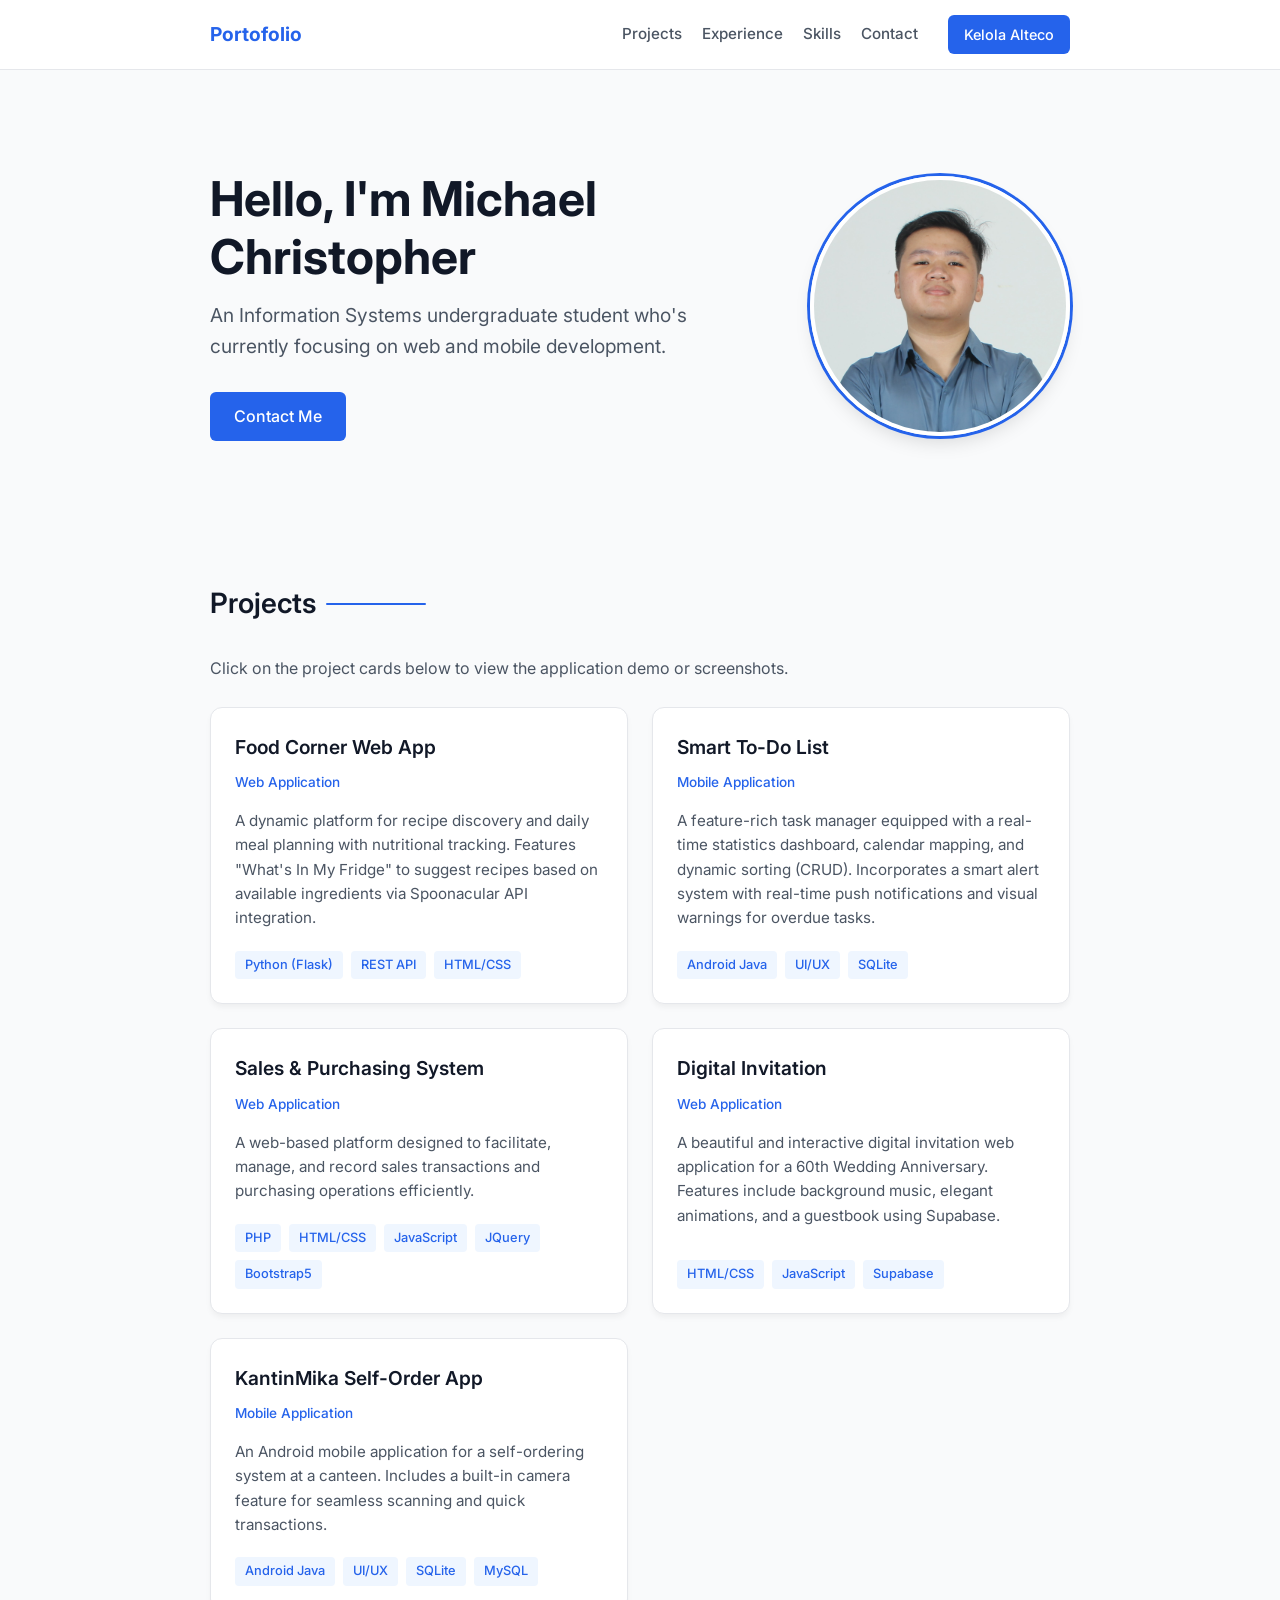
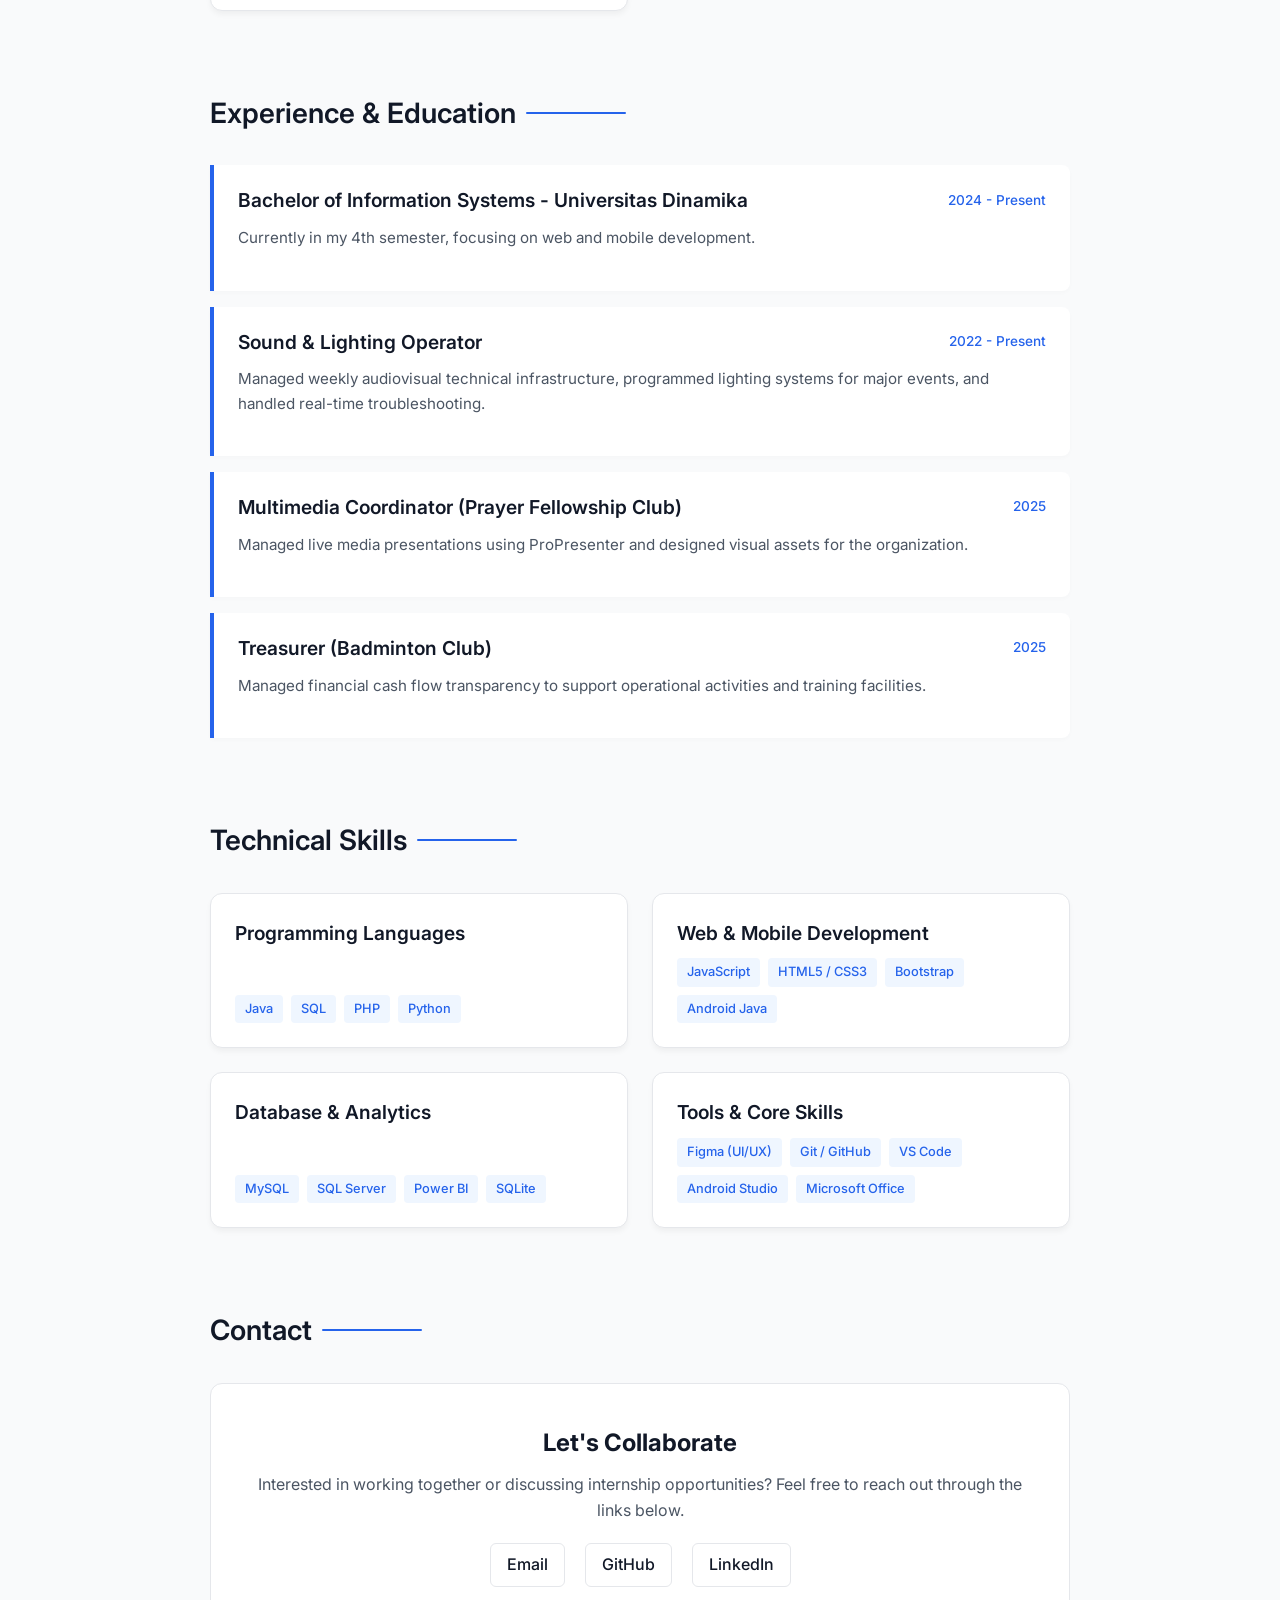
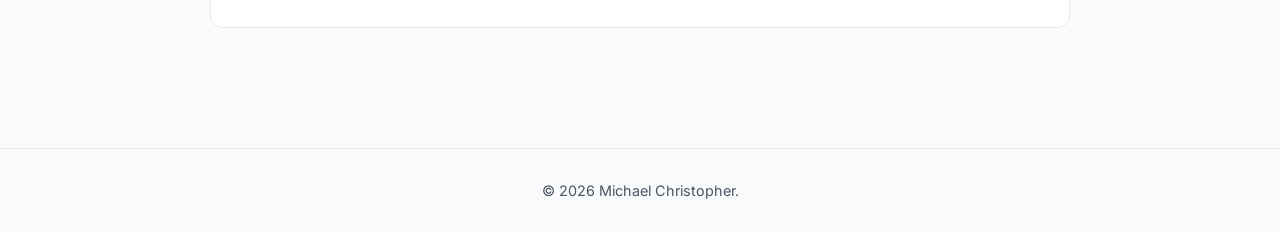
<file: index.html>
<!DOCTYPE html>
<html lang="en">

<head>
    <meta charset="UTF-8">
    <meta name="viewport" content="width=device-width, initial-scale=1.0">
    <title>Portfolio | Michael Christopher</title>
    <link rel="preconnect" href="https://fonts.googleapis.com">
    <link rel="preconnect" href="https://fonts.gstatic.com" crossorigin>
    <link href="https://fonts.googleapis.com/css2?family=Inter:wght@300;400;500;600;700&display=swap" rel="stylesheet">
    <link rel="stylesheet" href="style.css">
</head>

<body>

    <!-- Navigation -->
    <nav>
        <div class="nav-container">
            <a href="#" class="nav-logo">Portofolio</a>
            <div class="nav-links" style="align-items: center;">
                <a href="#projects">Projects</a>
                <a href="#experience">Experience</a>
                <a href="#skills">Skills</a>
                <a href="#contact">Contact</a>
                <a href="kelola-alteco/index.html" class="btn" style="padding: 8px 16px; margin-left: 10px; font-size: 0.9rem; color: white;">Kelola Alteco</a>
            </div>
        </div>
    </nav>

    <div class="container">

        <!-- Hero Section with Photo -->
        <section class="hero">
            <div class="hero-text">
                <h1>Hello, I'm Michael Christopher</h1>
                <p>An Information Systems undergraduate student who's currently focusing on web and mobile development.
                </p>
                <a href="#contact" class="btn">Contact Me</a>
            </div>
            <div class="hero-image-container">
                <img src="IMG_4250.JPG" alt="Profile Picture">
            </div>
        </section>

        <!-- Projects Section -->
        <section id="projects">
            <h2 class="section-title">Projects</h2>
            <p style="margin-bottom: 25px; color: var(--text-secondary);">Click on the project cards below to view the
                application demo or screenshots.</p>

            <div class="grid">

                <!-- Food Corner Project (VIDEO) -->
                <div class="card project-card" onclick="openLightbox('food-corner')">
                    <h3 class="card-title">Food Corner Web App</h3>
                    <span class="card-date">Web Application</span>
                    <p class="card-desc">A dynamic platform for recipe discovery and daily meal planning with
                        nutritional tracking. Features "What's In My Fridge" to suggest recipes based on available
                        ingredients via Spoonacular API integration.</p>
                    <div class="tags">
                        <span class="tag">Python (Flask)</span>
                        <span class="tag">REST API</span>
                        <span class="tag">HTML/CSS</span>
                    </div>
                </div>

                <!-- Smart To-Do List Project (IMAGES) -->
                <div class="card project-card" onclick="openLightbox('todo-list')">
                    <h3 class="card-title">Smart To-Do List</h3>
                    <span class="card-date">Mobile Application</span>
                    <p class="card-desc">A feature-rich task manager equipped with a real-time statistics dashboard,
                        calendar mapping, and dynamic sorting (CRUD). Incorporates a smart alert system with real-time
                        push notifications and visual warnings for overdue tasks.</p>
                    <div class="tags">
                        <span class="tag">Android Java</span>
                        <span class="tag">UI/UX</span>
                        <span class="tag">SQLite</span>
                    </div>
                </div>

                <!-- Sales & Purchasing Project (IMAGES) -->
                <div class="card project-card" onclick="openLightbox('sales-system')">
                    <h3 class="card-title">Sales & Purchasing System</h3>
                    <span class="card-date">Web Application</span>
                    <p class="card-desc">A web-based platform designed to facilitate, manage, and record sales
                        transactions and purchasing operations efficiently.</p>
                    <div class="tags">
                        <span class="tag">PHP</span>
                        <span class="tag">HTML/CSS</span>
                        <span class="tag">JavaScript</span>
                        <span class="tag">JQuery</span>
                        <span class="tag">Bootstrap5</span>
                    </div>
                </div>

                <!-- Digital Invitation Project (IMAGES) -->
                <div class="card project-card" onclick="openLightbox('digital-invitation')">
                    <h3 class="card-title">Digital Invitation</h3>
                    <span class="card-date">Web Application</span>
                    <p class="card-desc">A beautiful and interactive digital invitation web application for a 60th
                        Wedding Anniversary. Features include background music, elegant animations, and a guestbook
                        using Supabase.</p>
                    <div class="tags">
                        <span class="tag">HTML/CSS</span>
                        <span class="tag">JavaScript</span>
                        <span class="tag">Supabase</span>
                    </div>
                </div>

                <!-- Kantin Self-Order App (IMAGES) -->
                <div class="card project-card" onclick="openLightbox('canteen-app')">
                    <h3 class="card-title">KantinMika Self-Order App</h3>
                    <span class="card-date">Mobile Application</span>
                    <p class="card-desc">An Android mobile application for a self-ordering system at a canteen. Includes
                        a built-in camera feature for seamless scanning and quick transactions.</p>
                    <div class="tags">
                        <span class="tag">Android Java</span>
                        <span class="tag">UI/UX</span>
                        <span class="tag">SQLite</span>
                        <span class="tag">MySQL</span>
                    </div>
                </div>

            </div>
        </section>

        <!-- Experience & Education Section -->
        <section id="experience">
            <h2 class="section-title">Experience & Education</h2>

            <div class="list-item">
                <div class="list-header">
                    <h3 class="card-title" style="margin:0;">Bachelor of Information Systems - Universitas Dinamika</h3>
                    <span class="card-date" style="margin:0;">2024 - Present</span>
                </div>
                <p class="card-desc" style="margin-top:10px;">Currently in my 4th semester, focusing on web and mobile
                    development.</p>
            </div>

            <div class="list-item">
                <div class="list-header">
                    <h3 class="card-title" style="margin:0;">Sound & Lighting Operator</h3>
                    <span class="card-date" style="margin:0;">2022 - Present</span>
                </div>
                <p class="card-desc" style="margin-top:10px;">Managed weekly audiovisual technical infrastructure,
                    programmed lighting systems for major events, and handled real-time troubleshooting.</p>
            </div>

            <div class="list-item">
                <div class="list-header">
                    <h3 class="card-title" style="margin:0;">Multimedia Coordinator (Prayer Fellowship Club)</h3>
                    <span class="card-date" style="margin:0;">2025</span>
                </div>
                <p class="card-desc" style="margin-top:10px;">Managed live media presentations using ProPresenter and
                    designed visual assets for the organization.</p>
            </div>

            <div class="list-item">
                <div class="list-header">
                    <h3 class="card-title" style="margin:0;">Treasurer (Badminton Club)</h3>
                    <span class="card-date" style="margin:0;">2025</span>
                </div>
                <p class="card-desc" style="margin-top:10px;">Managed financial cash flow transparency to support
                    operational activities and training facilities.</p>
            </div>
        </section>

        <!-- Skills Section -->
        <section id="skills">
            <h2 class="section-title">Technical Skills</h2>
            <div class="grid">

                <div class="card">
                    <h3 class="card-title">Programming Languages</h3>
                    <div class="tags">
                        <span class="tag">Java</span>
                        <span class="tag">SQL</span>
                        <span class="tag">PHP</span>
                        <span class="tag">Python</span>
                    </div>
                </div>

                <div class="card">
                    <h3 class="card-title">Web & Mobile Development</h3>
                    <div class="tags">
                        <span class="tag">JavaScript</span>
                        <span class="tag">HTML5 / CSS3</span>
                        <span class="tag">Bootstrap</span>
                        <span class="tag">Android Java</span>
                    </div>
                </div>

                <div class="card">
                    <h3 class="card-title">Database & Analytics</h3>
                    <div class="tags">
                        <span class="tag">MySQL</span>
                        <span class="tag">SQL Server</span>
                        <span class="tag">Power BI</span>
                        <span class="tag">SQLite</span>
                    </div>
                </div>

                <div class="card">
                    <h3 class="card-title">Tools & Core Skills</h3>
                    <div class="tags">
                        <span class="tag">Figma (UI/UX)</span>
                        <span class="tag">Git / GitHub</span>
                        <span class="tag">VS Code</span>
                        <span class="tag">Android Studio</span>
                        <span class="tag">Microsoft Office</span>
                    </div>
                </div>

            </div>
        </section>

        <!-- Contact Section -->
        <section id="contact">
            <h2 class="section-title">Contact</h2>
            <div class="contact-box">
                <h3 style="margin-bottom: 10px; font-size: 1.5rem;">Let's Collaborate</h3>
                <p style="color: var(--text-secondary);">Interested in working together or discussing internship
                    opportunities? Feel free to reach out through the links below.</p>
                <div class="social-links">
                    <a href="mailto:mike170404@gmail.com">Email</a>
                    <a href="https://github.com/DroXoY" target="_blank">GitHub</a>
                    <a href="https://www.linkedin.com/in/michael-christopher-154060132/" target="_blank">LinkedIn</a>
                </div>
            </div>
        </section>

    </div>

    <!-- Footer -->
    <footer>
        <p>&copy; 2026 Michael Christopher.</p>
    </footer>

    <!-- The Lightbox Modal (Hidden by default) -->
    <div id="lightboxModal" class="modal">
        <div class="modal-content-wrapper">
            <span class="close-modal" onclick="closeLightbox()">&times;</span>

            <!-- Tempat untuk Gambar -->
            <img class="modal-content" id="lightboxImg">

            <!-- Tempat untuk Video YouTube atau Lokal -->
            <div id="videoWrapper" style="display:none;">
                <iframe id="lightboxVideo" width="100%" height="100%" src="" frameborder="0"
                    allow="accelerometer; autoplay; clipboard-write; encrypted-media; gyroscope; picture-in-picture"
                    allowfullscreen></iframe>
                <video id="lightboxLocalVideo" width="100%" height="100%" controls style="display:none;"></video>
            </div>

            <div class="image-counter" id="imageCounter"></div>

            <!-- Navigation Buttons -->
            <a class="prev" id="prevBtn" onclick="changeLightboxImage(-1)">&#10094;</a>
            <a class="next" id="nextBtn" onclick="changeLightboxImage(1)">&#10095;</a>
        </div>
    </div>

    <!-- JavaScript for Dynamic Media Lightbox -->
    <script>
        // Data Media Proyek: Bisa berisi link Video YouTube ATAU array file Gambar
        const projectMedia = {
            'food-corner': {
                type: 'video',
                // UBAH TAUTAN INI DENGAN TAUTAN EMBED YOUTUBE MILIKMU
                // Pastikan formatnya "https://www.youtube.com/embed/ID_VIDEO_KAMU"
                url: 'https://www.youtube.com/embed/8Z9wS2TDDh8'
            },
            'todo-list': {
                type: 'image',
                // Sesuaikan dengan nama screenshot aslimu di folder
                items: ['todo-1.jpg', 'todo-2.jpg', 'todo-3.jpg', 'todo-4.jpg']
            },
            'sales-system': {
                type: 'image',
                // Sesuaikan dengan nama screenshot aslimu di folder
                items: ['pweb-1.png', 'pweb-3.png', 'pweb-2.png']
            },
            'digital-invitation': {
                type: 'local_video',
                url: 'digital-invitation.mp4'
            },
            'canteen-app': {
                type: 'image',
                // Tambahkan screenshot kantin app di sini
                items: [
                    'kantin-1.jpg', 'kantin-2.jpg', 'kantin-3.jpg', 'kantin-4.jpg',
                    'kantin-5.jpg', 'kantin-6.jpg', 'kantin-7.jpg', 'kantin-8.jpg',
                    'kantin-9.jpg', 'kantin-10.jpg', 'kantin-11.jpg', 'kantin-12.jpg',
                    'kantin-13.jpg', 'kantin-14.jpg'
                ]
            }
        };

        let currentProjectKey = '';
        let currentImageIndex = 0;

        function openLightbox(projectKey) {
            currentProjectKey = projectKey;
            currentImageIndex = 0;
            const media = projectMedia[projectKey];

            if (media) {
                document.getElementById('lightboxModal').style.display = "block";
                document.body.style.overflow = "hidden"; // Mencegah scrolling latar belakang

                const imgElement = document.getElementById('lightboxImg');
                const videoWrapper = document.getElementById('videoWrapper');
                const videoElement = document.getElementById('lightboxVideo');
                const localVideoElement = document.getElementById('lightboxLocalVideo');
                const counterElement = document.getElementById('imageCounter');
                const prevBtn = document.getElementById('prevBtn');
                const nextBtn = document.getElementById('nextBtn');

                // Sembunyikan semua media terlebih dahulu
                imgElement.style.display = 'none';
                videoWrapper.style.display = 'none';
                videoElement.style.display = 'none';
                localVideoElement.style.display = 'none';
                videoElement.src = '';
                localVideoElement.src = '';

                // Logika jika media berupa Video YouTube
                if (media.type === 'video') {
                    videoWrapper.style.display = 'block';
                    videoElement.style.display = 'block';
                    videoElement.src = media.url; // Memasukkan URL video
                    counterElement.style.display = 'none';
                    prevBtn.style.display = 'none';
                    nextBtn.style.display = 'none';
                }
                // Logika jika media berupa Video Lokal (MP4)
                else if (media.type === 'local_video') {
                    videoWrapper.style.display = 'block';
                    localVideoElement.style.display = 'block';
                    localVideoElement.src = media.url;
                    counterElement.style.display = 'none';
                    prevBtn.style.display = 'none';
                    nextBtn.style.display = 'none';
                }
                // Logika jika media berupa Kumpulan Gambar
                else if (media.type === 'image') {
                    imgElement.style.display = 'block';
                    counterElement.style.display = 'block';

                    if (media.items.length > 1) {
                        prevBtn.style.display = 'flex';
                        nextBtn.style.display = 'flex';
                    } else {
                        prevBtn.style.display = 'none';
                        nextBtn.style.display = 'none';
                    }
                    updateLightboxView();
                }
            } else {
                alert("Media coming soon!");
            }
        }

        function closeLightbox() {
            document.getElementById('lightboxModal').style.display = "none";
            document.body.style.overflow = "auto";

            // SANGAT PENTING: Menghapus SRC iframe dan video agar berhenti memutar saat ditutup
            document.getElementById('lightboxVideo').src = '';
            document.getElementById('lightboxLocalVideo').src = '';
        }

        function changeLightboxImage(step) {
            const media = projectMedia[currentProjectKey];
            if (media.type !== 'image') return;

            currentImageIndex += step;
            if (currentImageIndex >= media.items.length) {
                currentImageIndex = 0;
            }
            if (currentImageIndex < 0) {
                currentImageIndex = media.items.length - 1;
            }
            updateLightboxView();
        }

        function updateLightboxView() {
            const media = projectMedia[currentProjectKey];
            if (media.type !== 'image') return;

            const imgElement = document.getElementById('lightboxImg');
            const counterElement = document.getElementById('imageCounter');

            imgElement.src = media.items[currentImageIndex];
            counterElement.innerHTML = (currentImageIndex + 1) + ' / ' + media.items.length;
        }

        // Menutup modal jika area gelap di luar gambar/video diklik
        window.onclick = function (event) {
            const modal = document.getElementById('lightboxModal');
            // Cek jika yang diklik adalah background hitam atau wrappernya
            if (event.target == modal || event.target.className == 'modal-content-wrapper') {
                closeLightbox();
            }
        }
    </script>

</body>

</html>
</file>
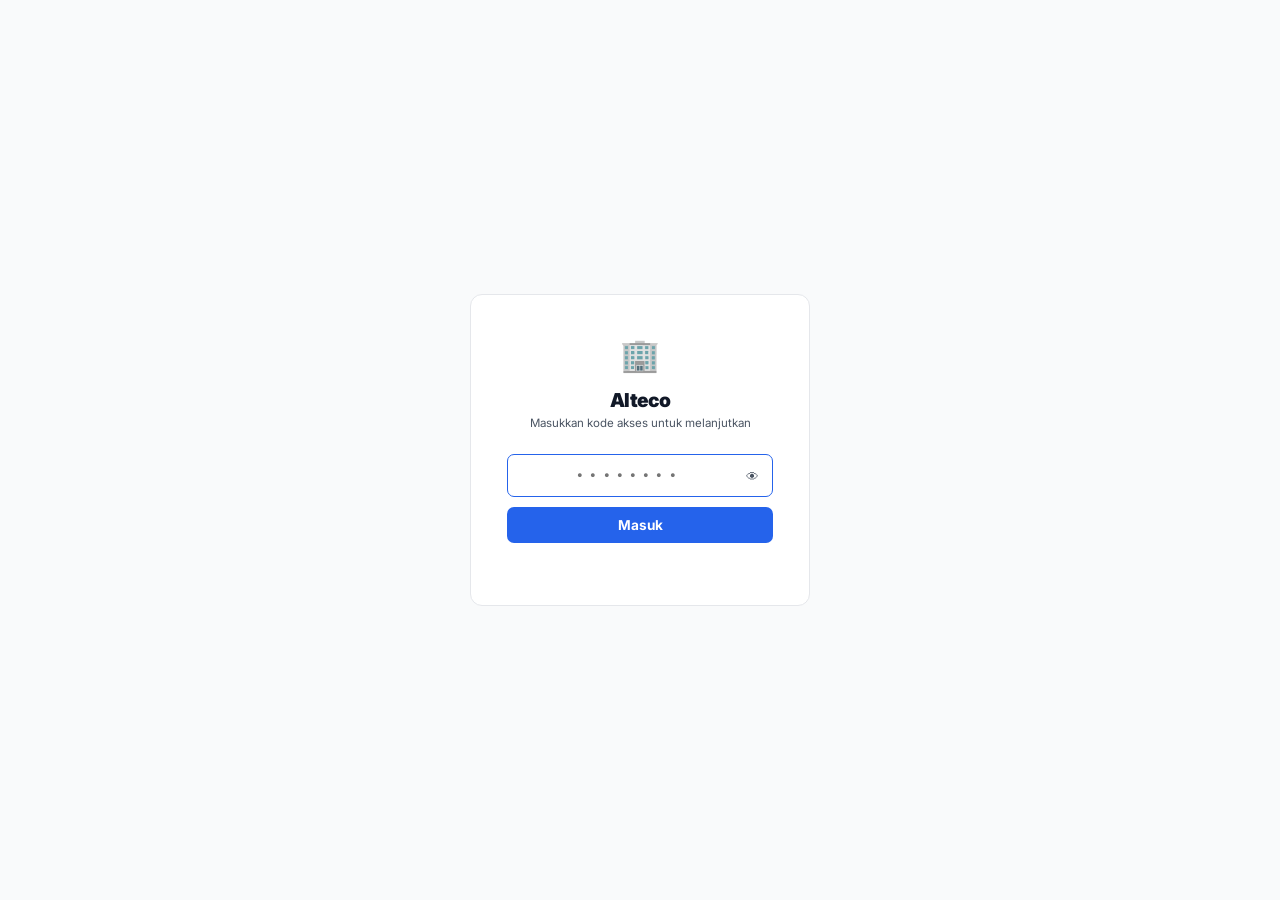
<file: kelola-alteco/index.html>
<!DOCTYPE html>
<html lang="id">

<head>
  <meta charset="UTF-8" />
  <meta name="viewport" content="width=device-width,initial-scale=1.0" />
  <title>Kelola Alteco</title>
  <link rel="preconnect" href="https://fonts.googleapis.com" />
  <link
    href="https://fonts.googleapis.com/css2?family=Inter:wght@400;500;600;700;800&family=JetBrains+Mono:wght@400;500&display=swap"
    rel="stylesheet" />
  <style>
    *,
    *::before,
    *::after {
      box-sizing: border-box;
      margin: 0;
      padding: 0
    }

    :root {
      --bg: #0b0b12;
      --surface: #12121c;
      --card: #181825;
      --bd: #23233a;
      --text: #e2e2f0;
      --muted: #9494b8;
      --dim: #5c5c7a;
      --accent: #2563eb;
      --accent2: #1d4ed8;
      --green: #34d399;
      --red: #f87171;
      --gold: #fbbf24;
      --blue: #60a5fa;
      --teal: #2dd4bf;
      --font: 'Inter', system-ui, sans-serif;
      --mono: 'JetBrains Mono', monospace;
    }

    [data-theme="light"] {
      --bg: #f9fafb;
      --surface: #ffffff;
      --card: #ffffff;
      --bd: #e5e7eb;
      --text: #111827;
      --muted: #4b5563;
      --dim: #9ca3af;
      --accent: #2563eb;
      --accent2: #1d4ed8;
      --green: #059669;
      --red: #dc2626;
      --gold: #ca8a04;
      --blue: #2563eb;
      --teal: #0d9488;
    }

    html,
    body {
      height: 100%;
      overflow: hidden
    }

    body {
      font-family: var(--font);
      background: var(--bg);
      color: var(--text);
      display: flex;
      flex-direction: column;
      transition: background .25s, color .25s
    }

    input,
    button,
    select,
    textarea {
      font-family: var(--font)
    }

    button {
      cursor: pointer
    }

    a {
      text-decoration: none;
      color: inherit
    }

    /* ── Gate ── */
    #gate {
      position: fixed;
      inset: 0;
      z-index: 200;
      background: var(--bg);
      display: flex;
      align-items: center;
      justify-content: center;
      padding: 24px;
      transition: background .25s
    }

    #gate.hidden {
      display: none
    }

    .gate-box {
      background: var(--surface);
      border: 1px solid var(--bd);
      border-radius: 12px;
      padding: 40px 36px;
      max-width: 340px;
      width: 100%;
      text-align: center
    }

    .gate-ico {
      font-size: 2rem;
      margin-bottom: 14px
    }

    .gate-org {
      font-size: 1.2rem;
      font-weight: 900;
      letter-spacing: -.03em;
      margin-bottom: 4px
    }

    .gate-sub {
      font-size: .72rem;
      color: var(--muted);
      margin-bottom: 24px;
      transition: color .25s
    }

    .gate-input {
      width: 100%;
      padding: 10px 14px;
      border-radius: 7px;
      border: 1px solid var(--bd);
      background: var(--card);
      color: var(--text);
      font-family: var(--mono);
      font-size: 1rem;
      letter-spacing: .2em;
      text-align: center;
      outline: none;
      transition: border-color .15s, background .25s;
      margin-bottom: 10px
    }

    .gate-input:focus {
      border-color: var(--accent)
    }

    .gate-input.error {
      border-color: var(--red);
      animation: shake .3s ease
    }

    @keyframes shake {

      0%,
      100% {
        transform: translateX(0)
      }

      25% {
        transform: translateX(-5px)
      }

      75% {
        transform: translateX(5px)
      }
    }

    .gate-btn {
      width: 100%;
      padding: 10px;
      border-radius: 7px;
      border: none;
      background: var(--accent);
      color: #fff;
      font-weight: 700;
      font-size: .85rem;
      transition: background .15s
    }

    .gate-btn:hover {
      background: var(--accent2)
    }

    .gate-err {
      font-size: .7rem;
      color: var(--red);
      margin-top: 8px;
      min-height: 14px
    }

    /* ── Modal ── */
    .modal {
      position: fixed;
      inset: 0;
      z-index: 100;
      display: flex;
      align-items: center;
      justify-content: center;
      padding: 20px
    }

    .modal.hidden {
      display: none
    }

    .modal-overlay {
      position: absolute;
      inset: 0;
      background: rgba(0, 0, 0, .65)
    }

    .modal-box {
      position: relative;
      background: var(--surface);
      border: 1px solid var(--bd);
      border-radius: 12px;
      width: 100%;
      max-width: 420px;
      max-height: 90vh;
      display: flex;
      flex-direction: column;
      z-index: 1;
      transition: background .25s
    }

    .modal-head {
      display: flex;
      align-items: center;
      padding: 16px 20px 12px;
      border-bottom: 1px solid var(--bd);
      transition: border-color .25s
    }

    .modal-title {
      font-size: .9rem;
      font-weight: 800;
      flex: 1
    }

    .modal-close {
      width: 26px;
      height: 26px;
      border-radius: 5px;
      border: 1px solid var(--bd);
      background: var(--card);
      color: var(--muted);
      font-size: .8rem;
      display: flex;
      align-items: center;
      justify-content: center;
      transition: all .15s
    }

    .modal-close:hover {
      background: var(--red);
      border-color: var(--red);
      color: #fff
    }

    .modal-body {
      padding: 18px 20px;
      display: flex;
      flex-direction: column;
      gap: 14px;
      overflow-y: auto;
      flex: 1;
      min-height: 0
    }

    .form-group {
      display: flex;
      flex-direction: column;
      gap: 5px
    }

    .form-label {
      font-size: .68rem;
      font-weight: 700;
      color: var(--muted);
      text-transform: uppercase;
      letter-spacing: .07em
    }

    .form-input,
    .form-select,
    .form-textarea {
      padding: 8px 12px;
      border-radius: 7px;
      border: 1px solid var(--bd);
      background: var(--card);
      color: var(--text);
      font-size: .82rem;
      outline: none;
      transition: border-color .15s, background .25s;
      width: 100%
    }

    .form-input:focus,
    .form-select:focus,
    .form-textarea:focus {
      border-color: var(--accent)
    }

    .form-textarea {
      resize: vertical;
      min-height: 60px;
      max-height: 120px
    }

    .repeater {
      display: flex;
      flex-direction: column;
      gap: 8px
    }

    .repeater-row {
      display: flex;
      gap: 6px;
      align-items: flex-start;
      background: var(--surface);
      border: 1px solid var(--bd);
      border-radius: 8px;
      padding: 10px 10px 10px 12px;
      transition: border-color .15s
    }

    .repeater-row:hover {
      border-color: var(--accent)
    }

    .repeater-fields {
      flex: 1;
      display: flex;
      flex-direction: column;
      gap: 6px
    }

    .repeater-del {
      flex-shrink: 0;
      width: 26px;
      height: 26px;
      border-radius: 5px;
      border: 1px solid var(--bd);
      background: transparent;
      color: var(--dim);
      font-size: 14px;
      cursor: pointer;
      display: flex;
      align-items: center;
      justify-content: center;
      transition: all .15s;
      margin-top: 1px
    }

    .repeater-del:hover {
      border-color: var(--red);
      color: var(--red)
    }

    .repeater-add {
      align-self: flex-start;
      margin-top: 2px;
      font-size: .72rem;
      font-weight: 600;
      padding: 4px 12px;
      border-radius: 6px;
      border: 1px dashed var(--bd);
      background: transparent;
      color: var(--muted);
      cursor: pointer;
      transition: all .15s
    }

    .repeater-add:hover {
      border-color: var(--accent);
      color: var(--accent)
    }

    input[type="date"].form-input {
      color-scheme: dark
    }

    [data-theme="light"] input[type="date"].form-input {
      color-scheme: light
    }

    .form-select option {
      background: var(--card)
    }

    .type-toggle {
      display: flex;
      gap: 6px
    }

    .type-btn {
      flex: 1;
      padding: 8px;
      border-radius: 7px;
      border: 1px solid var(--bd);
      background: var(--card);
      color: var(--muted);
      font-size: .78rem;
      font-weight: 600;
      transition: all .15s;
      text-align: center
    }

    .type-btn.active-recurring {
      background: rgba(108, 111, 245, .15);
      border-color: rgba(108, 111, 245, .4);
      color: var(--accent)
    }

    .type-btn.active-once {
      background: rgba(251, 191, 36, .12);
      border-color: rgba(251, 191, 36, .35);
      color: var(--gold)
    }

    .recur-row {
      display: flex;
      gap: 6px;
      flex-wrap: wrap
    }

    .recur-opt {
      font-size: .68rem;
      font-weight: 600;
      padding: 3px 10px;
      border-radius: 4px;
      border: 1px solid var(--bd);
      background: var(--card);
      color: var(--muted);
      cursor: pointer;
      transition: all .15s
    }

    .recur-opt.active {
      background: rgba(108, 111, 245, .15);
      border-color: rgba(108, 111, 245, .4);
      color: var(--accent)
    }

    .modal-foot {
      flex-shrink: 0;
      display: flex;
      gap: 8px;
      padding: 12px 20px 18px;
      justify-content: flex-end;
      border-top: 1px solid var(--bd)
    }

    .btn-cancel {
      padding: 8px 16px;
      border-radius: 7px;
      border: 1px solid var(--bd);
      background: transparent;
      color: var(--muted);
      font-size: .78rem;
      font-weight: 600;
      transition: all .15s
    }

    .btn-cancel:hover {
      border-color: var(--text);
      color: var(--text)
    }

    .btn-save {
      padding: 8px 18px;
      border-radius: 7px;
      border: none;
      background: var(--accent);
      color: #fff;
      font-size: .78rem;
      font-weight: 700;
      transition: background .15s
    }

    .btn-save:hover {
      background: var(--accent2)
    }

    /* ── Nav ── */
    .nav {
      flex-shrink: 0;
      display: flex;
      align-items: center;
      gap: 10px;
      padding: 10px 20px;
      background: var(--surface);
      border-bottom: 1px solid var(--bd);
      transition: background .25s, border-color .25s
    }

    .nav-back {
      font-size: .72rem;
      font-weight: 600;
      color: var(--muted);
      padding: 4px 12px;
      border: 1px solid var(--bd);
      border-radius: 5px;
      text-decoration: none;
      transition: color .15s, border-color .15s
    }

    .nav-back:hover {
      color: var(--accent);
      border-color: var(--accent)
    }

    .nav-title {
      font-size: .82rem;
      font-weight: 700
    }

    .nav-spacer {
      flex: 1
    }

    .nav-role-badge {
      font-size: .6rem;
      font-weight: 700;
      padding: 2px 8px;
      border-radius: 10px;
      border: 1px solid;
      letter-spacing: .05em;
      text-transform: uppercase
    }

    .nav-role-badge.admin {
      background: rgba(251, 191, 36, .12);
      border-color: rgba(251, 191, 36, .35);
      color: var(--gold)
    }

    .nav-role-badge.viewer {
      background: rgba(148, 148, 184, .08);
      border-color: var(--bd);
      color: var(--dim)
    }

    .theme-btn {
      width: 30px;
      height: 30px;
      border-radius: 6px;
      border: 1px solid var(--bd);
      background: var(--card);
      color: var(--dim);
      cursor: pointer;
      display: flex;
      align-items: center;
      justify-content: center;
      transition: background .2s, border-color .2s, color .2s;
      font-size: 14px;
      line-height: 1
    }

    .theme-btn:hover {
      background: var(--accent);
      border-color: var(--accent);
      color: #fff
    }

    /* ── App ── */
    .app {
      flex: 1;
      display: flex;
      overflow: hidden
    }

    /* ── Sidebar ── */
    .sidebar {
      width: 210px;
      flex-shrink: 0;
      border-right: 1px solid var(--bd);
      display: flex;
      flex-direction: column;
      overflow: hidden;
      background: var(--surface);
      transition: background .25s, border-color .25s
    }

    .sidebar-head {
      padding: 10px 12px 6px;
      flex-shrink: 0;
      display: flex;
      align-items: center;
      transition: border-color .25s
    }

    .feature-nav {
      display: flex;
      flex-direction: column;
      gap: 2px;
      padding: 4px 6px 6px;
      flex-shrink: 0;
      border-bottom: 1px solid var(--bd);
      transition: border-color .25s
    }

    .feature-nav-item {
      display: flex;
      align-items: center;
      gap: 8px;
      padding: 6px 10px;
      border-radius: 6px;
      border: none;
      background: transparent;
      color: var(--muted);
      cursor: pointer;
      text-align: left;
      width: 100%;
      transition: background .15s, color .15s;
      font-size: .78rem;
      font-weight: 500
    }

    .feature-nav-item:hover {
      background: var(--card);
      color: var(--text)
    }

    .feature-nav-item.active {
      background: rgba(108, 111, 245, .12);
      color: var(--accent);
      font-weight: 600
    }

    .feature-nav-ico {
      font-size: .9rem;
      flex-shrink: 0;
      width: 18px;
      text-align: center
    }

    .feature-nav-label {
      flex: 1
    }

    .sidebar-head-title {
      font-size: .62rem;
      font-weight: 700;
      letter-spacing: .1em;
      text-transform: uppercase;
      color: var(--dim);
      flex: 1
    }

    .add-btn {
      font-size: .68rem;
      font-weight: 700;
      padding: 2px 8px;
      border-radius: 4px;
      border: 1px solid var(--bd);
      background: var(--card);
      color: var(--muted);
      transition: all .15s
    }

    .add-btn:hover {
      border-color: var(--accent);
      color: var(--accent)
    }

    .admin-only {
      display: none !important
    }

    body.is-admin .admin-only {
      display: flex !important
    }

    .viewer-only {
      display: flex
    }

    body.is-admin .viewer-only {
      display: none !important
    }

    .all-item {
      display: flex;
      align-items: center;
      gap: 8px;
      padding: 7px 10px;
      border-radius: 6px;
      cursor: pointer;
      margin: 6px 6px 2px;
      border: 1px solid transparent;
      transition: background .15s
    }

    .all-item:hover {
      background: var(--card)
    }

    .all-item.active {
      background: rgba(108, 111, 245, .12);
      border-color: rgba(108, 111, 245, .25)
    }

    .all-item.active .all-label {
      color: var(--accent)
    }

    .all-avatar {
      width: 26px;
      height: 26px;
      border-radius: 50%;
      background: var(--bd);
      display: flex;
      align-items: center;
      justify-content: center;
      font-size: .68rem;
      flex-shrink: 0
    }

    .all-item.active .all-avatar {
      background: rgba(108, 111, 245, .2);
      border: 1px solid rgba(108, 111, 245, .35)
    }

    .all-label {
      font-size: .78rem;
      font-weight: 700;
      flex: 1
    }

    .all-count {
      font-size: .6rem;
      font-family: var(--mono);
      color: var(--dim)
    }

    .divider {
      height: 1px;
      background: var(--bd);
      margin: 4px 10px;
      transition: background .25s
    }

    .people-scroll {
      flex: 1;
      overflow-y: auto;
      padding: 4px 6px 6px
    }

    .kelompok-block {
      margin-bottom: 4px
    }

    .kelompok-label {
      display: flex;
      align-items: center;
      gap: 5px;
      padding: 6px 10px 3px;
      font-size: .6rem;
      font-weight: 700;
      letter-spacing: .1em;
      text-transform: uppercase;
      color: var(--dim)
    }

    .kelompok-chevron {
      font-size: .5rem;
      flex-shrink: 0;
      transition: transform .2s;
      display: inline-block
    }

    .kelompok-body {
      overflow: hidden
    }

    .kelompok-name-text {
      flex: 1
    }

    .grp-actions {
      display: flex;
      gap: 2px;
      align-items: center;
      opacity: 0;
      transition: opacity .15s
    }

    .kelompok-label:hover .grp-actions {
      opacity: 1
    }

    .grp-act-btn {
      width: 16px;
      height: 16px;
      border-radius: 3px;
      border: none;
      background: transparent;
      color: var(--dim);
      font-size: .6rem;
      display: flex;
      align-items: center;
      justify-content: center;
      transition: color .15s
    }

    .grp-act-btn:hover {
      color: var(--text)
    }

    .grp-act-btn.del:hover {
      color: var(--red)
    }

    .member-item {
      display: flex;
      align-items: center;
      gap: 7px;
      padding: 6px 10px;
      border-radius: 6px;
      cursor: pointer;
      border: 1px solid transparent;
      transition: background .15s
    }

    .member-item:hover {
      background: var(--card)
    }

    .member-item.active {
      background: rgba(108, 111, 245, .12);
      border-color: rgba(108, 111, 245, .25)
    }

    .member-item.active .member-name {
      color: var(--accent)
    }

    .member-avatar {
      width: 24px;
      height: 24px;
      border-radius: 50%;
      display: flex;
      align-items: center;
      justify-content: center;
      font-size: .6rem;
      font-weight: 700;
      flex-shrink: 0;
      background: var(--bd);
      color: var(--text)
    }

    .member-item.active .member-avatar {
      background: rgba(108, 111, 245, .2);
      border: 1px solid rgba(108, 111, 245, .35);
      color: var(--accent)
    }

    .member-info {
      flex: 1;
      min-width: 0
    }

    .member-name {
      font-size: .75rem;
      font-weight: 600;
      white-space: nowrap;
      overflow: hidden;
      text-overflow: ellipsis
    }

    .member-role {
      font-size: .6rem;
      color: var(--dim);
      white-space: nowrap;
      overflow: hidden;
      text-overflow: ellipsis;
      transition: color .25s
    }

    .member-task-count {
      font-size: .58rem;
      font-family: var(--mono);
      color: var(--dim);
      flex-shrink: 0
    }

    .member-actions {
      display: none;
      gap: 2px;
      flex-shrink: 0
    }

    .member-item:hover .member-actions {
      display: flex
    }

    .member-item:hover .member-task-count {
      display: none
    }

    .m-act-btn {
      width: 16px;
      height: 16px;
      border-radius: 3px;
      border: none;
      background: transparent;
      color: var(--dim);
      font-size: .6rem;
      display: flex;
      align-items: center;
      justify-content: center
    }

    .m-act-btn:hover {
      color: var(--text)
    }

    .m-act-btn.del:hover {
      color: var(--red)
    }

    /* ── Main ── */
    .main {
      flex: 1;
      display: flex;
      flex-direction: column;
      overflow: hidden
    }

    .main-empty {
      flex: 1;
      display: flex;
      flex-direction: column;
      align-items: center;
      justify-content: center;
      gap: 6px;
      color: var(--dim);
      text-align: center;
      padding: 24px
    }

    .main-empty .ico {
      font-size: 2rem;
      margin-bottom: 8px
    }

    .main-empty p {
      font-size: .75rem;
      line-height: 1.6;
      max-width: 220px
    }

    /* Member header */
    .member-header {
      padding: 14px 18px 12px;
      border-bottom: 1px solid var(--bd);
      flex-shrink: 0;
      display: flex;
      align-items: center;
      gap: 12px;
      transition: border-color .25s
    }

    .mh-avatar {
      width: 38px;
      height: 38px;
      border-radius: 50%;
      background: rgba(108, 111, 245, .15);
      border: 1px solid rgba(108, 111, 245, .3);
      display: flex;
      align-items: center;
      justify-content: center;
      font-size: .8rem;
      font-weight: 700;
      color: var(--accent);
      flex-shrink: 0
    }

    .mh-name {
      font-size: .95rem;
      font-weight: 800;
      letter-spacing: -.01em
    }

    .mh-sub {
      font-size: .68rem;
      color: var(--muted);
      margin-top: 1px;
      transition: color .25s
    }

    .mh-spacer {
      flex: 1
    }

    .mh-actions {
      display: flex;
      gap: 6px;
      align-items: center
    }

    .icon-btn {
      width: 28px;
      height: 28px;
      border-radius: 5px;
      border: 1px solid var(--bd);
      background: var(--card);
      color: var(--muted);
      display: flex;
      align-items: center;
      justify-content: center;
      font-size: .8rem;
      transition: all .15s
    }

    .icon-btn:hover {
      border-color: var(--accent);
      color: var(--accent)
    }

    .icon-btn.danger:hover {
      border-color: var(--red);
      color: var(--red)
    }

    /* Task area */
    .task-area {
      flex: 1;
      overflow-y: auto;
      padding: 10px 14px 16px
    }

    /* Filter row */
    .filter-row {
      display: flex;
      align-items: center;
      gap: 6px;
      padding: 8px 14px;
      border-bottom: 1px solid var(--bd);
      flex-shrink: 0;
      transition: border-color .25s;
      flex-wrap: wrap
    }

    .filter-label {
      font-size: .62rem;
      font-weight: 700;
      color: var(--dim);
      text-transform: uppercase;
      letter-spacing: .08em
    }

    .search-input {
      flex: 1;
      min-width: 100px;
      padding: 4px 10px;
      border-radius: 5px;
      border: 1px solid var(--bd);
      background: var(--card);
      color: var(--text);
      font-size: .74rem;
      outline: none;
      transition: border-color .15s, background .25s
    }

    .member-search-wrap {
      position: relative;
      min-width: 130px;
      max-width: 190px
    }

    .member-search-input {
      width: 100%;
      padding: 4px 10px;
      border-radius: 5px;
      border: 1px solid var(--bd);
      background: var(--card);
      color: var(--text);
      font-size: .74rem;
      outline: none;
      transition: border-color .15s, background .25s
    }

    .member-search-input:focus {
      border-color: var(--accent)
    }

    .member-search-input::placeholder {
      color: var(--dim)
    }

    .member-search-list {
      position: fixed;
      background: var(--surface);
      border: 1px solid var(--bd);
      border-radius: 7px;
      z-index: 9000;
      max-height: 220px;
      overflow-y: auto;
      box-shadow: 0 6px 20px rgba(0, 0, 0, .35);
      display: none
    }

    .member-search-item {
      padding: 6px 12px;
      font-size: .78rem;
      cursor: pointer;
      white-space: nowrap;
      transition: background .1s
    }

    .member-search-item:hover,
    .member-search-item.selected {
      background: rgba(108, 111, 245, .15);
      color: var(--accent)
    }

    .search-input:focus {
      border-color: var(--accent)
    }

    .search-input::placeholder {
      color: var(--dim)
    }

    .filter-divider {
      width: 1px;
      height: 16px;
      background: var(--bd);
      flex-shrink: 0
    }

    .filter-btn {
      font-size: .64rem;
      font-weight: 600;
      padding: 3px 9px;
      border-radius: 4px;
      border: 1px solid var(--bd);
      background: var(--card);
      color: var(--muted);
      transition: all .15s
    }

    .filter-btn.active {
      background: var(--accent);
      border-color: var(--accent);
      color: #fff
    }

    /* ── Asset view ── */
    .asset-view {
      flex: 1;
      overflow-y: auto;
      padding: 14px 18px
    }

    .asset-toolbar {
      display: flex;
      align-items: center;
      gap: 8px;
      margin-bottom: 8px;
      flex-wrap: wrap
    }

    .asset-toolbar-title {
      font-size: .82rem;
      font-weight: 800;
      flex: 1
    }

    .asset-search {
      flex: 1;
      min-width: 120px;
      padding: 5px 10px;
      border-radius: 6px;
      border: 1px solid var(--bd);
      background: var(--card);
      color: var(--text);
      font-size: .76rem;
      outline: none;
      transition: border-color .15s
    }

    .asset-search:focus {
      border-color: var(--accent)
    }

    .asset-search::placeholder {
      color: var(--dim)
    }

    .asset-cat-select {
      padding: 5px 8px;
      border-radius: 6px;
      border: 1px solid var(--bd);
      background: var(--card);
      color: var(--text);
      font-size: .76rem;
      outline: none;
      transition: border-color .15s
    }

    .asset-cat-select:focus {
      border-color: var(--accent)
    }

    .asset-cat-select option {
      background: var(--card)
    }

    .asset-table {
      width: 100%;
      border-collapse: collapse;
      font-size: .78rem
    }

    .asset-table th {
      text-align: left;
      font-size: .6rem;
      font-weight: 700;
      letter-spacing: .08em;
      text-transform: uppercase;
      color: var(--muted);
      padding: 6px 10px;
      border-bottom: 1px solid var(--bd)
    }

    .asset-table td {
      padding: 8px 10px;
      border-bottom: 1px solid var(--bd);
      vertical-align: middle
    }

    .asset-table tr:last-child td {
      border-bottom: none
    }

    .asset-table tr:hover td {
      background: var(--card)
    }

    .asset-cond {
      font-size: .6rem;
      font-weight: 700;
      padding: 2px 7px;
      border-radius: 4px;
      border: 1px solid transparent
    }

    .asset-cond.baik {
      background: rgba(52, 211, 153, .12);
      border-color: rgba(52, 211, 153, .3);
      color: var(--green)
    }

    .asset-cond.ringan {
      background: rgba(251, 191, 36, .12);
      border-color: rgba(251, 191, 36, .3);
      color: var(--gold)
    }

    .asset-cond.berat {
      background: rgba(239, 68, 68, .12);
      border-color: rgba(239, 68, 68, .3);
      color: var(--red)
    }

    .asset-act-btn {
      width: 22px;
      height: 22px;
      border-radius: 4px;
      border: 1px solid var(--bd);
      background: transparent;
      color: var(--dim);
      font-size: .7rem;
      cursor: pointer;
      display: inline-flex;
      align-items: center;
      justify-content: center;
      transition: all .15s
    }

    .asset-act-btn:hover {
      border-color: var(--accent);
      color: var(--accent)
    }

    .asset-act-btn.del:hover {
      border-color: var(--red);
      color: var(--red)
    }

    .asset-empty {
      text-align: center;
      color: var(--dim);
      font-size: .78rem;
      padding: 40px 0
    }

    /* ── Org chart ── */
    .org-view {
      flex: 1;
      overflow: auto;
      padding: 32px 24px
    }

    .org-level-row {
      display: flex;
      gap: 16px;
      justify-content: center;
      flex-shrink: 0
    }

    .org-root-node {
      background: var(--accent);
      color: #fff;
      border-radius: 10px;
      padding: 10px 24px;
      font-size: .9rem;
      font-weight: 800;
      letter-spacing: -.01em;
      text-align: center;
      flex-shrink: 0
    }

    .org-level-row {
      display: flex;
      gap: 16px;
      justify-content: center;
      flex-shrink: 0
    }

    .org-kelompok-node {
      background: var(--surface);
      border: 2px solid var(--accent);
      border-radius: 8px;
      padding: 8px 14px;
      font-size: .74rem;
      font-weight: 700;
      color: var(--accent);
      text-align: center;
      width: 148px;
      flex-shrink: 0;
      cursor: pointer;
      user-select: none;
      transition: background .15s, border-color .15s
    }

    .org-kelompok-node.depth-1 {
      background: var(--card);
      border: 1.5px solid var(--bd);
      color: var(--muted)
    }

    .org-kelompok-node:hover {
      background: rgba(108, 111, 245, .15);
      border-color: var(--accent);
      color: var(--accent)
    }

    .org-k-name {
      font-size: .78rem;
      font-weight: 700
    }

    .org-k-meta {
      font-size: .6rem;
      color: var(--muted);
      margin-top: 3px;
      font-family: var(--mono)
    }

    /* modal anggota list */
    .modal-member-list {
      display: flex;
      flex-direction: column;
      gap: 6px;
      max-height: 340px;
      overflow-y: auto
    }

    .modal-member-row {
      display: flex;
      align-items: center;
      gap: 10px;
      padding: 8px 12px;
      border-radius: 7px;
      border: 1px solid var(--bd);
      background: var(--card);
      cursor: pointer;
      transition: border-color .15s
    }

    .modal-member-row:hover {
      border-color: var(--accent)
    }

    .modal-member-av {
      width: 28px;
      height: 28px;
      border-radius: 50%;
      background: rgba(108, 111, 245, .15);
      border: 1px solid rgba(108, 111, 245, .3);
      display: flex;
      align-items: center;
      justify-content: center;
      font-size: .66rem;
      font-weight: 700;
      color: var(--accent);
      flex-shrink: 0
    }

    .modal-member-info {
      flex: 1;
      min-width: 0
    }

    .modal-member-name {
      font-size: .8rem;
      font-weight: 600
    }

    .modal-member-role {
      font-size: .62rem;
      color: var(--dim)
    }

    .modal-member-tasks {
      font-size: .6rem;
      font-family: var(--mono);
      color: var(--dim);
      flex-shrink: 0;
      display: flex;
      gap: 6px;
      align-items: center
    }

    /* sidebar indent */
    .kelompok-children {
      padding-left: 14px;
      border-left: 1px solid var(--bd);
      margin-left: 14px;
      margin-bottom: 4px;
      transition: border-color .25s
    }

    /* order btns */
    .grp-order-btn {
      width: 14px;
      height: 14px;
      border-radius: 2px;
      border: none;
      background: transparent;
      color: var(--dim);
      font-size: .55rem;
      display: flex;
      align-items: center;
      justify-content: center;
      line-height: 1;
      padding: 0
    }

    .grp-order-btn:hover {
      color: var(--text)
    }

    .task-add-btn-row {
      flex-shrink: 0;
      padding: 8px 14px;
      border-bottom: 1px solid var(--bd);
      transition: border-color .25s
    }

    .task-add-inline-btn {
      font-size: .72rem;
      font-weight: 600;
      padding: 5px 12px;
      border-radius: 6px;
      border: 1px dashed var(--bd);
      background: transparent;
      color: var(--muted);
      width: 100%;
      text-align: left;
      transition: all .15s;
      display: flex;
      align-items: center;
      gap: 6px
    }

    .task-add-inline-btn:hover {
      border-color: var(--accent);
      color: var(--accent)
    }

    /* Section header inside task area */
    .task-section {
      margin-bottom: 4px
    }

    .task-section-header {
      display: flex;
      align-items: center;
      gap: 8px;
      padding: 10px 2px 5px;
      border-bottom: 1px solid var(--bd);
      margin-bottom: 4px;
      transition: border-color .25s
    }

    .task-section-ico {
      font-size: .85rem
    }

    .task-section-label {
      font-size: .7rem;
      font-weight: 700;
      letter-spacing: .04em;
      color: var(--muted)
    }

    .task-section-count {
      font-size: .6rem;
      font-family: var(--mono);
      color: var(--dim);
      background: var(--card);
      padding: 1px 7px;
      border-radius: 8px;
      border: 1px solid var(--bd)
    }

    /* Task card */
    .task-card {
      display: flex;
      align-items: flex-start;
      gap: 10px;
      padding: 10px 12px;
      border-radius: 8px;
      border: 1px solid var(--bd);
      background: var(--card);
      margin-bottom: 6px;
      transition: border-color .15s, background .25s;
      position: relative;
    }

    .task-card:hover {
      border-color: var(--accent)
    }

    .task-left-bar {
      width: 3px;
      border-radius: 2px;
      flex-shrink: 0;
      align-self: stretch;
      min-height: 24px
    }

    .task-recurring-bar {
      background: var(--accent)
    }

    .task-once-bar {
      background: var(--gold)
    }

    .task-body {
      flex: 1;
      min-width: 0
    }

    .task-title {
      font-size: .82rem;
      font-weight: 600;
      line-height: 1.45;
      word-break: break-word
    }

    .task-badges {
      display: flex;
      flex-wrap: wrap;
      gap: 4px;
      margin-top: 5px;
      align-items: center
    }

    .task-type-badge {
      font-size: .58rem;
      font-weight: 700;
      padding: 2px 7px;
      border-radius: 3px;
      letter-spacing: .04em;
      text-transform: uppercase;
      border: 1px solid
    }

    .badge-recurring {
      background: rgba(108, 111, 245, .12);
      border-color: rgba(108, 111, 245, .3);
      color: var(--accent)
    }

    .badge-once {
      background: rgba(251, 191, 36, .1);
      border-color: rgba(251, 191, 36, .3);
      color: var(--gold)
    }

    .task-recur-detail {
      font-size: .62rem;
      color: var(--muted);
      font-family: var(--mono)
    }

    .task-notes {
      font-size: .72rem;
      color: var(--muted);
      margin-top: 4px;
      line-height: 1.55;
      transition: color .25s;
      white-space: pre-wrap
    }

    .task-person-chip {
      font-size: .6rem;
      font-weight: 600;
      padding: 1px 7px;
      border-radius: 10px;
      background: var(--surface);
      border: 1px solid var(--bd);
      color: var(--muted);
      white-space: nowrap
    }

    .task-card-actions {
      display: flex;
      gap: 3px;
      opacity: 0;
      transition: opacity .15s;
      flex-shrink: 0
    }

    .task-card:hover .task-card-actions {
      opacity: 1
    }

    .tc-act {
      width: 22px;
      height: 22px;
      border-radius: 4px;
      border: none;
      background: transparent;
      color: var(--dim);
      font-size: .7rem;
      display: flex;
      align-items: center;
      justify-content: center;
      transition: all .15s
    }

    .tc-act:hover {
      background: var(--surface);
      color: var(--text)
    }

    .tc-act.del:hover {
      background: rgba(248, 113, 113, .1);
      color: var(--red)
    }

    /* All view group header */
    .group-header {
      display: flex;
      align-items: center;
      gap: 8px;
      padding: 10px 2px 5px;
      border-bottom: 1px solid var(--bd);
      margin: 10px 0 6px;
      transition: border-color .25s
    }

    .group-header:first-child {
      margin-top: 0
    }

    .group-avatar {
      width: 22px;
      height: 22px;
      border-radius: 50%;
      background: rgba(108, 111, 245, .18);
      border: 1px solid rgba(108, 111, 245, .3);
      display: flex;
      align-items: center;
      justify-content: center;
      font-size: .58rem;
      font-weight: 700;
      color: var(--accent)
    }

    .group-name {
      font-size: .74rem;
      font-weight: 700;
      flex: 1
    }

    .group-role {
      font-size: .62rem;
      color: var(--dim)
    }

    .group-count {
      font-size: .6rem;
      font-family: var(--mono);
      color: var(--dim);
      background: var(--card);
      padding: 1px 7px;
      border-radius: 8px;
      border: 1px solid var(--bd)
    }

    .group-empty {
      font-size: .72rem;
      color: var(--dim);
      padding: 6px 2px 10px
    }

    ::-webkit-scrollbar {
      width: 4px
    }

    ::-webkit-scrollbar-track {
      background: transparent
    }

    ::-webkit-scrollbar-thumb {
      background: var(--bd);
      border-radius: 2px
    }

    .bell-btn {
      position: relative;
      background: none;
      border: none;
      font-size: 1.1rem;
      padding: 4px 6px;
      cursor: pointer;
      color: var(--muted);
      transition: color .15s
    }

    .bell-btn:hover {
      color: var(--text)
    }

    .bell-badge {
      position: absolute;
      top: 0;
      right: 0;
      background: var(--red);
      color: #fff;
      font-size: .55rem;
      font-weight: 700;
      border-radius: 50%;
      width: 14px;
      height: 14px;
      align-items: center;
      justify-content: center;
      line-height: 1
    }

    .info-event-card {
      background: var(--card);
      border: 1px solid var(--bd);
      border-radius: 8px;
      padding: 12px 14px;
      margin-bottom: 8px;
      transition: border-color .15s
    }

    .info-event-card:hover {
      border-color: var(--accent)
    }

    .info-event-title {
      font-weight: 700;
      font-size: .88rem;
      margin-bottom: 4px
    }

    .info-event-meta {
      font-size: .72rem;
      color: var(--muted);
      display: flex;
      gap: 8px;
      align-items: center;
      flex-wrap: wrap
    }

    .info-event-badge {
      font-size: .66rem;
      font-weight: 700;
      padding: 2px 7px;
      border-radius: 4px;
      border: 1px solid transparent
    }

    .info-today {
      background: rgba(52, 211, 153, .12);
      border-color: rgba(52, 211, 153, .3);
      color: var(--green)
    }

    .info-soon {
      background: rgba(251, 191, 36, .12);
      border-color: rgba(251, 191, 36, .3);
      color: var(--gold)
    }

    .info-recur {
      background: rgba(108, 111, 245, .12);
      border-color: rgba(108, 111, 245, .3);
      color: var(--accent)
    }

    .info-past {
      background: rgba(92, 92, 122, .12);
      border-color: rgba(92, 92, 122, .3);
      color: var(--dim)
    }

    .settings-card {
      background: var(--card);
      border: 1px solid var(--bd);
      border-radius: 12px;
      padding: 6px 18px 18px;
      margin-bottom: 14px;
      max-width: 640px
    }

    .settings-section {
      margin-bottom: 0
    }

    .settings-section-title {
      font-size: .68rem;
      font-weight: 700;
      letter-spacing: .08em;
      text-transform: uppercase;
      color: var(--dim);
      margin: 14px 0 2px;
      padding-bottom: 8px;
      border-bottom: 1px solid var(--bd)
    }

    .settings-row {
      display: flex;
      align-items: center;
      justify-content: space-between;
      padding: 12px 0;
      border-bottom: 1px solid var(--bd)
    }

    .settings-row:last-child {
      border-bottom: none
    }

    .settings-row-label {
      font-size: .82rem;
      font-weight: 600
    }

    .settings-row-desc {
      font-size: .7rem;
      color: var(--muted);
      margin-top: 2px
    }

    .toggle-wrap {
      position: relative;
      width: 40px;
      height: 22px;
      flex-shrink: 0
    }

    .toggle-inp {
      opacity: 0;
      width: 0;
      height: 0;
      position: absolute
    }

    .toggle-track {
      position: absolute;
      inset: 0;
      border-radius: 11px;
      background: var(--bd);
      cursor: pointer;
      transition: background .2s
    }

    .toggle-inp:checked+.toggle-track {
      background: var(--accent)
    }

    .toggle-track::after {
      content: '';
      position: absolute;
      top: 3px;
      left: 3px;
      width: 16px;
      height: 16px;
      border-radius: 50%;
      background: #fff;
      transition: transform .2s
    }

    .toggle-inp:checked+.toggle-track::after {
      transform: translateX(18px)
    }

    @media(max-width:640px) {
      .sidebar {
        width: 100%;
        height: 210px;
        flex-shrink: 0;
        border-right: none;
        border-top: 1px solid var(--bd);
        order: 2
      }

      .app {
        flex-direction: column
      }

      .main {
        order: 1
      }
    }

    /* ── Project Access visibility ── */
    .project-access {
      display: none !important
    }

    body.is-admin .project-access,
    body.is-viewer .project-access {
      display: flex !important
    }

    /* ── Gate password toggle ── */
    .pw-wrap {
      position: relative;
      width: 100%;
      margin-bottom: 10px
    }

    .pw-wrap .gate-input {
      margin-bottom: 0;
      padding-right: 38px
    }

    .pw-toggle {
      position: absolute;
      right: 10px;
      top: 50%;
      transform: translateY(-50%);
      background: none;
      border: none;
      color: var(--muted);
      cursor: pointer;
      font-size: .8rem;
      padding: 2px 4px;
      transition: color .15s
    }

    .pw-toggle:hover {
      color: var(--text)
    }

    /* ── Gate mode tabs ── */
    .gate-mode-tabs {
      display: flex;
      gap: 4px;
      margin-bottom: 18px;
      background: var(--card);
      border-radius: 8px;
      padding: 3px
    }

    .gate-mode-tab {
      flex: 1;
      padding: 6px;
      border: none;
      border-radius: 6px;
      background: transparent;
      color: var(--muted);
      font-size: .72rem;
      font-weight: 600;
      cursor: pointer;
      transition: all .15s
    }

    .gate-mode-tab.active {
      background: var(--accent);
      color: #fff
    }

    .gate-name-input {
      width: 100%;
      padding: 8px 14px;
      border-radius: 7px;
      border: 1px solid var(--bd);
      background: var(--card);
      color: var(--text);
      font-size: .88rem;
      text-align: center;
      outline: none;
      transition: border-color .15s;
      margin-bottom: 8px
    }

    .gate-name-input:focus {
      border-color: var(--accent)
    }

    /* ── Project view ── */
    .proj-card {
      background: var(--card);
      border: 1px solid var(--bd);
      border-radius: 10px;
      padding: 16px 18px;
      margin-bottom: 10px;
      transition: border-color .15s
    }

    .proj-card:hover {
      border-color: var(--accent)
    }

    .proj-card-head {
      display: flex;
      align-items: flex-start;
      gap: 10px;
      margin-bottom: 6px;
      cursor: pointer;
      user-select: none
    }

    .proj-chevron {
      flex-shrink: 0;
      font-size: .65rem;
      color: var(--muted);
      margin-top: 4px;
      transition: transform .2s
    }

    .proj-chevron.open {
      transform: rotate(90deg)
    }

    .proj-collapse {
      display: none
    }

    .proj-collapse.open {
      display: block
    }

    .proj-title {
      font-size: .9rem;
      font-weight: 800;
      flex: 1
    }

    .proj-client {
      font-size: .7rem;
      color: var(--muted);
      margin-bottom: 4px
    }

    .proj-meta {
      display: flex;
      gap: 10px;
      font-size: .68rem;
      color: var(--dim);
      flex-wrap: wrap;
      margin-bottom: 10px
    }

    .proj-badge {
      padding: 2px 8px;
      border-radius: 4px;
      font-size: .62rem;
      font-weight: 700;
      border: 1px solid
    }

    .proj-badge-active {
      background: rgba(52, 211, 153, .1);
      border-color: rgba(52, 211, 153, .3);
      color: var(--green)
    }

    .proj-badge-done {
      background: rgba(148, 148, 184, .08);
      border-color: var(--bd);
      color: var(--dim)
    }

    .proj-badge-late {
      background: rgba(248, 113, 113, .1);
      border-color: rgba(248, 113, 113, .3);
      color: var(--red)
    }

    .proj-actions {
      display: flex;
      gap: 6px;
      flex-shrink: 0
    }

    /* ── Project timeline ── */
    .proj-timeline-wrap {
      margin: 10px 0 4px
    }

    .proj-timeline-label {
      display: flex;
      justify-content: space-between;
      font-size: .6rem;
      color: var(--dim);
      margin-bottom: 4px
    }

    .proj-timeline-bar {
      height: 8px;
      border-radius: 4px;
      background: var(--bd);
      overflow: hidden;
      display: flex;
      position: relative
    }

    .proj-tl-optimistic {
      height: 100%;
      background: var(--green);
      border-radius: 4px 0 0 4px
    }

    .proj-tl-buffer {
      height: 100%;
      background: var(--gold);
      border-radius: 0 4px 4px 0
    }

    /* ── Project member rows ── */
    .proj-member-section {
      margin-top: 12px;
      border-top: 1px solid var(--bd);
      padding-top: 12px
    }

    .proj-member-row {
      margin-bottom: 14px
    }

    .proj-member-head {
      display: flex;
      align-items: center;
      gap: 8px;
      margin-bottom: 6px
    }

    .proj-member-avatar {
      width: 26px;
      height: 26px;
      border-radius: 50%;
      background: rgba(108, 111, 245, .15);
      border: 1px solid rgba(108, 111, 245, .3);
      display: flex;
      align-items: center;
      justify-content: center;
      font-size: .6rem;
      font-weight: 700;
      color: var(--accent);
      flex-shrink: 0
    }

    .proj-member-name {
      font-size: .78rem;
      font-weight: 600;
      flex: 1
    }

    .proj-member-role {
      font-size: .62rem;
      color: var(--muted)
    }

    .proj-member-tl {
      height: 6px;
      border-radius: 3px;
      background: rgba(108, 111, 245, .25);
      margin: 5px 0 8px;
      position: relative;
      overflow: hidden
    }

    .proj-member-tl-bar {
      height: 100%;
      border-radius: 3px;
      background: var(--accent);
      position: absolute
    }

    .proj-task-list {
      display: flex;
      flex-direction: column;
      gap: 4px;
      padding-left: 34px
    }

    .proj-task-item {
      display: flex;
      align-items: center;
      gap: 8px;
      font-size: .75rem;
      padding: 4px 8px;
      border-radius: 5px;
      background: var(--surface);
      border: 1px solid transparent;
      transition: border-color .15s
    }

    .proj-task-item:hover {
      border-color: var(--bd)
    }

    .proj-task-item.done {
      opacity: .55
    }

    .proj-task-cb {
      width: 14px;
      height: 14px;
      border-radius: 3px;
      border: 1.5px solid var(--bd);
      background: transparent;
      cursor: pointer;
      flex-shrink: 0;
      display: flex;
      align-items: center;
      justify-content: center;
      font-size: .6rem;
      transition: all .15s
    }

    .proj-task-cb.checked {
      background: var(--green);
      border-color: var(--green);
      color: #fff
    }

    .proj-task-text {
      flex: 1;
      line-height: 1.4;
      white-space: pre-wrap
    }

    .proj-task-item.done .proj-task-text {
      text-decoration: line-through;
      color: var(--dim)
    }

    .proj-task-due {
      font-size: .6rem;
      color: var(--dim);
      white-space: nowrap;
      font-family: var(--mono)
    }

    .proj-task-acts {
      display: none;
      gap: 3px
    }

    .proj-task-item:hover .proj-task-acts {
      display: flex
    }

    .proj-task-item:hover .proj-task-due {
      display: none
    }

    .proj-add-btn {
      font-size: .68rem;
      font-weight: 600;
      padding: 3px 10px;
      border-radius: 5px;
      border: 1px dashed var(--bd);
      background: transparent;
      color: var(--muted);
      cursor: pointer;
      margin-left: 34px;
      margin-top: 4px;
      transition: all .15s;
      display: block
    }

    .proj-add-btn:hover {
      border-color: var(--accent);
      color: var(--accent)
    }

    .proj-progress {
      height: 4px;
      border-radius: 2px;
      background: var(--bd);
      margin-top: 4px;
      overflow: hidden
    }

    .proj-progress-bar {
      height: 100%;
      border-radius: 2px;
      background: var(--accent);
      transition: width .3s
    }

    /* ── Culture timeline ── */
    .culture-timeline {
      position: relative;
      padding: 24px 40px 48px;
      max-width: 680px;
      margin: 0 auto
    }

    .culture-timeline::before {
      content: '';
      position: absolute;
      left: 50%;
      top: 0;
      bottom: 0;
      width: 2px;
      background: var(--bd);
      transform: translateX(-50%)
    }

    .culture-timeline-item {
      position: relative;
      display: flex;
      align-items: flex-start;
      margin-bottom: 24px
    }

    .culture-timeline-item.tl-left {
      flex-direction: row
    }

    .culture-timeline-item.tl-right {
      flex-direction: row-reverse
    }

    .culture-tl-card {
      width: calc(50% - 26px);
      background: var(--card);
      border: 1px solid var(--bd);
      border-radius: 10px;
      padding: 12px 14px;
      transition: border-color .15s
    }

    .culture-tl-card:hover {
      border-color: var(--accent)
    }

    .culture-timeline-item.tl-left .culture-tl-card {
      text-align: right;
      margin-right: auto
    }

    .culture-timeline-item.tl-right .culture-tl-card {
      text-align: left;
      margin-left: auto
    }

    .culture-tl-dot {
      position: absolute;
      left: 50%;
      transform: translateX(-50%);
      top: 14px;
      width: 11px;
      height: 11px;
      border-radius: 50%;
      background: var(--accent);
      border: 2px solid var(--bg);
      z-index: 1
    }

    .culture-tl-date {
      font-size: .6rem;
      color: var(--muted);
      font-weight: 600;
      letter-spacing: .04em;
      margin-bottom: 3px
    }

    .culture-tl-title {
      font-size: .87rem;
      font-weight: 700;
      margin-bottom: 3px;
      color: var(--text)
    }

    .culture-tl-desc {
      font-size: .73rem;
      color: var(--muted);
      line-height: 1.5;
      white-space: pre-wrap;
      margin-top: 4px
    }

    .culture-tl-badge {
      display: inline-flex;
      align-items: center;
      font-size: .57rem;
      font-weight: 700;
      text-transform: uppercase;
      letter-spacing: .06em;
      padding: 2px 7px;
      border-radius: 10px;
      margin-bottom: 5px
    }

    .culture-tl-badge.internal {
      background: rgba(52, 211, 153, .1);
      color: var(--green);
      border: 1px solid rgba(52, 211, 153, .25)
    }

    .culture-tl-badge.eksternal {
      background: rgba(251, 191, 36, .12);
      color: var(--gold, #fbbf24);
      border: 1px solid rgba(251, 191, 36, .3)
    }

    .culture-tl-badge.kolaborasi {
      background: rgba(108, 111, 245, .1);
      color: var(--accent);
      border: 1px solid rgba(108, 111, 245, .25)
    }

    .culture-tl-acts {
      display: none;
      gap: 4px;
      margin-top: 7px
    }

    .culture-timeline-item.tl-left .culture-tl-acts {
      justify-content: flex-end
    }

    .culture-timeline-item.tl-right .culture-tl-acts {
      justify-content: flex-start
    }

    .culture-tl-card:hover .culture-tl-acts {
      display: flex
    }

    .fab-culture {
      position: fixed;
      bottom: 24px;
      right: 24px;
      z-index: 200;
      width: 48px;
      height: 48px;
      border-radius: 50%;
      background: var(--accent);
      color: #fff;
      border: none;
      cursor: pointer;
      font-size: 1.4rem;
      display: none;
      align-items: center;
      justify-content: center;
      box-shadow: 0 4px 16px rgba(108, 111, 245, .45);
      transition: transform .15s, box-shadow .15s
    }

    .fab-culture:hover {
      transform: scale(1.08);
      box-shadow: 0 6px 20px rgba(108, 111, 245, .6)
    }

    /* ── Notulensi ── */
    .notul-toolbar {
      display: flex;
      align-items: center;
      gap: 8px;
      margin-bottom: 14px;
      flex-wrap: wrap
    }

    .notul-toolbar-title {
      font-size: .82rem;
      font-weight: 800;
      flex: 1;
      color: var(--text)
    }

    /* Topik card */
    .notul-topik {
      background: var(--card);
      border: 1px solid var(--bd);
      border-radius: 10px;
      margin-bottom: 10px;
      overflow: hidden;
      transition: border-color .2s, background .2s
    }

    .notul-topik:hover {
      border-color: var(--accent)
    }

    .notul-topik-head {
      display: flex;
      align-items: center;
      gap: 8px;
      padding: 11px 14px;
      cursor: pointer;
      user-select: none;
      min-width: 0
    }

    .notul-topik-icon {
      width: 30px;
      height: 30px;
      border-radius: 7px;
      background: rgba(108, 111, 245, .12);
      display: flex;
      align-items: center;
      justify-content: center;
      font-size: .85rem;
      flex-shrink: 0
    }

    .notul-topik-info {
      flex: 1;
      min-width: 0
    }

    .notul-topik-title {
      font-size: .86rem;
      font-weight: 800;
      color: var(--text);
      white-space: nowrap;
      overflow: hidden;
      text-overflow: ellipsis
    }

    .notul-topik-meta {
      font-size: .62rem;
      color: var(--muted);
      margin-top: 1px
    }

    .notul-topik-acts {
      display: flex;
      gap: 3px;
      flex-shrink: 0;
      opacity: 0;
      transition: opacity .15s
    }

    .notul-topik-head:hover .notul-topik-acts {
      opacity: 1
    }

    .notul-chevron {
      font-size: .6rem;
      color: var(--dim);
      flex-shrink: 0;
      transition: transform .2s;
      display: inline-block;
      margin-left: 2px
    }

    .notul-topik.open .notul-chevron {
      transform: rotate(180deg)
    }

    .notul-topik-body {
      display: none;
      border-top: 1px solid var(--bd)
    }

    .notul-topik.open .notul-topik-body {
      display: block
    }

    .notul-topik-desc {
      padding: 8px 14px 4px;
      font-size: .74rem;
      color: var(--muted);
      line-height: 1.5
    }

    .notul-topik-add-btn {
      display: flex;
      align-items: center;
      gap: 5px;
      font-size: .72rem;
      font-weight: 600;
      color: var(--accent);
      background: transparent;
      border: 1px dashed rgba(108, 111, 245, .4);
      border-radius: 6px;
      padding: 5px 12px;
      cursor: pointer;
      margin: 8px 14px 10px;
      transition: background .15s, border-color .15s;
      width: calc(100% - 28px)
    }

    .notul-topik-add-btn:hover {
      background: rgba(108, 111, 245, .08);
      border-color: var(--accent)
    }

    /* Sesi rapat */
    .notul-sesi-list {
      display: flex;
      flex-direction: column
    }

    .notul-sesi {
      border-top: 1px solid var(--bd);
      transition: background .1s
    }

    .notul-sesi-head {
      display: flex;
      align-items: center;
      gap: 8px;
      padding: 8px 14px;
      cursor: pointer;
      user-select: none
    }

    .notul-sesi-head:hover {
      background: rgba(108, 111, 245, .05)
    }

    .notul-date-badge {
      font-size: .6rem;
      font-weight: 700;
      color: var(--accent);
      background: rgba(108, 111, 245, .1);
      border: 1px solid rgba(108, 111, 245, .2);
      border-radius: 5px;
      padding: 2px 7px;
      white-space: nowrap;
      flex-shrink: 0
    }

    .notul-sesi-loc {
      flex: 1;
      font-size: .75rem;
      color: var(--muted);
      min-width: 0;
      overflow: hidden;
      text-overflow: ellipsis;
      white-space: nowrap
    }

    .notul-sesi-acts {
      display: flex;
      gap: 3px;
      flex-shrink: 0;
      opacity: 0;
      transition: opacity .15s
    }

    .notul-sesi-head:hover .notul-sesi-acts {
      opacity: 1
    }

    .notul-sesi-chevron {
      font-size: .55rem;
      color: var(--dim);
      flex-shrink: 0;
      transition: transform .2s
    }

    .notul-sesi.open .notul-sesi-chevron {
      transform: rotate(180deg)
    }

    .notul-sesi-body {
      display: none;
      padding: 6px 14px 12px;
      background: var(--surface);
      border-top: 1px solid var(--bd)
    }

    .notul-sesi.open .notul-sesi-body {
      display: block
    }

    .notul-sesi-meta {
      display: flex;
      flex-wrap: wrap;
      gap: 4px 12px;
      padding-bottom: 8px;
      font-size: .7rem;
      color: var(--muted)
    }

    .notul-section {
      margin-bottom: 8px
    }

    .notul-section-label {
      font-size: .57rem;
      font-weight: 700;
      text-transform: uppercase;
      letter-spacing: .09em;
      color: var(--dim);
      margin-bottom: 3px
    }

    .notul-section-text {
      font-size: .78rem;
      color: var(--text);
      line-height: 1.65;
      white-space: pre-wrap
    }

    /* ── Broadcast Marketing ── */
    .bc-kondisi {
      border-top: 1px solid var(--bd);
      transition: background .1s
    }

    .bc-kondisi-head {
      display: flex;
      align-items: center;
      gap: 7px;
      padding: 9px 14px;
      cursor: pointer;
      user-select: none;
      min-height: 40px
    }

    .bc-kondisi-head:hover {
      background: rgba(108, 111, 245, .05)
    }

    .bc-kondisi-name {
      flex: 1;
      font-size: .82rem;
      font-weight: 600;
      color: var(--text);
      min-width: 0;
      overflow: hidden;
      text-overflow: ellipsis;
      white-space: nowrap
    }

    .bc-kondisi-acts {
      display: flex;
      gap: 3px;
      flex-shrink: 0;
      opacity: 0;
      transition: opacity .15s
    }

    .bc-kondisi-head:hover .bc-kondisi-acts {
      opacity: 1
    }

    .bc-kondisi-chevron {
      font-size: .55rem;
      color: var(--dim);
      flex-shrink: 0;
      transition: transform .2s
    }

    .bc-kondisi.open .bc-kondisi-chevron {
      transform: rotate(180deg)
    }

    .bc-kondisi-body {
      display: none;
      background: var(--surface);
      border-top: 1px solid var(--bd);
      padding: 12px 14px
    }

    .bc-kondisi.open .bc-kondisi-body {
      display: block
    }

    .bc-broadcast-text {
      font-size: .8rem;
      color: var(--text);
      line-height: 1.65;
      white-space: pre-wrap;
      word-break: break-word
    }

    .bc-item-url {
      font-size: .72rem;
      color: var(--accent);
      display: inline-block;
      margin-top: 5px;
      overflow: hidden;
      text-overflow: ellipsis;
      max-width: 100%;
      word-break: break-all
    }

    .bc-copy-btn {
      font-size: .7rem;
      padding: 2px 7px;
      border-radius: 5px;
      border: 1px solid var(--bd);
      background: var(--card);
      color: var(--dim);
      cursor: pointer;
      transition: background .15s, color .15s;
      flex-shrink: 0
    }

    .bc-copy-btn:hover {
      background: var(--accent);
      border-color: var(--accent);
      color: #fff
    }

    /* ── Regulasi tab / filter pills ── */
    .km-tab-btn {
      padding: 7px 16px;
      border-radius: 99px;
      font-size: .82rem;
      font-weight: 600;
      cursor: pointer;
      border: none;
      transition: background .15s, color .15s;
      background: var(--card);
      color: var(--muted)
    }

    .km-tab-btn.active {
      background: var(--accent);
      color: #fff
    }

    .km-pill-btn {
      padding: 4px 14px;
      border-radius: 99px;
      font-size: .78rem;
      font-weight: 600;
      cursor: pointer;
      border: none;
      background: var(--card);
      color: var(--dim);
      transition: background .15s, color .15s
    }

    .km-pill-btn.active {
      background: var(--accent);
      color: #fff
    }

    /* ── Hamburger ── */
    .hamburger-btn {
      width: 30px;
      height: 30px;
      border-radius: 6px;
      border: 1px solid var(--bd);
      background: var(--card);
      color: var(--text);
      font-size: 16px;
      cursor: pointer;
      display: none;
      align-items: center;
      justify-content: center;
      flex-shrink: 0
    }

    /* ── Sidebar overlay (mobile) ── */
    .sidebar-overlay {
      display: none;
      position: fixed;
      inset: 0;
      background: rgba(0, 0, 0, .55);
      z-index: 49
    }

    .sidebar-overlay.open {
      display: block
    }

    /* ── Mobile responsive ── */
    @media(max-width:768px) {

      /* Nav sits above sidebar drawer */
      .nav {
        position: relative;
        z-index: 51;
        padding: 8px 12px;
        gap: 8px
      }

      .hamburger-btn {
        display: flex
      }

      .nav-back {
        display: none
      }

      .nav-title {
        font-size: .78rem
      }

      /* Sidebar drawer */
      .sidebar {
        position: fixed;
        left: 0;
        top: 0;
        bottom: 0;
        z-index: 50;
        transform: translateX(-100%);
        transition: transform .25s ease, background .25s;
        width: 260px
      }

      .sidebar.mobile-open {
        transform: translateX(0)
      }

      /* Touch: always show hover-only actions */
      .grp-actions {
        opacity: 1
      }

      .member-actions {
        display: flex !important
      }

      .member-task-count {
        display: none
      }

      /* Asset table horizontal scroll — id selector */
      #assetTableWrap {
        overflow-x: auto;
        -webkit-overflow-scrolling: touch
      }

      .asset-table {
        min-width: 480px
      }

      .asset-view {
        padding: 10px 10px 80px
      }

      /* Task area */
      .task-area {
        padding-bottom: 80px
      }

      .member-header {
        padding: 10px 12px
      }

      .filter-row {
        gap: 4px;
        padding: 6px 8px
      }

      .member-search-wrap {
        min-width: 0;
        max-width: none;
        flex: 1
      }

      /* Org chart */
      .org-view {
        padding: 16px 8px;
        overflow-x: auto
      }

      /* Project view */
      .project-list {
        padding: 10px
      }

      .proj-card {
        padding: 10px 12px
      }

      /* Regulasi / kultur tab rows */
      .km-tab-row,
      .regulasi-tab-row {
        flex-wrap: wrap;
        gap: 4px
      }

      /* Settings */
      .settings-card {
        border-radius: 8px;
        padding: 14px 12px
      }

      /* Culture timeline → single column */
      .culture-timeline::before {
        left: 16px
      }

      .culture-timeline-item {
        flex-direction: column !important;
        padding-left: 32px
      }

      .culture-tl-card {
        width: 100% !important;
        text-align: left !important;
        margin: 0 !important
      }

      .culture-tl-dot {
        left: 16px
      }

      .asset-view.culture-wrap {
        padding-bottom: 80px
      }

      /* Notulensi mobile */
      .notul-topik-acts {
        opacity: 1
      }

      .notul-sesi-acts {
        opacity: 1
      }

      .notul-topik-head {
        padding: 10px 12px;
        gap: 8px
      }

      .notul-sesi-head {
        padding: 8px 12px
      }

      .notul-topik-add-btn {
        width: calc(100% - 24px);
        margin: 8px 12px 10px
      }

      .notul-topik-icon {
        width: 26px;
        height: 26px;
        font-size: .75rem
      }

      /* Modal */
      .modal-box {
        max-width: calc(100vw - 20px);
        padding: 16px 14px 0
      }

      .modal-foot {
        padding: 10px 14px 14px
      }

      .modal-head {
        padding: 0 0 10px
      }
    }
  </style>
</head>

<body>

  <!-- Loading overlay -->
  <div id="loadingOverlay"
    style="position:fixed;inset:0;background:var(--bg);display:flex;align-items:center;justify-content:center;z-index:9999;transition:opacity .3s">
    <div style="text-align:center;color:var(--muted);font-size:.82rem">Memuat data…</div>
  </div>

  <!-- Gate -->
  <div id="gate">
    <div class="gate-box">
      <div class="gate-ico">🏢</div>
      <div class="gate-org" id="gateOrg">—</div>
      <!-- Staff mode -->
      <div id="gateStaffSection">
        <div class="gate-sub">Masukkan kode akses untuk melanjutkan</div>
        <div class="pw-wrap">
          <input type="password" id="gateInput" class="gate-input" placeholder="••••••••" maxlength="20"
            autocomplete="off" inputmode="numeric" />
          <button class="pw-toggle" id="gatePwToggle" tabindex="-1">👁</button>
        </div>
        <button class="gate-btn" id="gateBtn">Masuk</button>
      </div>

      <div class="gate-err" id="gateErr"></div>
    </div>
  </div>

  <!-- Modal -->
  <div id="modal" class="modal hidden">
    <div class="modal-overlay" id="modalOverlay"></div>
    <div class="modal-box">
      <div class="modal-head">
        <span class="modal-title" id="modalTitle">—</span>
        <button class="modal-close" id="modalClose">✕</button>
      </div>
      <div class="modal-body" id="modalBody"></div>
      <div class="modal-foot">
        <button class="btn-cancel" id="modalCancel">Batal</button>
        <button class="btn-save" id="modalSave">Simpan</button>
      </div>
    </div>
  </div>

  <!-- Nav -->
  <nav class="nav">
    <a href="../index.html" class="nav-back">
      <svg width="10" height="10" viewBox="0 0 24 24" fill="none" stroke="currentColor" stroke-width="2.5"
        stroke-linecap="round" style="vertical-align:middle;margin-right:3px">
        <path d="M15 18l-6-6 6-6" />
      </svg>
      Kembali
    </a>
    <button class="hamburger-btn" id="sidebarToggle">☰</button>
    <span class="nav-title admin-only" id="navOrgName"
      style="margin-left:4px;cursor:pointer;border-bottom:1px dashed transparent;transition:border-color .15s"
      title="Klik untuk edit nama organisasi">Alteco</span>
    <span class="nav-title viewer-only" id="navOrgNameView" style="margin-left:4px">Alteco</span>
    <span class="nav-spacer"></span>
    <span class="nav-role-badge" id="roleBadge">—</span>
    <button class="bell-btn" id="bellBtn" title="Notifikasi hari ini">
      🔔
      <span class="bell-badge" id="bellBadge" style="display:none">0</span>
    </button>
    <button class="theme-btn" id="syncBtn" title="Perbarui data dari server">↻</button>
    <button class="theme-btn" id="themeBtn" title="Ganti tema">🌙</button>
    <button class="theme-btn" id="logoutBtn" title="Keluar" style="color:var(--red)">
      <svg width="14" height="14" viewBox="0 0 24 24" fill="none" stroke="currentColor" stroke-width="2" stroke-linecap="round" stroke-linejoin="round" style="vertical-align:middle"><path d="M9 21H5a2 2 0 0 1-2-2V5a2 2 0 0 1 2-2h4"></path><polyline points="16 17 21 12 16 7"></polyline><line x1="21" y1="12" x2="9" y2="12"></line></svg>
    </button>
  </nav>

  <!-- App -->
  <div class="app">

    <!-- Sidebar -->
    <div class="sidebar-overlay" id="sidebarOverlay"></div>
    <div class="sidebar">
      <div class="sidebar-head">
        <span class="sidebar-head-title">Fitur</span>
      </div>
      <div class="feature-nav">
        <button class="feature-nav-item" id="btnOrgView">
          <span class="feature-nav-ico">🏢</span>
          <span class="feature-nav-label">Bagan Organisasi</span>
        </button>
        <button class="feature-nav-item project-access" id="btnProjectView">
          <span class="feature-nav-ico">🗂️</span>
          <span class="feature-nav-label">Proyek</span>
        </button>
        <button class="feature-nav-item" id="btnCultureView">
          <span class="feature-nav-ico">🌱</span>
          <span class="feature-nav-label">Sejarah</span>
        </button>
        <button class="feature-nav-item" id="btnKomunitasView">
          <span class="feature-nav-ico">📋</span>
          <span class="feature-nav-label">Regulasi</span>
        </button>
        <button class="feature-nav-item" id="btnAssetView">
          <span class="feature-nav-ico">📦</span>
          <span class="feature-nav-label">Inventaris</span>
        </button>
        <button class="feature-nav-item" id="btnInfoView">
          <span class="feature-nav-ico">🔔</span>
          <span class="feature-nav-label">Pemberitahuan</span>
        </button>
        <button class="feature-nav-item" id="btnNotulensiView">
          <span class="feature-nav-ico">📝</span>
          <span class="feature-nav-label">Notulensi</span>
        </button>
        <button class="feature-nav-item" id="btnBroadcastView">
          <span class="feature-nav-ico">📣</span>
          <span class="feature-nav-label">Broadcast</span>
        </button>
        <button class="feature-nav-item admin-only" id="btnSettingsView">
          <span class="feature-nav-ico">⚙️</span>
          <span class="feature-nav-label">Pengaturan</span>
        </button>
      </div>

      <div class="all-item" id="allItem">
        <div class="all-avatar">☰</div>
        <span class="all-label">Semua Anggota</span>
        <span class="all-count" id="allCount"></span>
      </div>
      <div class="divider"></div>

      <div class="people-scroll" id="peopleScroll"></div>
      <div class="admin-only"
        style="padding:6px 8px;border-top:1px solid var(--bd);flex-shrink:0;transition:border-color .25s;flex-direction:column;gap:4px">
        <button class="task-add-inline-btn" id="btnAddKelompokon" style="font-size:.68rem">＋ Kelompok</button>
        <button class="task-add-inline-btn" id="btnAddMemberRoot" style="font-size:.68rem">＋ Anggota</button>
        <button class="task-add-inline-btn" id="btnResetData"
          style="font-size:.68rem;margin-top:4px;border-color:var(--red);color:var(--red)">⚠ Reset Semua Data</button>
      </div>
    </div>

    <!-- Main -->
    <div class="main">
      <div class="main-empty" id="emptyState">
        <div class="ico">🏢</div>
        <p>Pilih anggota untuk melihat tugasnya, atau tampilkan semua.</p>
      </div>

      <div id="taskView" style="display:none;flex-direction:column;flex:1;overflow:hidden">
        <div class="member-header" id="memberHeader"></div>

        <div class="filter-row" id="filterRow">
          <div class="member-search-wrap" id="memberSearchWrap" style="display:none">
            <input class="member-search-input" id="memberSearchInput" placeholder="Cari anggota…" autocomplete="off"
              type="text" />
          </div>
          <div class="filter-divider" id="filterDivider" style="display:none"></div>
          <button class="filter-btn active" data-f="all" style="display:none">Semua Jenis</button>
          <button class="filter-btn" data-f="recurring" style="display:none">Tugas Berulang</button>
          <button class="filter-btn" data-f="once" style="display:none">Tugas Sekali</button>
        </div>

        <div class="task-add-btn-row" id="taskAddRow" style="display:none">
          <button class="task-add-inline-btn" id="btnAddTask">＋ Tambah tugas</button>
        </div>

        <div class="task-area" id="taskArea"></div>
      </div>

      <!-- Org chart view -->
      <div id="orgView" style="display:none;flex-direction:column;flex:1;overflow:hidden">
        <div class="org-view" id="orgArea"></div>
      </div>

      <!-- Asset view -->
      <div id="assetView" style="display:none;flex-direction:column;flex:1;overflow:hidden">
        <div class="asset-view" id="assetArea"></div>
      </div>

      <!-- Informasi view -->
      <div id="infoView" style="display:none;flex-direction:column;flex:1;overflow:hidden">
        <div class="asset-view" id="infoArea"></div>
      </div>

      <!-- Settings view -->
      <div id="settingsView" style="display:none;flex-direction:column;flex:1;overflow:hidden">
        <div class="asset-view" id="settingsArea"></div>
      </div>

      <!-- Project view -->
      <div id="projectView" style="display:none;flex-direction:column;flex:1;overflow:hidden">
        <div class="asset-view" id="projectArea"></div>
      </div>

      <!-- Culture view -->
      <div id="cultureView" style="display:none;flex-direction:column;flex:1;overflow:hidden">
        <div class="asset-view" id="cultureArea"></div>
      </div>

      <!-- Komunitas view -->
      <div id="komunitasView" style="display:none;flex-direction:column;flex:1;overflow:hidden">
        <div class="asset-view" id="komunitasArea"></div>
      </div>

      <!-- Notulensi view -->
      <div id="notulensiView" style="display:none;flex-direction:column;flex:1;overflow:hidden">
        <div class="asset-view" id="notulensiArea"></div>
      </div>

      <!-- Broadcast view -->
      <div id="broadcastView" style="display:none;flex-direction:column;flex:1;overflow:hidden">
        <div class="asset-view" id="broadcastArea"></div>
      </div>
    </div>
  </div>
  <button class="fab-culture" id="fabCulture" title="Tambah Sejarah">＋</button>

  <script>
    /* ══════════════════════════════════════════
       CONFIG
    ══════════════════════════════════════════ */
    const PASS_VIEW = '20251208';
    const PASS_ADMIN = '19950328';
    const LS_KEY = 'rakperpus_alteco_v2';
    const ALL = '__all__';
    const ONESIGNAL_APP_ID = 'b03c4a75-c2b0-4de5-ab9c-cb5aa2f58cd2';

    /* ── Gist config ── */
    const GIST_ID = 'd21cff67bd2c135bff1cba08954722f9';
    const GIST_FILE = 'droxoy-data.json';
    const WORKER_URL = 'https://jolly-union-faea.mike170404.workers.dev';

    /* ══════════════════════════════════════════
       STATE
    ══════════════════════════════════════════ */
    let db = { kelompoks: [], members: [], tasks: [], assets: [], orgName: 'Alteco', events: [], settings: { pushNotifEnabled: false, notifTime: '07:00' } };
    let role = null;   /* 'viewer' | 'admin' */
    let unlockedProjects = new Map(); /* projectId → {memberName, memberId} — unlocked via inline form */
    let activeId = null;   /* null | ALL | memberId */
    let expandedKelompoks = new Set(); /* kelompok IDs that are expanded */
    let expandedProjects = new Set(); /* project IDs that are expanded */
    let projectSearch = '';
    let assetSearch = '';
    let assetCatFilter = '';
    let infoSearch = '';
    let notulSearch = '';
    const NOTUL_KEYS_LS = 'alteco_notul_keys_v1';
    function getNotulKeys() { try { return JSON.parse(localStorage.getItem(NOTUL_KEYS_LS) || '{}'); } catch { return {}; } }
    function setNotulKey(id, kode) { const m = getNotulKeys(); m[id] = kode; localStorage.setItem(NOTUL_KEYS_LS, JSON.stringify(m)); }
    function isTopikUnlocked(t) { if (role === 'admin') return true; if (!t.kode) return true; return getNotulKeys()[t.id] === t.kode; }
    let broadcastSearch = '';
    const BC_KEYS_LS = 'alteco_bc_keys_v1';
    function getBcKeys() { try { return JSON.parse(localStorage.getItem(BC_KEYS_LS) || '{}'); } catch { return {}; } }
    function setBcKey(id, kode) { const m = getBcKeys(); m[id] = kode; localStorage.setItem(BC_KEYS_LS, JSON.stringify(m)); }
    function isProdukUnlocked(p) { if (role === 'admin') return true; if (!p.kode) return true; return getBcKeys()[p.id] === p.kode; }
    let activeFilter = 'all';  /* 'all' | 'recurring' | 'once' */
    let filterMemberName = null;   /* null | exact string — selected member, shows tasks */
    let memberSearchQuery = '';     /* partial query — filters member list in real-time */
    let viewMode = 'tasks'; /* 'tasks' | 'org' */

    /* modal */
    let mMode = null;   /* 'div-add'|'grp-edit'|'mem-add'|'mem-edit'|'task-add'|'task-edit' */
    let mCtx = null;   /* context object */

    /* ══════════════════════════════════════════
       PERSISTENCE
    ══════════════════════════════════════════ */
    function gistOk() { return !!WORKER_URL; }

    function touch(item) { item.updatedAt = Date.now(); return item; }

    function migrate(d) {
      d.kelompoks = d.kelompoks.map((k, i) => Object.assign({ parentId: null, order: i, updatedAt: 0, joinable: true, jumlah: null }, k));
      if (!d.orgName) d.orgName = 'Alteco';
      if (!d.assets) d.assets = [];
      if (!d.events) d.events = [];
      if (!d.projects) d.projects = [];
      if (!d.cultures) d.cultures = [];
      if (!d.notulensi) d.notulensi = [];
      if (!d.notulensiTopik) d.notulensiTopik = [];
      if (!d.broadcastProduk) d.broadcastProduk = [];
      if (!d.settings) d.settings = { pushNotifEnabled: false, notifTime: '07:00', notifDaysBefore: 1 };
      if (!d.settings.notifTime) d.settings.notifTime = '07:00';
      if (d.settings.notifDaysBefore == null) d.settings.notifDaysBefore = 1;
      if (!d.settings.writePat) d.settings.writePat = '';
      /* migrate komunitas → regulasi */
      if (d.komunitas && !d.regulasi) d.regulasi = d.komunitas;
      if (!d.regulasi) d.regulasi = { visi: '', misi: '', syaratAnggota: [], syaratTim: [], sanksi: [] };
      if (!d.regulasi.syaratAnggota) d.regulasi.syaratAnggota = d.regulasi.syaratMember || [];
      if (!d.regulasi.syaratTim) d.regulasi.syaratTim = [];
      if (!d.regulasi.sanksi) d.regulasi.sanksi = [];
      if (!d.regulasi.keuntungan) d.regulasi.keuntungan = [];
      delete d.regulasi.syaratMember;
      if (d.regulasi.syaratAnggota) d.regulasi.syaratAnggota = d.regulasi.syaratAnggota.map(s => Object.assign({ updatedAt: 0 }, s));
      if (d.regulasi.syaratTim) d.regulasi.syaratTim = d.regulasi.syaratTim.map(s => Object.assign({ updatedAt: 0 }, s));
      if (d.regulasi.sanksi) d.regulasi.sanksi = d.regulasi.sanksi.map(s => Object.assign({ updatedAt: 0 }, s));
      if (d.regulasi.keuntungan) d.regulasi.keuntungan = d.regulasi.keuntungan.map(s => {
        const base = Object.assign({ updatedAt: 0, kelompoks: [] }, s);
        if (base.kelompok && !base.kelompoks.length) base.kelompoks = [base.kelompok];
        delete base.kelompok;
        return base;
      });
      if (d.tasks) d.tasks = d.tasks.map(t => Object.assign({ updatedAt: 0 }, t));
      if (d.members) d.members = d.members.map(m => Object.assign({ updatedAt: 0 }, m));
      if (d.assets) d.assets = d.assets.map(a => Object.assign({ updatedAt: 0 }, a));
      if (d.cultures) d.cultures = d.cultures.map(c => Object.assign({ updatedAt: 0 }, c));
      if (d.events) d.events = d.events.map(ev => Object.assign({ notifSentDate: null, updatedAt: 0 }, ev));
      if (d.projects) d.projects = d.projects.map(p => Object.assign({ updatedAt: 0 }, p, {
        members: (p.members || []).map(m => Object.assign({ updatedAt: 0 }, m, {
          tasks: (m.tasks || []).map(t => Object.assign({ updatedAt: 0 }, t))
        }))
      }));
      return d;
    }

    function localLoad() {
      try {
        const d = JSON.parse(localStorage.getItem(LS_KEY));
        if (d && d.kelompoks && d.members && d.tasks) return migrate(d);
      } catch { }
      return null;
    }

    /* client-side merge: newer updatedAt wins per item; ORDER follows local (b) so
       user reordering persists after refresh. Gist-only items appended at end. */
    function mergeArrClient(a = [], b = []) {
      const map = new Map();
      for (const item of a) map.set(item.id, item);
      for (const item of b) {
        const ex = map.get(item.id);
        if (!ex || (item.updatedAt || 0) >= (ex.updatedAt || 0)) map.set(item.id, item);
      }
      const bIds = new Set(b.map(x => x.id));
      return [
        ...b.map(x => map.get(x.id)).filter(Boolean),
        ...[...map.values()].filter(x => !bIds.has(x.id)),
      ];
    }
    function mergeBcItemsClient(a = [], b = []) {
      const map = new Map();
      for (const t of a) map.set(t.id, t);
      for (const t of b) { const ex = map.get(t.id); if (!ex || (t.updatedAt || 0) >= (ex.updatedAt || 0)) map.set(t.id, t); }
      return [...map.values()];
    }
    function mergeBcKondisiClient(a = [], b = []) {
      const aMap = new Map(a.map(k => [k.id, k]));
      const bMap = new Map(b.map(k => [k.id, k]));
      const ids = new Set([...aMap.keys(), ...bMap.keys()]);
      return [...ids].map(id => {
        const ai = aMap.get(id), bi = bMap.get(id);
        if (!ai) return bi; if (!bi) return ai;
        const newer = (bi.updatedAt || 0) >= (ai.updatedAt || 0) ? bi : ai;
        return { ...ai, ...newer, items: mergeBcItemsClient(ai.items || [], bi.items || []) };
      });
    }
    function mergeBcProdukClient(a = [], b = []) {
      const aMap = new Map(a.map(p => [p.id, p]));
      const bMap = new Map(b.map(p => [p.id, p]));
      const bIds = new Set(b.map(x => x.id));
      const all = new Set([...aMap.keys(), ...bMap.keys()]);
      const merged = [...all].map(id => {
        const ai = aMap.get(id), bi = bMap.get(id);
        if (!ai) return bi; if (!bi) return ai;
        const newer = (bi.updatedAt || 0) >= (ai.updatedAt || 0) ? bi : ai;
        return { ...ai, ...newer, kondisi: mergeBcKondisiClient(ai.kondisi || [], bi.kondisi || []) };
      });
      return [...b.map(x => merged.find(m => m.id === x.id)).filter(Boolean), ...merged.filter(x => !bIds.has(x.id))];
    }
    function mergeRegulasisClient(gr = {}, br = {}) {
      const base = { visi: '', misi: '', syaratAnggota: [], syaratTim: [], keuntungan: [], sanksi: [] };
      gr = { ...base, ...gr }; br = { ...base, ...br };
      return {
        visi: br.visi || gr.visi,
        misi: br.misi || gr.misi,
        syaratAnggota: mergeArrClient(gr.syaratAnggota, br.syaratAnggota),
        syaratTim: mergeArrClient(gr.syaratTim, br.syaratTim),
        keuntungan: mergeArrClient(gr.keuntungan, br.keuntungan),
        sanksi: mergeArrClient(gr.sanksi, br.sanksi),
      };
    }
    function mergeDbOnLoad(gist, local) {
      return {
        ...gist,
        kelompoks: mergeArrClient(gist.kelompoks || [], local.kelompoks || []),
        members: mergeArrClient(gist.members || [], local.members || []),
        tasks: mergeArrClient(gist.tasks || [], local.tasks || []),
        assets: mergeArrClient(gist.assets || [], local.assets || []),
        events: mergeArrClient(gist.events || [], local.events || []),
        cultures: mergeArrClient(gist.cultures || [], local.cultures || []),
        notulensi: mergeArrClient(gist.notulensi || [], local.notulensi || []),
        notulensiTopik: mergeArrClient(gist.notulensiTopik || [], local.notulensiTopik || []),
        broadcastProduk: mergeBcProdukClient(gist.broadcastProduk || [], local.broadcastProduk || []),
        regulasi: mergeRegulasisClient(gist.regulasi || {}, local.regulasi || {}),
        settings: local.settings || gist.settings,
        orgName: local.orgName || gist.orgName,
      };
    }

    async function gistLoad() {
      const r = await fetch(`https://api.github.com/gists/${GIST_ID}`, { cache: 'no-store', headers: { 'Accept': 'application/vnd.github+json' } });
      if (!r.ok) throw new Error('gist fetch ' + r.status);
      const gist = await r.json();
      const content = gist.files[GIST_FILE]?.content;
      if (!content) return null;
      const d = JSON.parse(content);
      if (d && d.kelompoks && d.members && d.tasks) return migrate(d);
      return null;
    }

    function getCurrentViewRender() {
      const views = [
        { id: 'projectView', fn: () => { renderSidebar(); renderProject(); } },
        { id: 'orgView', fn: () => { renderSidebar(); renderOrgChart(); } },
        { id: 'assetView', fn: () => { renderSidebar(); renderAssets(); } },
        { id: 'infoView', fn: () => { renderSidebar(); renderInfo(); updateBellBadge(); } },
        { id: 'settingsView', fn: () => { renderSidebar(); renderSettings(); } },
        { id: 'cultureView', fn: () => { renderSidebar(); renderCultures(); } },
        { id: 'komunitasView', fn: () => { renderSidebar(); renderKomunitas(); } },
        { id: 'notulensiView', fn: () => { renderSidebar(); renderNotulensi(); } },
        { id: 'broadcastView', fn: () => { renderSidebar(); renderBroadcast(); } },
      ];
      const active = views.find(v => document.getElementById(v.id)?.style.display !== 'none');
      return active ? active.fn : () => { renderSidebar(); renderMain(); };
    }
    async function syncFromGist(renderFn) {
      const btn = document.getElementById('syncBtn');
      if (btn) { btn.textContent = '↻'; btn.style.opacity = '.4'; btn.disabled = true; }
      try {
        const remote = await gistLoad();
        if (remote) {
          db = mergeDbOnLoad(remote, db);
          localStorage.setItem(LS_KEY, JSON.stringify(db));
          (renderFn || getCurrentViewRender())();
        }
      } catch (e) { /* silent */ }
      finally {
        if (btn) { btn.textContent = '↻'; btn.style.opacity = ''; btn.disabled = false; }
      }
    }

    let _saveTimer = null;
    function save() {
      localStorage.setItem(LS_KEY, JSON.stringify(db));
      if (!WORKER_URL) return;
      clearTimeout(_saveTimer);
      _saveTimer = setTimeout(() => _doSave(), 300);
    }
    async function _doSave() {
      try {
        await fetch(WORKER_URL, {
          method: 'POST',
          headers: { 'Content-Type': 'application/json' },
          body: JSON.stringify(db)
        });
      } catch (e) { console.warn('Save failed', e); }
    }
    /* flush on page unload — sendBeacon survives navigation */
    window.addEventListener('beforeunload', () => {
      if (!WORKER_URL) return;
      clearTimeout(_saveTimer);
      navigator.sendBeacon(WORKER_URL, new Blob([JSON.stringify(db)], { type: 'application/json' }));
    });

    /* ══════════════════════════════════════════
       GATE
    ══════════════════════════════════════════ */
    (async function () {
      const overlay = document.getElementById('loadingOverlay');
      const local = localLoad();
      try {
        const remote = await gistLoad();
        if (remote && local) db = mergeDbOnLoad(remote, local);
        else db = remote || local || { kelompoks: [], members: [], tasks: [], assets: [], orgName: 'Alteco', events: [], settings: { pushNotifEnabled: false, notifTime: '07:00' } };
      } catch (e) {
        console.warn('Gist load failed, using local', e);
        db = local || { kelompoks: [], members: [], tasks: [], assets: [], orgName: 'Alteco', events: [], settings: { pushNotifEnabled: false, notifTime: '07:00' } };
      }
      overlay.style.opacity = '0';
      setTimeout(() => overlay.style.display = 'none', 300);

      /* Update gate org name */
      document.getElementById('gateOrg').textContent = db.orgName || 'Alteco';

      const gate = document.getElementById('gate');
      const inp = document.getElementById('gateInput');
      const btn = document.getElementById('gateBtn');
      const err = document.getElementById('gateErr');

      /* Restore session */
      const stored = sessionStorage.getItem('rak_alteco_role');
      if (stored === 'admin' || stored === 'viewer') {
        role = stored;
        try {
          const up = localStorage.getItem('alteco_unlocked_projects');
          if (up) unlockedProjects = new Map(JSON.parse(up));
        } catch { }
        gate.classList.add('hidden'); applyRole(); return;
      }

      /* Password toggle — staff */
      document.getElementById('gatePwToggle').addEventListener('click', () => {
        inp.type = inp.type === 'password' ? 'text' : 'password';
      });

      /* Staff login */
      function attempt() {
        const val = inp.value.trim();
        if (val === PASS_ADMIN) {
          role = 'admin'; sessionStorage.setItem('rak_alteco_role', 'admin');
          gate.classList.add('hidden'); applyRole();
        }
        else if (val === PASS_VIEW) {
          role = 'viewer'; sessionStorage.setItem('rak_alteco_role', 'viewer');
          gate.classList.add('hidden'); applyRole();
        }
        else {
          inp.classList.add('error'); err.textContent = 'Kode akses tidak valid.'; inp.value = '';
          setTimeout(() => { inp.classList.remove('error'); err.textContent = '' }, 1500);
        }
      }
      btn.addEventListener('click', attempt);
      inp.addEventListener('keydown', e => { if (e.key === 'Enter') attempt() });

      inp.focus();
    })();

    function syncOrgName() {
      const name = db.orgName || 'Alteco';
      document.getElementById('navOrgName').textContent = name;
      document.getElementById('navOrgNameView').textContent = name;
      document.title = 'Kelola ' + name;
    }

    function saveUnlocked() {
      localStorage.setItem('alteco_unlocked_projects', JSON.stringify([...unlockedProjects.entries()]));
    }

    function applyRole() {
      document.body.classList.toggle('is-admin', role === 'admin');
      document.body.classList.toggle('is-viewer', role === 'viewer');
      const badge = document.getElementById('roleBadge');
      if (role === 'admin') { badge.textContent = 'Superadmin'; badge.className = 'nav-role-badge admin'; }
      else { badge.textContent = 'Viewer'; badge.className = 'nav-role-badge viewer'; }
      syncOrgName();
      renderSidebar();
      renderMain();
      updateBellBadge();
      checkLocalNotif();
      if (db.settings?.pushNotifEnabled) loadOneSignalSDK();
      /* Push local db to Gist on admin login — ensures any locally-created data
         (e.g. notulensiTopik) that wasn't synced yet gets written to Gist. */
      if (role === 'admin' && WORKER_URL) setTimeout(() => _doSave(), 1500);
    }

    /* Inline edit org name (superadmin only) */
    document.getElementById('navOrgName').addEventListener('click', () => {
      if (role !== 'admin') return;
      const el = document.getElementById('navOrgName');
      const cur = db.orgName || 'Alteco';
      const val = prompt('Nama organisasi:', cur);
      if (!val || !val.trim() || val.trim() === cur) return;
      db.orgName = val.trim();
      save(); syncOrgName();
      if (viewMode === 'org') renderOrgChart();
    });
    document.getElementById('navOrgName').addEventListener('mouseenter', () => {
      document.getElementById('navOrgName').style.borderBottomColor = 'var(--accent)';
    });
    document.getElementById('navOrgName').addEventListener('mouseleave', () => {
      document.getElementById('navOrgName').style.borderBottomColor = 'transparent';
    });

    /* ══════════════════════════════════════════
       THEME
    ══════════════════════════════════════════ */
    (function () {
      const btn = document.getElementById('themeBtn'), html = document.documentElement;
      if (localStorage.getItem('theme') !== 'dark') { html.setAttribute('data-theme', 'light'); btn.textContent = '🌙' }
      else { btn.textContent = '☀️' }
      btn.addEventListener('click', () => {
        if (html.getAttribute('data-theme') === 'light') { html.removeAttribute('data-theme'); btn.textContent = '☀️'; localStorage.setItem('theme', 'dark') }
        else { html.setAttribute('data-theme', 'light'); btn.textContent = '🌙'; localStorage.setItem('theme', 'light') }
      });
    })();

    /* ── Logout ── */
    (function () {
      const btn = document.getElementById('logoutBtn');
      if (btn) {
        btn.addEventListener('click', () => {
          sessionStorage.removeItem('rak_alteco_role');
          localStorage.removeItem('alteco_unlocked_projects');
          location.reload();
        });
      }
    })();

    /* ── Mobile sidebar toggle ── */
    (function () {
      const toggle = document.getElementById('sidebarToggle');
      const sidebar = document.querySelector('.sidebar');
      const overlay = document.getElementById('sidebarOverlay');
      if (!toggle || !sidebar || !overlay) return;
      function openSidebar() { sidebar.classList.add('mobile-open'); overlay.classList.add('open'); }
      function closeSidebar() { sidebar.classList.remove('mobile-open'); overlay.classList.remove('open'); }
      toggle.addEventListener('click', openSidebar);
      overlay.addEventListener('click', closeSidebar);
      sidebar.querySelectorAll('.feature-nav-item,[data-grp-add-mem],#btnAddKelompokon,#btnAddMemberRoot').forEach(el => {
        el.addEventListener('click', () => { if (window.innerWidth <= 768) closeSidebar(); });
      });
      const allItem = document.getElementById('allItem');
      if (allItem) allItem.addEventListener('click', () => { if (window.innerWidth <= 768) closeSidebar(); });
    })();

    /* ══════════════════════════════════════════
       HELPERS
    ══════════════════════════════════════════ */
    function uid() { return Date.now().toString(36) + Math.random().toString(36).slice(2, 6) }
    function initials(n) { return n.trim().split(/\s+/).slice(0, 2).map(w => w[0].toUpperCase()).join('') }
    function esc(s) { return String(s).replace(/&/g, '&amp;').replace(/</g, '&lt;').replace(/>/g, '&gt;').replace(/"/g, '&quot;') }
    function memberTasks(mid) { return db.tasks.filter(t => t.memberId === mid && !t.deleted) }
    function kelompokName(did) { const d = db.kelompoks.find(x => x.id === did && !x.deleted); return d ? d.name : '' }
    function kelompokAllIds(id) { const ch = db.kelompoks.filter(k => k.parentId === id && !k.deleted); return [id, ...ch.flatMap(c => kelompokAllIds(c.id))]; }
    function recurrenceLabel(r) {
      const map = { harian: 'Harian', mingguan: 'Mingguan', bulanan: 'Bulanan', tahunan: 'Tahunan' };
      return map[r] || r || '';
    }
    function fmtDueDate(d) {
      if (!d) return '';
      return new Date(d + 'T00:00:00').toLocaleDateString('id-ID', { day: '2-digit', month: 'short', year: 'numeric' });
    }

    /* ══════════════════════════════════════════
       SIDEBAR RENDER
    ══════════════════════════════════════════ */
    function kelompokChildren(parentId) {
      return db.kelompoks
        .filter(k => (k.parentId || null) === parentId && !k.deleted)
        .sort((a, b) => a.order - b.order);
    }

    function renderSidebar() {
      const allItem = document.getElementById('allItem');
      allItem.className = 'all-item' + (activeId === ALL ? ' active' : '');
      document.getElementById('allCount').textContent = db.tasks.filter(t => !t.deleted).length || '';

      const scroll = document.getElementById('peopleScroll');
      scroll.innerHTML = '';

      /* auto-expand kelompok of active member */
      if (activeId && activeId !== ALL) {
        const activeMember = db.members.find(m => m.id === activeId);
        if (activeMember?.kelompokId) expandedKelompoks.add(activeMember.kelompokId);
      }

      /* Recursive render */
      function renderKelompokGroup(parentId, container) {
        kelompokChildren(parentId).forEach(k => {
          const block = document.createElement('div');
          block.className = 'kelompok-block';

          const expanded = expandedKelompoks.has(k.id);
          const siblings = kelompokChildren(k.parentId || null);
          const idx = siblings.findIndex(s => s.id === k.id);
          const isJoinable = k.joinable !== false;

          const memberCount = isJoinable ? db.members.filter(m => m.kelompokId === k.id && !m.deleted).length : 0;
          const hdr = document.createElement('div');
          hdr.className = 'kelompok-label';
          hdr.innerHTML = `
        ${memberCount ? `<span class="kelompok-chevron" style="transform:rotate(${expanded ? 90 : 0}deg);cursor:pointer" data-toggle-grp="${k.id}">▶</span>` : ''}
        <span class="kelompok-name-text">${esc(k.name)}</span>
        ${!isJoinable ? `<span style="font-size:.75rem;color:var(--dim);margin-left:4px">(${k.jumlah ?? 0})</span>` : ''}
        ${role === 'admin' ? `<span class="grp-actions">
          ${idx > 0 ? `<button class="grp-order-btn" data-grp-up="${k.id}" title="Naik">▲</button>` : ''}
          ${idx < siblings.length - 1 ? `<button class="grp-order-btn" data-grp-dn="${k.id}" title="Turun">▼</button>` : ''}
          <button class="grp-act-btn" data-grp-edit="${k.id}" title="Edit">✎</button>
          <button class="grp-act-btn del" data-grp-del="${k.id}" title="Hapus">✕</button>
          ${isJoinable ? `<button class="grp-act-btn" data-grp-add-mem="${k.id}" title="+ Anggota" style="color:var(--accent)">+</button>` : ''}
        </span>`: ''}
      `;

          /* collapsible members only for joinable */
          const membersBody = document.createElement('div');
          membersBody.className = 'kelompok-body';
          membersBody.style.display = expanded ? '' : 'none';
          if (isJoinable) db.members.filter(m => m.kelompokId === k.id && !m.deleted).sort((a, b) => a.name.localeCompare(b.name, 'id')).forEach(m => membersBody.appendChild(makeMemberItem(m)));

          /* toggle on chevron click */
          hdr.querySelector('[data-toggle-grp]')?.addEventListener('click', e => {
            e.stopPropagation();
            if (expandedKelompoks.has(k.id)) expandedKelompoks.delete(k.id);
            else expandedKelompoks.add(k.id);
            renderSidebar();
          });

          /* child kelompoks always visible */
          const childList = kelompokChildren(k.id);
          if (childList.length) {
            const childWrap = document.createElement('div');
            childWrap.className = 'kelompok-children';
            renderKelompokGroup(k.id, childWrap);
            block.appendChild(hdr);
            block.appendChild(membersBody);
            block.appendChild(childWrap);
            container.appendChild(block);
            return;
          }

          block.appendChild(hdr);
          block.appendChild(membersBody);
          container.appendChild(block);
        });
      }

      renderKelompokGroup(null, scroll);

      /* No-kelompok members */
      const noGrpMembers = db.members.filter(m => !m.deleted && (!m.kelompokId || !db.kelompoks.find(d => d.id === m.kelompokId && !d.deleted)));
      if (noGrpMembers.length) {
        const NO_GRP = '__no_grp__';
        const expandedNG = expandedKelompoks.has(NO_GRP);
        const block = document.createElement('div');
        block.className = 'kelompok-block';
        const hdr = document.createElement('div');
        hdr.className = 'kelompok-label';
        hdr.innerHTML = `<span class="kelompok-chevron" style="transform:rotate(${expandedNG ? 90 : 0}deg)">▶</span><span class="kelompok-name-text" style="color:var(--dim)">Tanpa Kelompok</span>`;
        const body = document.createElement('div');
        body.className = 'kelompok-body';
        body.style.display = expandedNG ? '' : 'none';
        noGrpMembers.sort((a, b) => a.name.localeCompare(b.name, 'id')).forEach(m => body.appendChild(makeMemberItem(m)));
        hdr.addEventListener('click', () => {
          if (expandedKelompoks.has(NO_GRP)) expandedKelompoks.delete(NO_GRP);
          else expandedKelompoks.add(NO_GRP);
          renderSidebar();
        });
        block.appendChild(hdr);
        block.appendChild(body);
        scroll.appendChild(block);
      }

      /* Bind actions */
      scroll.querySelectorAll('[data-grp-up]').forEach(b => b.addEventListener('click', e => {
        e.stopPropagation();
        const k = db.kelompoks.find(x => x.id === b.dataset.grpUp);
        if (!k) return;
        const siblings = kelompokChildren(k.parentId || null);
        const i = siblings.findIndex(s => s.id === k.id);
        if (i > 0) { const tmp = siblings[i - 1].order; siblings[i - 1].order = k.order; k.order = tmp; touch(siblings[i - 1]); touch(k); }
        save(); renderSidebar();
      }));
      scroll.querySelectorAll('[data-grp-dn]').forEach(b => b.addEventListener('click', e => {
        e.stopPropagation();
        const k = db.kelompoks.find(x => x.id === b.dataset.grpDn);
        if (!k) return;
        const siblings = kelompokChildren(k.parentId || null);
        const i = siblings.findIndex(s => s.id === k.id);
        if (i < siblings.length - 1) { const tmp = siblings[i + 1].order; siblings[i + 1].order = k.order; k.order = tmp; touch(siblings[i + 1]); touch(k); }
        save(); renderSidebar();
      }));
      scroll.querySelectorAll('[data-grp-edit]').forEach(b => b.addEventListener('click', e => {
        e.stopPropagation();
        openModal('grp-edit', { id: b.dataset.grpEdit });
      }));
      scroll.querySelectorAll('[data-grp-del]').forEach(b => b.addEventListener('click', e => {
        e.stopPropagation();
        const k = db.kelompoks.find(d => d.id === b.dataset.grpDel);
        if (!k) return;
        const allIds = kelompokAllIds(k.id);
        const memberIds = db.members.filter(m => allIds.includes(m.kelompokId) && !m.deleted).map(m => m.id);
        const subCount = allIds.length - 1;
        if (!confirm(`Hapus kelompok "${k.name}"? ${subCount ? `${subCount} sub-kelompok dan ` : ''} ${memberIds.length} anggota beserta tugasnya ikut terhapus.`)) return;
        db.tasks.filter(t => memberIds.includes(t.memberId)).forEach(t => touch(Object.assign(t, { deleted: true })));
        db.members.filter(m => allIds.includes(m.kelompokId)).forEach(m => touch(Object.assign(m, { deleted: true })));
        db.kelompoks.filter(d => allIds.includes(d.id)).forEach(d => touch(Object.assign(d, { deleted: true })));
        if (memberIds.includes(activeId)) activeId = null;
        save(); renderSidebar(); if (viewMode === 'org') renderOrgChart(); else renderMain();
      }));
      scroll.querySelectorAll('[data-grp-add-mem]').forEach(b => b.addEventListener('click', e => {
        e.stopPropagation();
        openModal('mem-add', { kelompokId: b.dataset.grpAddMem });
      }));
    }

    function makeMemberItem(m) {
      const count = memberTasks(m.id).length;
      const div = document.createElement('div');
      div.className = 'member-item' + (activeId === m.id ? ' active' : '');
      div.innerHTML = `
    <div class="member-avatar">${initials(m.name)}</div>
    <div class="member-info">
      <div class="member-name">${esc(m.name)}</div>
      ${m.role ? `<div class="member-role">${esc(m.role)}</div>` : ''}
    </div>
    <span class="member-task-count">${count || ''}</span>
    ${role === 'admin' ? `<span class="member-actions">
      <button class="m-act-btn" data-mem-edit="${m.id}">✎</button>
      <button class="m-act-btn del" data-mem-del="${m.id}">✕</button>
    </span>`: ''}
  `;
      div.addEventListener('click', e => {
        if (e.target.closest('.member-actions')) return;
        select(m.id);
      });
      if (role === 'admin') {
        div.querySelector(`[data-mem-edit="${m.id}"]`).addEventListener('click', e => {
          e.stopPropagation();
          openModal('mem-edit', { id: m.id });
        });
        div.querySelector(`[data-mem-del="${m.id}"]`).addEventListener('click', e => {
          e.stopPropagation();
          if (!confirm(`Hapus "${m.name}" dan semua tugasnya?`)) return;
          const dm = db.members.find(x => x.id === m.id); if (dm) touch(Object.assign(dm, { deleted: true }));
          db.tasks.filter(t => t.memberId === m.id).forEach(t => touch(Object.assign(t, { deleted: true })));
          if (activeId === m.id) activeId = null;
          save(); renderSidebar(); if (viewMode === 'org') renderOrgChart(); else renderMain();
        });
      }
      return div;
    }

    /* ══════════════════════════════════════════
       SELECT
    ══════════════════════════════════════════ */
    function select(id) {
      activeId = id; activeFilter = 'all'; filterMemberName = null; memberSearchQuery = '';
      document.querySelectorAll('.filter-btn').forEach(b => b.classList.toggle('active', b.dataset.f === 'all'));
      /* deactivate feature nav */
      ['btnOrgView', 'btnAssetView', 'btnInfoView', 'btnSettingsView', 'btnProjectView', 'btnCultureView', 'btnKomunitasView', 'btnNotulensiView', 'btnBroadcastView']
        .forEach(id => document.getElementById(id)?.classList.remove('active'));
      viewMode = 'tasks';
      ['orgView', 'assetView', 'infoView', 'settingsView', 'projectView', 'cultureView', 'komunitasView', 'notulensiView', 'broadcastView']
        .forEach(id => { const el = document.getElementById(id); if (el) el.style.display = 'none'; });
      renderSidebar(); renderMain();
    }

    document.getElementById('allItem').addEventListener('click', () => select(ALL));

    /* ══════════════════════════════════════════
       MAIN RENDER
    ══════════════════════════════════════════ */
    function renderMain() {
      const empty = document.getElementById('emptyState');
      const tv = document.getElementById('taskView');
      ['orgView', 'assetView', 'infoView', 'settingsView', 'projectView', 'cultureView', 'komunitasView', 'notulensiView', 'broadcastView']
        .forEach(id => { const el = document.getElementById(id); if (el) el.style.display = 'none'; });
      ['btnAssetView', 'btnInfoView', 'btnSettingsView', 'btnProjectView', 'btnCultureView', 'btnKomunitasView', 'btnNotulensiView', 'btnBroadcastView', 'btnOrgView']
        .forEach(id => document.getElementById(id).classList.remove('active'));
      viewMode = 'tasks';

      if (!activeId) {
        empty.style.display = 'flex'; tv.style.display = 'none'; return;
      }
      empty.style.display = 'none';
      tv.style.display = 'flex';

      const isAll = activeId === ALL;
      const mSearchWrap = document.getElementById('memberSearchWrap');
      const mSearchInput = document.getElementById('memberSearchInput');
      const taskAddRow = document.getElementById('taskAddRow');

      /* Header */
      const mh = document.getElementById('memberHeader');
      if (isAll) {
        mh.innerHTML = `
      <div class="mh-avatar" style="font-size:.7rem">☰</div>
      <div>
        <div class="mh-name">Semua Anggota</div>
        <div class="mh-sub">${db.members.filter(m => !m.deleted).length} anggota · ${db.tasks.filter(t => !t.deleted).length} tugas</div>
      </div>
    `;
        taskAddRow.style.display = 'none';
        mSearchWrap.style.display = '';
        if (!filterMemberName) mSearchInput.value = memberSearchQuery;
        /* show type-filter only when member selected */
        const showTypeFilter = !!filterMemberName;
        document.getElementById('filterDivider').style.display = showTypeFilter ? '' : 'none';
        document.querySelectorAll('.filter-btn').forEach(b => b.style.display = showTypeFilter ? '' : 'none');
      } else {
        filterMemberName = null; memberSearchQuery = '';
        mSearchWrap.style.display = 'none';
        document.getElementById('filterDivider').style.display = '';
        document.querySelectorAll('.filter-btn').forEach(b => b.style.display = '');
        const m = db.members.find(x => x.id === activeId);
        if (!m) { activeId = null; renderSidebar(); renderMain(); return; }
        const divName = kelompokName(m.kelompokId);
        mh.innerHTML = `
      <div class="mh-avatar">${initials(m.name)}</div>
      <div>
        <div class="mh-name">${esc(m.name)}</div>
        <div class="mh-sub">${[m.role, divName].filter(Boolean).map(esc).join(' · ')}</div>
      </div>
      <span class="mh-spacer"></span>
      ${role === 'admin' ? `<div class="mh-actions">
        <button class="icon-btn" id="editMemberBtn" title="Edit anggota">✎</button>
      </div>`: ''}
    `;
        if (role === 'admin') {
          document.getElementById('editMemberBtn').addEventListener('click', () => openModal('mem-edit', { id: activeId }));
          taskAddRow.style.display = 'flex';
        } else {
          taskAddRow.style.display = 'none';
        }
      }

      renderTasks();
    }

    /* ══════════════════════════════════════════
       TASKS RENDER
    ══════════════════════════════════════════ */
    function renderTasks() {
      const area = document.getElementById('taskArea');
      area.innerHTML = '';
      const isAll = activeId === ALL;

      function applyFilter(arr) {
        if (activeFilter === 'recurring') return arr.filter(t => t.type === 'recurring');
        if (activeFilter === 'once') return arr.filter(t => t.type === 'once');
        return arr;
      }

      if (isAll) {
        /* build name-groups: distinct name → array of member objects, sorted alpha */
        const nameMap = new Map();
        db.members.filter(m => !m.deleted).forEach(m => {
          if (!nameMap.has(m.name)) nameMap.set(m.name, []);
          nameMap.get(m.name).push(m);
        });
        let groups = [...nameMap.entries()]
          .sort((a, b) => a[0].localeCompare(b[0], 'id'))
          .map(([name, members]) => ({ name, members }));
        if (filterMemberName) groups = groups.filter(g => g.name === filterMemberName);
        else if (memberSearchQuery) groups = groups.filter(g => g.name.toLowerCase().includes(memberSearchQuery));

        groups.forEach(({ name, members }) => {
          /* format: KelompokA (jabatan), KelompokB */
          const kelompokLabel = members.map(m => {
            const kn = kelompokName(m.kelompokId);
            if (!kn) return m.role ? `(${esc(m.role)})` : null;
            return m.role ? `${esc(kn)} (${esc(m.role)})` : esc(kn);
          }).filter(Boolean).join(', ');

          if (filterMemberName) {
            /* filtered by name: sub-section per kelompok */
            const totalFiltered = members.reduce((s, m) => s + applyFilter(memberTasks(m.id)).length, 0);
            const gh = document.createElement('div');
            gh.className = 'group-header';
            gh.innerHTML = `
          <div class="group-avatar">${initials(name)}</div>
          <span class="group-name">${esc(name)}</span>
          ${kelompokLabel ? `<span class="group-role" style="color:var(--dim)">${kelompokLabel}</span>` : ''}
          <span class="group-count">${totalFiltered} tugas</span>
        `;
            area.appendChild(gh);

            members.forEach(m => {
              const kName = kelompokName(m.kelompokId) || 'Tanpa Kelompok';
              const tasks = applyFilter(memberTasks(m.id));
              const sh = document.createElement('div');
              sh.className = 'task-section-header';
              sh.innerHTML = `<span class="task-section-ico">🏢</span><span class="task-section-label">${esc(kName)}</span><span class="task-section-count">${tasks.length}</span>`;
              area.appendChild(sh);
              if (!tasks.length) {
                const emp = document.createElement('div');
                emp.style.cssText = 'font-size:.72rem;color:var(--dim);padding:8px 2px 12px';
                emp.textContent = activeFilter === 'recurring' ? 'Tidak ada tugas berulang.' : activeFilter === 'once' ? 'Tidak ada tugas sekali.' : 'Belum ada tugas.';
                area.appendChild(emp);
              } else {
                tasks.forEach(t => area.appendChild(makeTaskCard(t, false)));
              }
            });
          } else {
            /* not filtered: header only, clickable → filter by name */
            const totalTasks = members.reduce((s, m) => s + memberTasks(m.id).length, 0);
            const gh = document.createElement('div');
            gh.className = 'group-header';
            gh.style.cssText = 'cursor:pointer;transition:background .15s';
            gh.innerHTML = `
          <div class="group-avatar">${initials(name)}</div>
          <span class="group-name">${esc(name)}</span>
          ${kelompokLabel ? `<span class="group-role" style="color:var(--dim)">${kelompokLabel}</span>` : ''}
          <span style="flex:1"></span>
          <span class="group-count" style="margin-right:4px">${totalTasks} tugas</span>
          <span style="font-size:.68rem;color:var(--accent);font-weight:600;padding:2px 8px;border:1px solid var(--accent);border-radius:4px;flex-shrink:0">Lihat →</span>
        `;
            gh.addEventListener('mouseenter', () => gh.style.background = 'var(--card)');
            gh.addEventListener('mouseleave', () => gh.style.background = '');
            gh.addEventListener('click', () => {
              filterMemberName = name; memberSearchQuery = '';
              document.getElementById('memberSearchInput').value = name;
              activeFilter = 'all';
              document.querySelectorAll('.filter-btn').forEach(b => b.classList.toggle('active', b.dataset.f === 'all'));
              renderMain();
            });
            area.appendChild(gh);
          }
        });
        if (!groups.length) {
          area.innerHTML = `<div style="padding:32px;text-align:center;color:var(--dim);font-size:.78rem">Belum ada anggota.</div>`;
        }
      } else {
        const allTasks = memberTasks(activeId);
        const recurring = applyFilter(allTasks.filter(t => t.type === 'recurring'));
        const once = applyFilter(allTasks.filter(t => t.type === 'once'));

        /* Section: Berulang */
        if (activeFilter !== 'once') {
          const sh = document.createElement('div');
          sh.className = 'task-section-header';
          sh.innerHTML = `<span class="task-section-ico">🔁</span><span class="task-section-label">Berulang</span><span class="task-section-count">${recurring.length}</span>`;
          area.appendChild(sh);
          if (!recurring.length) {
            const e = document.createElement('div');
            e.style.cssText = 'font-size:.72rem;color:var(--dim);padding:8px 2px 12px';
            e.textContent = 'Belum ada tugas berulang.';
            area.appendChild(e);
          } else {
            recurring.forEach(t => area.appendChild(makeTaskCard(t, true)));
          }
        }

        /* Section: Sekali */
        if (activeFilter !== 'recurring') {
          const sh = document.createElement('div');
          sh.className = 'task-section-header';
          sh.style.marginTop = '10px';
          sh.innerHTML = `<span class="task-section-ico">📌</span><span class="task-section-label">Sekali</span><span class="task-section-count">${once.length}</span>`;
          area.appendChild(sh);
          if (!once.length) {
            const e = document.createElement('div');
            e.style.cssText = 'font-size:.72rem;color:var(--dim);padding:8px 2px 12px';
            e.textContent = 'Belum ada tugas sekali.';
            area.appendChild(e);
          } else {
            once.forEach(t => area.appendChild(makeTaskCard(t, true)));
          }
        }
      }
    }

    function makeTaskCard(t, showActions) {
      const div = document.createElement('div');
      div.className = 'task-card';
      const isRecurring = t.type === 'recurring';
      div.innerHTML = `
    <div class="task-left-bar ${isRecurring ? 'task-recurring-bar' : 'task-once-bar'}"></div>
    <div class="task-body">
      <div class="task-title">${esc(t.title)}</div>
      <div class="task-badges">
        <span class="task-type-badge ${isRecurring ? 'badge-recurring' : 'badge-once'}">${isRecurring ? '🔁 Berulang' : '📌 Sekali'}</span>
        ${isRecurring && t.recurrence ? `<span class="task-recur-detail">${esc(recurrenceLabel(t.recurrence))}</span>` : ''}
        ${!isRecurring && t.dueDate ? `<span class="task-recur-detail">📅 ${esc(fmtDueDate(t.dueDate))}</span>` : ''}
      </div>
      ${t.notes ? `<div class="task-notes">${esc(t.notes)}</div>` : ''}
    </div>
    ${showActions && role === 'admin' ? `<div class="task-card-actions">
      <button class="tc-act" title="Edit" data-task-edit="${t.id}">✎</button>
      <button class="tc-act del" title="Hapus" data-task-del="${t.id}">✕</button>
    </div>`: ''}
  `;
      if (showActions && role === 'admin') {
        div.querySelector(`[data-task-edit="${t.id}"]`).addEventListener('click', () => openModal('task-edit', { id: t.id }));
        div.querySelector(`[data-task-del="${t.id}"]`).addEventListener('click', () => {
          if (!confirm('Hapus tugas ini?')) return;
          const dt = db.tasks.find(x => x.id === t.id); if (dt) touch(Object.assign(dt, { deleted: true }));
          save(); renderSidebar(); renderTasks();
        });
      }
      return div;
    }

    /* ══════════════════════════════════════════
       ASSET VIEW
    ══════════════════════════════════════════ */
    function renderAssets() {
      const area = document.getElementById('assetArea');
      area.innerHTML = '';

      /* toolbar */
      const toolbar = document.createElement('div');
      toolbar.className = 'asset-toolbar';
      toolbar.innerHTML = `<span class="asset-toolbar-title">Inventaris Aset</span>
    <input class="asset-search" id="assetSearchInp" placeholder="Cari nama aset…" autocomplete="off" style="max-width:200px"/>
    <select class="asset-cat-select" id="assetCatSel"><option value="">Semua Kategori</option></select>`;
      if (role === 'admin') {
        const addBtn = document.createElement('button');
        addBtn.className = 'task-add-inline-btn';
        addBtn.textContent = '＋ Tambah Aset';
        addBtn.addEventListener('click', () => openModal('asset-add', {}));
        toolbar.appendChild(addBtn);
      }
      area.appendChild(toolbar);
      const searchInp = document.getElementById('assetSearchInp');
      const catSel = document.getElementById('assetCatSel');
      searchInp.value = assetSearch;
      searchInp.addEventListener('input', function () { assetSearch = this.value.toLowerCase(); renderAssetTable(); });
      catSel.addEventListener('change', function () { assetCatFilter = this.value; renderAssetTable(); });

      /* table wrapper */
      const wrap = document.createElement('div');
      wrap.id = 'assetTableWrap';
      area.appendChild(wrap);

      renderAssetTable();
    }

    function renderAssetTable() {
      const wrap = document.getElementById('assetTableWrap');
      if (!wrap) return;
      wrap.innerHTML = '';

      /* update category options */
      const catSel = document.getElementById('assetCatSel');
      if (catSel) {
        const cats = [...new Set(db.assets.filter(a => !a.deleted).map(a => a.category).filter(Boolean))].sort((a, b) => a.localeCompare(b, 'id'));
        catSel.innerHTML = `<option value="">Semua Kategori</option>` + cats.map(c => `<option value="${esc(c)}"${assetCatFilter === c ? ' selected' : ''}>${esc(c)}</option>`).join('');
      }

      /* filter */
      let assets = db.assets.filter(a => !a.deleted).sort((a, b) => a.name.localeCompare(b.name, 'id'));
      if (assetSearch) assets = assets.filter(a => a.name.toLowerCase().includes(assetSearch));
      if (assetCatFilter) assets = assets.filter(a => a.category === assetCatFilter);

      if (!assets.length) {
        const emp = document.createElement('div');
        emp.className = 'asset-empty';
        emp.textContent = db.assets.length ? 'Tidak ada aset yang cocok.' : 'Belum ada aset.';
        wrap.appendChild(emp);
        return;
      }

      const table = document.createElement('table');
      table.className = 'asset-table';
      table.innerHTML = `<thead><tr>
    <th>#</th><th>Nama Aset</th><th>Kategori</th><th>Jml</th><th>Satuan</th><th>URL</th><th>Tgl Pengadaan</th><th>Keterangan</th>
    ${role === 'admin' ? '<th></th>' : ''}
  </tr></thead>`;
      const tbody = document.createElement('tbody');
      assets.forEach((a, i) => {
        const tgl = a.acquiredAt ? new Date(a.acquiredAt).toLocaleDateString('id-ID', { day: '2-digit', month: 'short', year: 'numeric' }) : '—';
        const urlCell = a.url ? `<a href="${esc(a.url)}" target="_blank" rel="noopener" style="color:var(--accent);font-size:.72rem;white-space:nowrap;max-width:160px;display:inline-block;overflow:hidden;text-overflow:ellipsis;vertical-align:middle" title="${esc(a.url)}">${esc(a.url)}</a><button data-copy-url="${esc(a.url)}" style="margin-left:4px;background:none;border:none;cursor:pointer;color:var(--dim);font-size:.7rem;padding:0 2px;vertical-align:middle" title="Salin URL">⧉</button>` : '—';
        const tr = document.createElement('tr');
        tr.innerHTML = `
      <td style="color:var(--dim);font-size:.68rem">${i + 1}</td>
      <td style="font-weight:600">${esc(a.name)}</td>
      <td>${esc(a.category || '—')}</td>
      <td style="font-family:var(--mono)">${a.qty ?? '—'}</td>
      <td>${esc(a.unit || '—')}</td>
      <td style="max-width:180px">${urlCell}</td>
      <td style="font-size:.72rem;white-space:nowrap">${tgl}</td>
      <td style="color:var(--muted);font-size:.72rem;white-space:pre-wrap">${esc(a.notes || '—')}</td>
      ${role === 'admin' ? `<td style="white-space:nowrap">
        <button class="asset-act-btn" data-asset-edit="${a.id}" title="Edit">✎</button>
        <button class="asset-act-btn del" data-asset-del="${a.id}" title="Hapus">✕</button>
      </td>`: ''}
    `;
        tbody.appendChild(tr);
      });
      table.appendChild(tbody);
      wrap.appendChild(table);

      wrap.querySelectorAll('[data-asset-edit]').forEach(b => b.addEventListener('click', () => openModal('asset-edit', { id: b.dataset.assetEdit })));
      wrap.querySelectorAll('[data-asset-del]').forEach(b => b.addEventListener('click', () => {
        const a = db.assets.find(x => x.id === b.dataset.assetDel);
        if (!a || !confirm(`Hapus aset "${a.name}"?`)) return;
        touch(Object.assign(a, { deleted: true }));
        save(); renderAssetTable();
      }));
      wrap.querySelectorAll('[data-copy-url]').forEach(b => b.addEventListener('click', () => {
        const text = (b.dataset.copyUrl || '').replace(/[​‌‍⁠﻿]/g, '');
        navigator.clipboard.writeText(text).then(() => {
          const orig = b.textContent; b.textContent = '✓'; setTimeout(() => b.textContent = orig, 1200);
        });
      }));
    }

    /* ══════════════════════════════════════════
       FILTERS + SEARCH
    ══════════════════════════════════════════ */
    document.querySelectorAll('.filter-btn').forEach(btn => {
      btn.addEventListener('click', () => {
        activeFilter = btn.dataset.f;
        document.querySelectorAll('.filter-btn').forEach(b => b.classList.remove('active'));
        btn.classList.add('active');
        renderTasks();
      });
    });

    document.getElementById('memberSearchInput').addEventListener('input', function () {
      memberSearchQuery = this.value.trim().toLowerCase();
      filterMemberName = null;
      activeFilter = 'all';
      document.querySelectorAll('.filter-btn').forEach(b => b.classList.toggle('active', b.dataset.f === 'all'));
      renderTasks();
    });

    /* ══════════════════════════════════════════
       ORG CHART TOGGLE
    ══════════════════════════════════════════ */
    /* helper: hide all feature views, deactivate all nav buttons */
    function hideAllViews() {
      ['taskView', 'orgView', 'assetView', 'infoView', 'settingsView', 'projectView', 'cultureView', 'komunitasView', 'notulensiView', 'broadcastView']
        .forEach(id => { const el = document.getElementById(id); if (el) el.style.display = 'none'; });
      ['btnOrgView', 'btnAssetView', 'btnInfoView', 'btnSettingsView', 'btnProjectView', 'btnCultureView', 'btnKomunitasView', 'btnNotulensiView', 'btnBroadcastView']
        .forEach(id => document.getElementById(id).classList.remove('active'));
      document.getElementById('emptyState').style.display = 'none';
      document.getElementById('fabCulture').style.display = 'none';
    }

    document.getElementById('btnProjectView').addEventListener('click', () => {
      const pv = document.getElementById('projectView');
      const tv = document.getElementById('taskView');
      const empty = document.getElementById('emptyState');
      if (pv.style.display !== 'none') {
        pv.style.display = 'none';
        document.getElementById('btnProjectView').classList.remove('active');
        if (activeId) { tv.style.display = 'flex'; empty.style.display = 'none'; }
        else { empty.style.display = 'flex'; }
      } else {
        activeId = null; viewMode = 'tasks';
        hideAllViews();
        pv.style.display = 'flex';
        document.getElementById('btnProjectView').classList.add('active');
        renderSidebar(); renderProject();
      }
    });

    document.getElementById('btnOrgView').addEventListener('click', () => {
      viewMode = viewMode === 'org' ? 'tasks' : 'org';
      document.getElementById('btnOrgView').classList.toggle('active', viewMode === 'org');
      const tv = document.getElementById('taskView');
      const ov = document.getElementById('orgView');
      const empty = document.getElementById('emptyState');
      ['assetView', 'infoView', 'settingsView', 'projectView', 'cultureView', 'komunitasView', 'notulensiView', 'broadcastView']
        .forEach(id => { document.getElementById(id).style.display = 'none'; });
      ['btnAssetView', 'btnInfoView', 'btnSettingsView', 'btnProjectView', 'btnCultureView', 'btnKomunitasView', 'btnNotulensiView', 'btnBroadcastView']
        .forEach(id => document.getElementById(id).classList.remove('active'));
      if (viewMode === 'org') {
        activeId = null; tv.style.display = 'none'; empty.style.display = 'none';
        ov.style.display = 'flex'; renderSidebar(); renderOrgChart();
      } else {
        ov.style.display = 'none'; renderMain();
      }
    });

    document.getElementById('btnAssetView').addEventListener('click', () => {
      const av = document.getElementById('assetView');
      const tv = document.getElementById('taskView');
      const empty = document.getElementById('emptyState');
      if (av.style.display !== 'none') {
        av.style.display = 'none';
        document.getElementById('btnAssetView').classList.remove('active');
        if (activeId) { tv.style.display = 'flex'; empty.style.display = 'none'; }
        else { empty.style.display = 'flex'; }
      } else {
        activeId = null; viewMode = 'tasks';
        hideAllViews();
        av.style.display = 'flex';
        document.getElementById('btnAssetView').classList.add('active');
        renderSidebar(); renderAssets();
      }
    });

    document.getElementById('btnInfoView').addEventListener('click', () => {
      const iv = document.getElementById('infoView');
      const tv = document.getElementById('taskView');
      const empty = document.getElementById('emptyState');
      if (iv.style.display !== 'none') {
        iv.style.display = 'none';
        document.getElementById('btnInfoView').classList.remove('active');
        if (activeId) { tv.style.display = 'flex'; empty.style.display = 'none'; }
        else { empty.style.display = 'flex'; }
      } else {
        activeId = null; viewMode = 'tasks';
        hideAllViews();
        iv.style.display = 'flex';
        document.getElementById('btnInfoView').classList.add('active');
        renderSidebar(); renderInfo();
        localStorage.setItem('alteco_info_read_ts', Date.now().toString());
        updateBellBadge();
      }
    });

    document.getElementById('btnSettingsView').addEventListener('click', () => {
      const sv = document.getElementById('settingsView');
      const tv = document.getElementById('taskView');
      const empty = document.getElementById('emptyState');
      if (sv.style.display !== 'none') {
        sv.style.display = 'none';
        document.getElementById('btnSettingsView').classList.remove('active');
        if (activeId) { tv.style.display = 'flex'; empty.style.display = 'none'; }
        else { empty.style.display = 'flex'; }
      } else {
        activeId = null; viewMode = 'tasks';
        hideAllViews();
        sv.style.display = 'flex';
        document.getElementById('btnSettingsView').classList.add('active');
        renderSidebar(); renderSettings();
      }
    });

    document.getElementById('btnCultureView').addEventListener('click', () => {
      const cv = document.getElementById('cultureView');
      const tv = document.getElementById('taskView');
      const empty = document.getElementById('emptyState');
      const fab = document.getElementById('fabCulture');
      if (cv.style.display !== 'none') {
        cv.style.display = 'none';
        document.getElementById('btnCultureView').classList.remove('active');
        fab.style.display = 'none';
        if (activeId) { tv.style.display = 'flex'; empty.style.display = 'none'; }
        else { empty.style.display = 'flex'; }
      } else {
        activeId = null; viewMode = 'tasks';
        hideAllViews();
        cv.style.display = 'flex';
        document.getElementById('btnCultureView').classList.add('active');
        if (role === 'admin') fab.style.display = 'flex';
        renderSidebar(); renderCultures();
      }
    });
    document.getElementById('fabCulture').addEventListener('click', () => openModal('culture-add', {}));

    document.getElementById('btnKomunitasView').addEventListener('click', () => {
      const kv = document.getElementById('komunitasView');
      const tv = document.getElementById('taskView');
      const empty = document.getElementById('emptyState');
      if (kv.style.display !== 'none') {
        kv.style.display = 'none';
        document.getElementById('btnKomunitasView').classList.remove('active');
        if (activeId) { tv.style.display = 'flex'; empty.style.display = 'none'; }
        else { empty.style.display = 'flex'; }
      } else {
        activeId = null; viewMode = 'tasks';
        hideAllViews();
        kv.style.display = 'flex';
        document.getElementById('btnKomunitasView').classList.add('active');
        renderSidebar(); renderKomunitas();
      }
    });

    document.getElementById('btnNotulensiView').addEventListener('click', () => {
      const nv = document.getElementById('notulensiView');
      const tv = document.getElementById('taskView');
      const empty = document.getElementById('emptyState');
      if (nv.style.display !== 'none') {
        nv.style.display = 'none';
        document.getElementById('btnNotulensiView').classList.remove('active');
        if (activeId) { tv.style.display = 'flex'; empty.style.display = 'none'; }
        else { empty.style.display = 'flex'; }
      } else {
        activeId = null; viewMode = 'tasks';
        hideAllViews();
        nv.style.display = 'flex';
        document.getElementById('btnNotulensiView').classList.add('active');
        renderSidebar(); renderNotulensi();
      }
    });

    document.getElementById('btnBroadcastView').addEventListener('click', () => {
      const bv = document.getElementById('broadcastView');
      const tv = document.getElementById('taskView');
      const empty = document.getElementById('emptyState');
      if (bv.style.display !== 'none') {
        bv.style.display = 'none';
        document.getElementById('btnBroadcastView').classList.remove('active');
        if (activeId) { tv.style.display = 'flex'; empty.style.display = 'none'; }
        else { empty.style.display = 'flex'; }
      } else {
        activeId = null; viewMode = 'tasks';
        hideAllViews();
        bv.style.display = 'flex';
        document.getElementById('btnBroadcastView').classList.add('active');
        renderSidebar(); renderBroadcast();
      }
    });

    document.getElementById('bellBtn').addEventListener('click', () => {
      document.getElementById('btnInfoView').click();
    });
    document.getElementById('syncBtn').addEventListener('click', () => syncFromGist());

    /* ══════════════════════════════════════════
       ORG CHART RENDER
    ══════════════════════════════════════════ */
    function renderOrgChart() {
      const area = document.getElementById('orgArea');
      area.innerHTML = '';

      if (!db.kelompoks.filter(k => !k.deleted).length) {
        area.innerHTML = `<div style="text-align:center;color:var(--dim);font-size:.78rem;padding:40px">Belum ada kelompok.</div>`;
        return;
      }

      const NW = 148, NH = 54, RH = 40, HG = 24, VG = 56, PAD = 24;

      /* subtree width = max(node width, sum of children subtrees + gaps) */
      function sw(id) {
        const kids = kelompokChildren(id);
        if (!kids.length) return NW;
        const total = kids.reduce((s, k) => s + sw(k.id), 0) + (kids.length - 1) * HG;
        return Math.max(NW, total);
      }

      /* assign absolute X center per node */
      const posX = {};
      function assignX(kids, startX) {
        let cur = startX;
        kids.forEach(k => {
          const s = sw(k.id);
          posX[k.id] = cur + s / 2;
          assignX(kelompokChildren(k.id), cur);
          cur += s + HG;
        });
      }
      const topKids = kelompokChildren(null);
      const totalW = topKids.reduce((s, k) => s + sw(k.id), 0) + (topKids.length - 1) * HG;
      assignX(topKids, PAD);

      /* depth per node */
      function nodeDepth(id) { const k = db.kelompoks.find(x => x.id === id); return (!k || !k.parentId) ? 0 : 1 + nodeDepth(k.parentId); }
      function maxD(id, d) { const kids = kelompokChildren(id); return kids.length ? Math.max(...kids.map(c => maxD(c.id, d + 1))) : d; }
      const maxDepth = topKids.length ? Math.max(...topKids.map(k => maxD(k.id, 0))) : 0;

      const canvasW = totalW + PAD * 2;
      const canvasH = PAD + RH + VG + (maxDepth + 1) * (NH + VG) + PAD;

      const canvas = document.createElement('div');
      canvas.style.cssText = `position:relative;width:${canvasW}px;height:${canvasH}px;margin:0 auto`;

      /* Root node */
      const rootEl = document.createElement('div');
      rootEl.className = 'org-root-node';
      rootEl.textContent = db.orgName || 'Alteco';
      rootEl.style.cssText = `position:absolute;top:${PAD}px;left:50%;transform:translateX(-50%)`;
      canvas.appendChild(rootEl);

      /* Kelompok nodes — absolutely positioned */
      db.kelompoks.filter(k => !k.deleted).forEach(k => {
        if (posX[k.id] === undefined) return;
        const d = nodeDepth(k.id);
        const y = PAD + RH + VG + d * (NH + VG);
        const isJoinable = k.joinable !== false;
        const mc = isJoinable ? db.members.filter(m => m.kelompokId === k.id && !m.deleted).length : (k.jumlah ?? 0);
        const tc = isJoinable ? db.tasks.filter(t => !t.deleted && db.members.some(m => m.id === t.memberId && m.kelompokId === k.id && !m.deleted)).length : 0;
        const el = document.createElement('div');
        el.className = 'org-kelompok-node' + (k.parentId ? ' depth-1' : '');
        el.dataset.kid = k.id;
        el.style.cssText = `position:absolute;left:${posX[k.id] - NW / 2}px;top:${y}px;width:${NW}px`;
        el.innerHTML = `<div class="org-k-name">${esc(k.name)}</div><div class="org-k-meta">${mc} anggota${tc ? ` · ${tc} tugas` : ''}</div>`;
        if (isJoinable) el.addEventListener('click', () => openModal('kelompok-members', { kelompokId: k.id }));
        else el.style.cursor = 'default';
        canvas.appendChild(el);
      });

      area.appendChild(canvas);

      /* SVG connector lines after DOM is painted */
      requestAnimationFrame(() => {
        const bdColor = getComputedStyle(document.documentElement).getPropertyValue('--bd').trim() || '#888';
        const cr = canvas.getBoundingClientRect();
        const svg = document.createElementNS('http://www.w3.org/2000/svg', 'svg');
        svg.style.cssText = 'position:absolute;top:0;left:0;width:100%;height:100%;pointer-events:none;overflow:visible';

        function getEl(id) { return canvas.querySelector(`[data-kid="${id}"]`); }
        function cxEl(el) { const r = el.getBoundingClientRect(); return Math.round(r.left + r.width / 2 - cr.left); }
        function botEl(el) { return Math.round(el.getBoundingClientRect().bottom - cr.top); }
        function topEl(el) { return Math.round(el.getBoundingClientRect().top - cr.top); }

        function seg(x1, y1, x2, y2) {
          const l = document.createElementNS('http://www.w3.org/2000/svg', 'line');
          l.setAttribute('x1', x1); l.setAttribute('y1', y1); l.setAttribute('x2', x2); l.setAttribute('y2', y2);
          l.setAttribute('stroke', bdColor); l.setAttribute('stroke-width', '1.5'); l.setAttribute('stroke-linecap', 'round');
          svg.appendChild(l);
        }

        function branch(pCX, pBot, childEls) {
          if (!childEls.length) return;
          const cTop = topEl(childEls[0]);
          const midY = Math.round((pBot + cTop) / 2);
          seg(pCX, pBot, pCX, midY);
          const xs = childEls.map(cxEl);
          if (childEls.length === 1) {
            seg(xs[0], midY, xs[0], cTop);
          } else {
            seg(xs[0], midY, xs[xs.length - 1], midY);
            xs.forEach((x, i) => seg(x, midY, x, topEl(childEls[i])));
          }
        }

        /* root → top-level */
        const rootRect = rootEl.getBoundingClientRect();
        const rCX = Math.round(rootRect.left + rootRect.width / 2 - cr.left);
        const rBot = Math.round(rootRect.bottom - cr.top);
        branch(rCX, rBot, topKids.map(k => getEl(k.id)).filter(Boolean));

        /* each kelompok → its children */
        db.kelompoks.filter(k => !k.deleted).forEach(k => {
          const el = getEl(k.id);
          if (!el) return;
          const childEls = kelompokChildren(k.id).map(c => getEl(c.id)).filter(Boolean);
          if (childEls.length) branch(cxEl(el), botEl(el), childEls);
        });

        canvas.insertBefore(svg, canvas.firstChild);
      });
    }

    /* ══════════════════════════════════════════
       ADD BUTTONS
    ══════════════════════════════════════════ */
    document.getElementById('btnAddKelompokon').addEventListener('click', () => openModal('div-add', {}));
    document.getElementById('btnAddMemberRoot').addEventListener('click', () => openModal('mem-add', { kelompokId: '' }));
    document.getElementById('btnResetData').addEventListener('click', () => {
      if (!confirm('Reset SEMUA data? Kelompok, anggota, dan tugas akan terhapus permanen. Tidak bisa dibatalkan.')) return;
      db = { kelompoks: [], members: [], tasks: [], assets: [], orgName: 'Alteco', events: [], settings: { pushNotifEnabled: false, notifTime: '07:00' } };
      save(); activeId = null; viewMode = 'tasks';
      renderSidebar(); renderMain();
    });
    document.getElementById('btnAddTask').addEventListener('click', () => {
      if (!activeId || activeId === ALL) return;
      openModal('task-add', { memberId: activeId });
    });

    /* ══════════════════════════════════════════
       MODAL
    ══════════════════════════════════════════ */
    function openModal(mode, ctx) {
      mMode = mode; mCtx = ctx || {};
      const modal = document.getElementById('modal');
      const title = document.getElementById('modalTitle');
      const body = document.getElementById('modalBody');

      modal.classList.remove('hidden');
      document.getElementById('modalSave').style.display = ''; /* reset; kelompok-members hides it */

      if (mode === 'div-add') {
        title.textContent = 'Tambah Kelompok';
        const allParentOpts = () => db.kelompoks.filter(k => !k.deleted).map(k => `<option value="${k.id}">${esc(k.name)}</option>`).join('');
        function addKelompokRow(container) {
          const row = document.createElement('div');
          row.className = 'repeater-row';
          row.style.cssText = 'flex-direction:column;align-items:stretch;gap:6px';
          row.innerHTML = `
        <div class="repeater-fields">
          <input class="form-input rk-name" type="text" placeholder="Nama kelompok" maxlength="60"/>
          <select class="form-select rk-parent">
            <option value="">— ${esc(db.orgName || 'Alteco')} —</option>
            ${allParentOpts()}
          </select>
          <button class="repeater-del" title="Hapus baris">✕</button>
        </div>
        <div style="display:flex;align-items:center;gap:10px;padding:0 2px">
          <label style="display:flex;align-items:center;gap:6px;font-size:.8rem;color:var(--dim);cursor:pointer">
            <input type="checkbox" class="rk-joinable" checked style="accent-color:var(--accent)"/>
            Joinable (tambah anggota individual)
          </label>
          <div class="rk-jumlah-wrap" style="display:none;align-items:center;gap:6px">
            <span style="font-size:.8rem;color:var(--dim)">Jumlah anggota:</span>
            <input class="form-input rk-jumlah" type="number" min="0" placeholder="0" style="width:80px;padding:4px 8px"/>
          </div>
        </div>
      `;
          const cb = row.querySelector('.rk-joinable');
          const jw = row.querySelector('.rk-jumlah-wrap');
          cb.addEventListener('change', () => { jw.style.display = cb.checked ? 'none' : 'flex'; });
          row.querySelector('.repeater-del').addEventListener('click', () => {
            if (container.querySelectorAll('.repeater-row').length > 1) row.remove();
          });
          container.appendChild(row);
          row.querySelector('.rk-name').focus();
        }
        body.innerHTML = `<div class="repeater" id="rptr"></div><button class="repeater-add" id="rptr-add">＋ Tambah baris</button>`;
        const rptr = body.querySelector('#rptr');
        addKelompokRow(rptr);
        body.querySelector('#rptr-add').addEventListener('click', () => addKelompokRow(rptr));
      }

      else if (mode === 'grp-edit') {
        const div = db.kelompoks.find(d => d.id === mCtx.id);
        title.textContent = 'Edit Kelompok';
        function descendants(id) { const ch = db.kelompoks.filter(k => k.parentId === id && !k.deleted); return [id, ...ch.flatMap(c => descendants(c.id))]; }
        const excludeIds = div ? descendants(div.id) : [];
        const parentOpts = db.kelompoks
          .filter(k => !excludeIds.includes(k.id) && !k.deleted)
          .map(k => `<option value="${k.id}" ${(div ? div.parentId : null) === k.id ? 'selected' : ''}>${esc(k.name)}</option>`)
          .join('');
        const isJoinable = div?.joinable !== false;
        body.innerHTML = `
      <div class="form-group">
        <label class="form-label">Nama Kelompok</label>
        <input class="form-input" id="fi-name" type="text" value="${div ? esc(div.name) : ''}" placeholder="Nama kelompok" maxlength="60"/>
      </div>
      <div class="form-group">
        <label class="form-label">Di bawah kelompok <span style="color:var(--dim);font-weight:400;text-transform:none">(opsional)</span></label>
        <select class="form-select" id="fi-parent">
          <option value="">— ${esc(db.orgName || 'Alteco')} —</option>
          ${parentOpts}
        </select>
      </div>
      <div class="form-group">
        <label style="display:flex;align-items:center;gap:8px;font-size:.85rem;cursor:pointer">
          <input type="checkbox" id="fi-joinable" ${isJoinable ? 'checked' : ''} style="accent-color:var(--accent)"/>
          Joinable (tambah anggota individual)
        </label>
      </div>
      <div class="form-group" id="fi-jumlah-wrap" style="${isJoinable ? 'display:none' : ''}">
        <label class="form-label">Jumlah Anggota</label>
        <input class="form-input" id="fi-jumlah" type="number" min="0" value="${div?.jumlah ?? ''}" placeholder="0"/>
      </div>
    `;
        document.getElementById('fi-joinable').addEventListener('change', function () {
          document.getElementById('fi-jumlah-wrap').style.display = this.checked ? 'none' : '';
        });
        document.getElementById('fi-name').focus();
      }

      else if (mode === 'asset-add') {
        title.textContent = 'Tambah Aset';
        body.innerHTML = `
      <div class="form-group"><label class="form-label">Nama Aset *</label><input class="form-input" id="fi-aname" placeholder="Nama aset"/></div>
      <div class="form-group"><label class="form-label">Kategori</label><input class="form-input" id="fi-acat" placeholder="Elektronik, Furnitur, dll"/></div>
      <div style="display:flex;gap:8px">
        <div class="form-group" style="flex:1"><label class="form-label">Jumlah</label><input class="form-input" id="fi-aqty" type="number" min="0" placeholder="0"/></div>
        <div class="form-group" style="flex:1"><label class="form-label">Satuan</label><input class="form-input" id="fi-aunit" placeholder="unit, buah, set"/></div>
      </div>
      <div class="form-group"><label class="form-label">URL <span style="color:var(--dim);font-weight:400;text-transform:none">(opsional)</span></label><input class="form-input" id="fi-aurl" placeholder="https://…" type="url"/></div>
      <div class="form-group"><label class="form-label">Tanggal Pengadaan</label><input class="form-input" id="fi-adate" type="date"/></div>
      <div class="form-group"><label class="form-label">Keterangan</label><textarea class="form-textarea" id="fi-anotes" placeholder="Keterangan tambahan"></textarea></div>
    `;
        setTimeout(() => document.getElementById('fi-aname').focus(), 50);
        return;
      }

      else if (mode === 'asset-edit') {
        const a = db.assets.find(x => x.id === mCtx.id);
        if (!a) return;
        title.textContent = 'Edit Aset';
        body.innerHTML = `
      <div class="form-group"><label class="form-label">Nama Aset *</label><input class="form-input" id="fi-aname" value="${esc(a.name)}"/></div>
      <div class="form-group"><label class="form-label">Kategori</label><input class="form-input" id="fi-acat" value="${esc(a.category || '')}"/></div>
      <div style="display:flex;gap:8px">
        <div class="form-group" style="flex:1"><label class="form-label">Jumlah</label><input class="form-input" id="fi-aqty" type="number" min="0" value="${a.qty ?? ''}"/></div>
        <div class="form-group" style="flex:1"><label class="form-label">Satuan</label><input class="form-input" id="fi-aunit" value="${esc(a.unit || '')}"/></div>
      </div>
      <div class="form-group"><label class="form-label">URL <span style="color:var(--dim);font-weight:400;text-transform:none">(opsional)</span></label><input class="form-input" id="fi-aurl" type="url" value="${esc(a.url || '')}"/></div>
      <div class="form-group"><label class="form-label">Tanggal Pengadaan</label><input class="form-input" id="fi-adate" type="date" value="${a.acquiredAt || ''}"/></div>
      <div class="form-group"><label class="form-label">Keterangan</label><textarea class="form-textarea" id="fi-anotes">${esc(a.notes || '')}</textarea></div>
    `;
        return;
      }

      else if (mode === 'kelompok-members') {
        const k = db.kelompoks.find(x => x.id === mCtx.kelompokId);
        if (!k) { return; }
        title.textContent = k.name;
        document.getElementById('modalSave').style.display = 'none';
        const members = db.members.filter(m => m.kelompokId === k.id && !m.deleted).sort((a, b) => a.name.localeCompare(b.name, 'id'));
        body.innerHTML = members.length
          ? `<div class="modal-member-list" id="mmList"></div>`
          : `<div style="text-align:center;color:var(--dim);font-size:.78rem;padding:20px 0">Belum ada anggota di kelompok ini.</div>`;
        if (members.length) {
          const list = document.getElementById('mmList');
          members.forEach(m => {
            const rec = db.tasks.filter(t => t.memberId === m.id && t.type === 'recurring' && !t.deleted).length;
            const once = db.tasks.filter(t => t.memberId === m.id && t.type === 'once' && !t.deleted).length;
            const row = document.createElement('div');
            row.className = 'modal-member-row';
            row.innerHTML = `
          <div class="modal-member-av">${initials(m.name)}</div>
          <div class="modal-member-info">
            <div class="modal-member-name">${esc(m.name)}</div>
            ${m.role ? `<div class="modal-member-role">${esc(m.role)}</div>` : ''}
          </div>
          <span class="modal-member-tasks">${rec ? `<span>🔁 ${rec}</span>` : ''} ${once ? `<span>📌 ${once}</span>` : ''}</span>
        `;
            row.addEventListener('click', () => {
              closeModal();
              viewMode = 'tasks';
              document.getElementById('btnOrgView').classList.remove('active');
              document.getElementById('orgView').style.display = 'none';
              select(m.id);
            });
            list.appendChild(row);
          });
        }
        return;
      }

      else if (mode === 'mem-add') {
        title.textContent = 'Tambah Anggota';
        const kelompokOpts = () => db.kelompoks.filter(d => !d.deleted).map(d => `<option value="${d.id}"${mCtx.kelompokId === d.id ? ' selected' : ''}>${esc(d.name)}</option>`).join('');
        function addMemberRow(container) {
          const row = document.createElement('div');
          row.className = 'repeater-row';
          row.innerHTML = `
        <div class="repeater-fields">
          <input class="form-input" type="text" placeholder="Nama lengkap" maxlength="80"/>
          <input class="form-input" type="text" placeholder="Jabatan / Role (opsional)" maxlength="80"/>
          <select class="form-select">
            <option value="">— Tanpa Kelompok —</option>
            ${kelompokOpts()}
          </select>
        </div>
        <button class="repeater-del" title="Hapus baris">✕</button>
      `;
          row.querySelector('.repeater-del').addEventListener('click', () => {
            if (container.querySelectorAll('.repeater-row').length > 1) row.remove();
          });
          container.appendChild(row);
          row.querySelector('input').focus();
        }
        body.innerHTML = `<div class="repeater" id="rptr"></div><button class="repeater-add" id="rptr-add">＋ Tambah baris</button>`;
        const rptr = body.querySelector('#rptr');
        addMemberRow(rptr);
        body.querySelector('#rptr-add').addEventListener('click', () => addMemberRow(rptr));
      }

      else if (mode === 'mem-edit') {
        const mem = db.members.find(m => m.id === mCtx.id);
        title.textContent = 'Edit Anggota';
        const divOpts = db.kelompoks.filter(d => !d.deleted).map(d => `<option value="${d.id}" ${mem && mem.kelompokId === d.id ? 'selected' : ''}>${esc(d.name)}</option>`).join('');
        body.innerHTML = `
      <div class="form-group">
        <label class="form-label">Nama</label>
        <input class="form-input" id="fi-name" type="text" value="${mem ? esc(mem.name) : ''}" placeholder="Nama lengkap" maxlength="80"/>
      </div>
      <div class="form-group">
        <label class="form-label">Jabatan / Role</label>
        <input class="form-input" id="fi-role" type="text" value="${mem ? esc(mem.role || '') : ''}" placeholder="contoh: Ketua, Sekretaris" maxlength="80"/>
      </div>
      <div class="form-group">
        <label class="form-label">Kelompok</label>
        <select class="form-select" id="fi-div">
          <option value="">— Tanpa Kelompok —</option>
          ${divOpts}
        </select>
      </div>
    `;
        document.getElementById('fi-name').focus();
      }

      else if (mode === 'task-add' || mode === 'task-edit') {
        const task = mode === 'task-edit' ? db.tasks.find(t => t.id === mCtx.id) : null;
        const isRec = task ? task.type === 'recurring' : true;
        title.textContent = mode === 'task-add' ? 'Tambah Tugas' : 'Edit Tugas';
        const RECURS = ['harian', 'mingguan', 'bulanan', 'tahunan'];
        const recOptions = RECURS.map(r => `
      <button type="button" class="recur-opt${task && task.recurrence === r ? ' active' : (!task && r === 'mingguan' ? ' active' : '')}" data-recur="${r}">${recurrenceLabel(r)}</button>
    `).join('');
        body.innerHTML = `
      <div class="form-group">
        <label class="form-label">Judul Tugas</label>
        <input class="form-input" id="fi-title" type="text" value="${task ? esc(task.title) : ''}" placeholder="Deskripsi singkat tugas" maxlength="200"/>
      </div>
      <div class="form-group">
        <label class="form-label">Tipe</label>
        <div class="type-toggle">
          <button type="button" class="type-btn${isRec ? ' active-recurring' : ''}" data-type="recurring">🔁 Berulang</button>
          <button type="button" class="type-btn${!isRec ? ' active-once' : ''}" data-type="once">📌 Sekali</button>
        </div>
      </div>
      <div class="form-group" id="recurGroup" style="${isRec ? '' : 'display:none'}">
        <label class="form-label">Pengulangan</label>
        <div class="recur-row" id="recurRow">${recOptions}</div>
      </div>
      <div class="form-group" id="dueDateGroup" style="${!isRec ? '' : 'display:none'}">
        <label class="form-label">Tanggal</label>
        <input class="form-input" id="fi-duedate" type="date" value="${task && task.dueDate ? task.dueDate : ''}"/>
      </div>
      <div class="form-group">
        <label class="form-label">Catatan <span style="color:var(--dim);font-weight:400;text-transform:none">(opsional)</span></label>
        <textarea class="form-textarea" id="fi-notes" placeholder="Detail tambahan…" maxlength="400">${task ? esc(task.notes || '') : ''}</textarea>
      </div>
    `;
        document.getElementById('fi-title').focus();

        /* Type toggle */
        let currentType = isRec ? 'recurring' : 'once';
        body.querySelectorAll('[data-type]').forEach(b => {
          b.addEventListener('click', () => {
            currentType = b.dataset.type;
            body.querySelectorAll('[data-type]').forEach(x => x.classList.remove('active-recurring', 'active-once'));
            b.classList.add('active-' + currentType);
            document.getElementById('recurGroup').style.display = currentType === 'recurring' ? '' : 'none';
            document.getElementById('dueDateGroup').style.display = currentType === 'once' ? '' : 'none';
          });
        });
        mCtx._getType = () => currentType;

        /* Recur options */
        let currentRecur = task ? task.recurrence : 'mingguan';
        body.querySelectorAll('[data-recur]').forEach(b => {
          b.addEventListener('click', () => {
            currentRecur = b.dataset.recur;
            body.querySelectorAll('[data-recur]').forEach(x => x.classList.remove('active'));
            b.classList.add('active');
          });
        });
        mCtx._getRecur = () => currentRecur;
        mCtx._getDueDate = () => document.getElementById('fi-duedate').value || '';
      }

      else if (mode === 'event-add') {
        title.textContent = 'Tambah Pemberitahuan';
        const ERECURS = ['harian', 'mingguan', 'bulanan', 'tahunan'];
        body.innerHTML = `
      <div class="form-group"><label class="form-label">Judul *</label><input class="form-input" id="fi-etitle" placeholder="Nama pemberitahuan"/></div>
      <div class="form-group"><label class="form-label">Deskripsi <span style="color:var(--dim);font-weight:400;text-transform:none">(opsional)</span></label><textarea class="form-textarea" id="fi-edesc" placeholder="Detail tambahan..."></textarea></div>
      <div class="form-group"><label class="form-label">Tipe</label>
        <div class="type-toggle">
          <button type="button" class="type-btn active-once" data-etype="once">📌 Sekali</button>
          <button type="button" class="type-btn" data-etype="recurring">🔁 Berulang</button>
        </div>
      </div>
      <div class="form-group" id="eDateGroup">
        <label class="form-label">Tanggal</label>
        <input class="form-input" id="fi-edate" type="date"/>
      </div>
      <div class="form-group" id="eRecurGroup" style="display:none">
        <label class="form-label">Pengulangan</label>
        <div class="recur-row">${ERECURS.map(r => `<button type="button" class="recur-opt${r === 'mingguan' ? ' active' : ''}" data-recur="${r}">${recurrenceLabel(r)}</button>`).join('')}</div>
      </div>
      <div class="form-group" id="eRecurDateGroup" style="display:none"><label class="form-label">Tanggal acuan <span style="color:var(--dim);font-weight:400;text-transform:none">(menentukan hari notif)</span></label><input class="form-input" id="fi-erecurdate" type="date"/></div>
    `;
        let currentEType = 'once';
        let currentERecur = 'mingguan';
        function syncEGroups() {
          document.getElementById('eDateGroup').style.display = currentEType === 'once' ? '' : 'none';
          document.getElementById('eRecurGroup').style.display = currentEType === 'recurring' ? '' : 'none';
          document.getElementById('eRecurDateGroup').style.display = currentEType === 'recurring' && currentERecur !== 'harian' ? '' : 'none';
        }
        body.querySelectorAll('[data-etype]').forEach(b => {
          b.addEventListener('click', () => {
            currentEType = b.dataset.etype;
            body.querySelectorAll('[data-etype]').forEach(x => x.classList.remove('active-once', 'active-recurring'));
            b.classList.add('active-' + currentEType);
            syncEGroups();
          });
        });
        body.querySelectorAll('[data-recur]').forEach(b => {
          b.addEventListener('click', () => {
            currentERecur = b.dataset.recur;
            body.querySelectorAll('[data-recur]').forEach(x => x.classList.remove('active'));
            b.classList.add('active');
            syncEGroups();
          });
        });
        mCtx._getEType = () => currentEType;
        mCtx._getERecur = () => currentERecur;
        setTimeout(() => document.getElementById('fi-etitle').focus(), 50);
      }

      else if (mode === 'event-edit') {
        const ev = db.events.find(x => x.id === mCtx.id);
        if (!ev) return;
        title.textContent = 'Edit Pemberitahuan';
        const isRec = ev.type === 'recurring';
        const ERECURS = ['harian', 'mingguan', 'bulanan', 'tahunan'];
        body.innerHTML = `
      <div class="form-group"><label class="form-label">Judul *</label><input class="form-input" id="fi-etitle" value="${esc(ev.title)}"/></div>
      <div class="form-group"><label class="form-label">Deskripsi <span style="color:var(--dim);font-weight:400;text-transform:none">(opsional)</span></label><textarea class="form-textarea" id="fi-edesc">${esc(ev.desc || '')}</textarea></div>
      <div class="form-group"><label class="form-label">Tipe</label>
        <div class="type-toggle">
          <button type="button" class="type-btn${!isRec ? ' active-once' : ''}" data-etype="once">📌 Sekali</button>
          <button type="button" class="type-btn${isRec ? ' active-recurring' : ''}" data-etype="recurring">🔁 Berulang</button>
        </div>
      </div>
      <div class="form-group" id="eDateGroup" style="${isRec ? 'display:none' : ''}"><label class="form-label">Tanggal</label><input class="form-input" id="fi-edate" type="date" value="${ev.date || ''}"/></div>
      <div class="form-group" id="eRecurGroup" style="${!isRec ? 'display:none' : ''}">
        <label class="form-label">Pengulangan</label>
        <div class="recur-row">${ERECURS.map(r => `<button type="button" class="recur-opt${r === (ev.recurrence || 'mingguan') ? ' active' : ''}" data-recur="${r}">${recurrenceLabel(r)}</button>`).join('')}</div>
      </div>
      <div class="form-group" id="eRecurDateGroup" style="${!isRec || (ev.recurrence || 'mingguan') === 'harian' ? 'display:none' : ''}"><label class="form-label">Tanggal acuan <span style="color:var(--dim);font-weight:400;text-transform:none">(menentukan hari notif)</span></label><input class="form-input" id="fi-erecurdate" type="date" value="${ev.recurDate || ''}"/></div>
    `;
        let currentEType = ev.type || 'once';
        let currentERecur = ev.recurrence || 'mingguan';
        function syncEGroups() {
          document.getElementById('eDateGroup').style.display = currentEType === 'once' ? '' : 'none';
          document.getElementById('eRecurGroup').style.display = currentEType === 'recurring' ? '' : 'none';
          document.getElementById('eRecurDateGroup').style.display = currentEType === 'recurring' && currentERecur !== 'harian' ? '' : 'none';
        }
        body.querySelectorAll('[data-etype]').forEach(b => {
          b.addEventListener('click', () => {
            currentEType = b.dataset.etype;
            body.querySelectorAll('[data-etype]').forEach(x => x.classList.remove('active-once', 'active-recurring'));
            b.classList.add('active-' + currentEType);
            syncEGroups();
          });
        });
        body.querySelectorAll('[data-recur]').forEach(b => {
          b.addEventListener('click', () => {
            currentERecur = b.dataset.recur;
            body.querySelectorAll('[data-recur]').forEach(x => x.classList.remove('active'));
            b.classList.add('active');
            syncEGroups();
          });
        });
        mCtx._getEType = () => currentEType;
        mCtx._getERecur = () => currentERecur;
      }

      /* ── Project modals ── */
      else if (mode === 'proj-add' || mode === 'proj-edit') {
        const p = mode === 'proj-edit' ? db.projects.find(x => x.id === ctx.id) : null;
        title.textContent = mode === 'proj-add' ? 'Tambah Proyek' : 'Edit Proyek';
        body.innerHTML = `
      <div class="form-group"><label class="form-label">Judul Proyek *</label><input class="form-input" id="fi-ptitle" value="${esc(p?.title || '')}" placeholder="Nama proyek"/></div>
      <div class="form-group"><label class="form-label">Nama Klien</label><input class="form-input" id="fi-pclient" value="${esc(p?.clientName || '')}" placeholder="Nama perusahaan/klien"/></div>
      <div class="form-group"><label class="form-label">Kode Klien *</label><input class="form-input" id="fi-pcode" value="${esc(p?.clientCode || '')}" placeholder="Kode unik untuk login anggota" style="font-family:var(--mono)"/></div>
      <div class="form-group"><label class="form-label">Deskripsi</label><textarea class="form-textarea" id="fi-pdesc">${esc(p?.description || '')}</textarea></div>
      <div class="form-group"><label class="form-label">Tanggal Mulai</label><input class="form-input" type="date" id="fi-pstart" value="${p?.startDate || ''}"/></div>
      <div style="font-size:.72rem;color:var(--muted);padding:2px 0 8px">🎯 Target optimis &amp; pesimis otomatis dihitung dari tanggal tugas anggota.</div>
    `;
        document.getElementById('fi-ptitle').focus();
      }

      else if (mode === 'proj-mem-add' || mode === 'proj-mem-edit') {
        const proj = db.projects.find(x => x.id === ctx.projId);
        const mem = mode === 'proj-mem-edit' ? proj?.members?.find(m => m.id === ctx.memberId) : null;
        title.textContent = mode === 'proj-mem-add' ? 'Tambah Anggota Proyek' : 'Edit Anggota Proyek';
        const usedNames = new Set((proj?.members || []).filter(m => m.type === 'internal' && m.id !== ctx.memberId).map(m => m.name.toLowerCase()));
        const seenNames = new Set();
        const internalOpts = db.members
          .filter(m => !m.deleted)
          .sort((a, b) => a.name.localeCompare(b.name))
          .filter(m => { const nl = m.name.toLowerCase(); if (usedNames.has(nl) || seenNames.has(nl)) return false; seenNames.add(nl); return true; })
          .map(m => `<option value="${m.id}"${mem?.internalMemberId === m.id ? ' selected' : ''}>${esc(m.name)}</option>`).join('');
        const isExt = mem?.type === 'external';
        body.innerHTML = `
      <div class="form-group"><label class="form-label">Tipe Anggota</label>
        <div class="type-toggle">
          <button type="button" class="type-btn${!isExt ? ' active-once' : ''}" data-mtype="internal">👤 Internal</button>
          <button type="button" class="type-btn${isExt ? ' active-recurring' : ''}" data-mtype="external">🌐 Eksternal</button>
        </div>
      </div>
      <div class="form-group" id="pm-int-group" style="${isExt ? 'display:none' : ''}">
        <label class="form-label">Pilih Anggota</label>
        <select class="form-select" id="fi-pm-internal"><option value="">— pilih —</option>${internalOpts}</select>
      </div>
      <div class="form-group" id="pm-ext-group" style="${!isExt ? 'display:none' : ''}">
        <label class="form-label">Nama Lengkap *</label>
        <input class="form-input" id="fi-pm-extname" value="${esc(mem?.type === 'external' ? mem.name : '')}" placeholder="Nama anggota eksternal"/>
      </div>
      <div class="form-group"><label class="form-label">Peran / Jabatan</label><input class="form-input" id="fi-pm-role" value="${esc(mem?.role || '')}" placeholder="Contoh: Frontend Dev"/></div>
      <div class="form-group" style="font-size:.7rem;color:var(--muted);padding:4px 0">ℹ Timeline anggota dihitung otomatis dari tanggal mulai & selesai tugas.</div>
    `;
        let currentMType = isExt ? 'external' : 'internal';
        mCtx._getMemberType = () => currentMType;
        body.querySelectorAll('[data-mtype]').forEach(b => {
          b.addEventListener('click', () => {
            currentMType = b.dataset.mtype;
            body.querySelectorAll('[data-mtype]').forEach(x => x.classList.remove('active-once', 'active-recurring'));
            b.classList.add(currentMType === 'internal' ? 'active-once' : 'active-recurring');
            document.getElementById('pm-int-group').style.display = currentMType === 'internal' ? '' : 'none';
            document.getElementById('pm-ext-group').style.display = currentMType === 'external' ? '' : 'none';
          });
        });
      }

      else if (mode === 'proj-task-add' || mode === 'proj-task-edit') {
        const proj = db.projects.find(x => x.id === ctx.projId);
        const mem = proj?.members?.find(m => m.id === ctx.memberId);
        const task = mode === 'proj-task-edit' ? mem?.tasks?.find(t => t.id === ctx.taskId) : null;
        title.textContent = mode === 'proj-task-add' ? `Tambah Tugas — ${esc(mem?.name || '')}` : ' Edit Tugas';
        const projMin = proj?.startDate || '';
        body.innerHTML = `
      <div class="form-group"><label class="form-label">Deskripsi Tugas *</label><input class="form-input" id="fi-pt-text" value="${esc(task?.text || '')}" placeholder="Tugas yang perlu diselesaikan"/></div>
      <div style="display:grid;grid-template-columns:1fr 1fr;gap:8px">
        <div class="form-group"><label class="form-label">Tanggal Mulai</label><input class="form-input" type="date" id="fi-pt-start" value="${task?.startDate || ''}" min="${projMin}"/></div>
        <div class="form-group"><label class="form-label">🎯 Target Optimis</label><input class="form-input" type="date" id="fi-pt-due" value="${task?.dueDate || ''}" min="${projMin}"/></div>
        <div class="form-group" style="grid-column:span 2"><label class="form-label">⚠ Target Pesimis <span style="font-size:.65rem;color:var(--muted);font-weight:400">(isi jika optimis tidak tercapai)</span></label><input class="form-input" type="date" id="fi-pt-pess" value="${task?.datePessimistic || ''}" min="${projMin}"/></div>
      </div>
    `;
        document.getElementById('fi-pt-text').focus();
      }

      else if (mode === 'culture-add' || mode === 'culture-edit') {
        const c = mode === 'culture-edit' ? db.cultures.find(x => x.id === ctx.id) : null;
        title.textContent = mode === 'culture-add' ? 'Tambah Sejarah' : 'Edit Sejarah';
        body.innerHTML = `
      <div class="form-group">
        <label class="form-label">Judul / Nama Milestone *</label>
        <input class="form-input" id="fi-ctitle" value="${esc(c?.title || '')}" placeholder="misal: Mulai rutin standup harian, Lahirnya SOP Git Flow…" maxlength="80"/>
      </div>
      <div class="form-group">
        <label class="form-label">Tanggal <span style="font-size:.65rem;color:var(--muted);font-weight:400">(opsional — untuk urutan timeline)</span></label>
        <input class="form-input" type="date" id="fi-cdate" value="${c?.date || ''}"/>
      </div>
      <div class="form-group">
        <label class="form-label">Kategori <span style="font-size:.65rem;color:var(--muted);font-weight:400">(opsional)</span></label>
        <select class="form-select" id="fi-ctype">
          <option value="" ${!c?.type ? 'selected' : ''}>— Tanpa kategori</option>
          <option value="internal" ${c?.type === 'internal' ? 'selected' : ''}>🏠 Internal — kegiatan dalam organisasi</option>
          <option value="eksternal" ${c?.type === 'eksternal' ? 'selected' : ''}>🌐 Eksternal — publikasi / representasi keluar</option>
          <option value="kolaborasi" ${c?.type === 'kolaborasi' ? 'selected' : ''}>🤝 Kolaborasi — kerjasama dengan pihak lain</option>
        </select>
      </div>
      <div class="form-group">
        <label class="form-label">Deskripsi <span style="font-size:.65rem;color:var(--muted);font-weight:400">(opsional)</span></label>
        <textarea class="form-textarea" id="fi-cdesc" placeholder="Ceritakan konteks atau makna dari momen ini…" rows="4">${esc(c?.description || '')}</textarea>
      </div>
    `;
        document.getElementById('fi-ctitle').focus();
      }

      else if (mode === 'notul-topik-add' || mode === 'notul-topik-edit') {
        const t = mode === 'notul-topik-edit' ? (db.notulensiTopik || []).find(x => x.id === ctx.id) : null;
        title.textContent = mode === 'notul-topik-add' ? 'Topik Rapat Baru' : 'Edit Topik Rapat';
        body.innerHTML = `
      <div class="form-group">
        <label class="form-label">Nama Topik *</label>
        <input class="form-input" id="fi-tk-title" value="${esc(t?.title || '')}" placeholder="misal: Kick-off Project, Rapat Evaluasi Semester…" maxlength="100"/>
      </div>
      <div class="form-group">
        <label class="form-label">Kode Akses <span style="font-size:.65rem;color:var(--muted);font-weight:400">(opsional — isi untuk kunci konten rapat)</span></label>
        <input class="form-input" id="fi-tk-kode" value="${esc(t?.kode || '')}" placeholder="misal: MOM2025 — kosongkan jika semua boleh lihat" maxlength="50" style="font-family:var(--mono,monospace);letter-spacing:.05em"/>
        <div style="font-size:.65rem;color:var(--dim);margin-top:4px">Judul topik terlihat oleh semua. Isi rapat hanya bisa dibuka oleh yang tahu kode ini.</div>
      </div>
      <div class="form-group">
        <label class="form-label">Deskripsi <span style="font-size:.65rem;color:var(--muted);font-weight:400">(opsional)</span></label>
        <textarea class="form-textarea" id="fi-tk-desc" rows="2" placeholder="Konteks atau tujuan dari rangkaian rapat ini…">${esc(t?.desc || '')}</textarea>
      </div>
    `;
        document.getElementById('fi-tk-title').focus();
      }

      else if (mode === 'notul-unlock') {
        const t = (db.notulensiTopik || []).find(x => x.id === ctx.id);
        title.textContent = '🔒 Buka Akses Rapat';
        body.innerHTML = `
      <div style="font-size:.82rem;font-weight:700;margin-bottom:12px;color:var(--text)">${esc(t?.title || '')}</div>
      <div class="form-group">
        <label class="form-label">Kode Akses</label>
        <input class="form-input" id="fi-unlock-kode" type="text" placeholder="Masukkan kode…" maxlength="50" style="font-family:var(--mono,monospace);letter-spacing:.08em"/>
        <div id="fi-unlock-err" style="color:var(--red);font-size:.72rem;margin-top:5px;display:none">Kode salah. Coba lagi.</div>
      </div>
    `;
        document.getElementById('fi-unlock-kode').focus();
      }

      else if (mode === 'notul-sesi-add' || mode === 'notul-sesi-edit') {
        const s = mode === 'notul-sesi-edit' ? (db.notulensi || []).find(x => x.id === ctx.id) : null;
        const today = new Date().toISOString().slice(0, 10);
        const topik = (db.notulensiTopik || []).find(x => x.id === (s?.topikId || ctx.topikId));
        title.textContent = mode === 'notul-sesi-add' ? `Tambah Rapat${topik ? ' — ' + topik.title : ''}` : 'Edit Rapat';
        body.innerHTML = `
      <div style="display:flex;gap:10px">
        <div class="form-group" style="flex:1">
          <label class="form-label">Tanggal *</label>
          <input class="form-input" type="date" id="fi-ndate" value="${s?.date || today}"/>
        </div>
        <div class="form-group" style="flex:1">
          <label class="form-label">Waktu <span style="font-size:.65rem;color:var(--muted);font-weight:400">(opsional)</span></label>
          <input class="form-input" type="time" id="fi-ntime" value="${s?.time || ''}"/>
        </div>
      </div>
      <div class="form-group">
        <label class="form-label">Lokasi <span style="font-size:.65rem;color:var(--muted);font-weight:400">(opsional)</span></label>
        <input class="form-input" id="fi-nlocation" value="${esc(s?.location || '')}" placeholder="misal: Zoom, Aula Lantai 2, Google Meet…" maxlength="100"/>
      </div>
      <div class="form-group">
        <label class="form-label">Peserta <span style="font-size:.65rem;color:var(--muted);font-weight:400">(opsional)</span></label>
        <input class="form-input" id="fi-nattendees" value="${esc(s?.attendees || '')}" placeholder="misal: Dionisius, Andi, Rina" maxlength="200"/>
      </div>
      <div class="form-group">
        <label class="form-label">Agenda <span style="font-size:.65rem;color:var(--muted);font-weight:400">(opsional)</span></label>
        <textarea class="form-textarea" id="fi-nagenda" rows="2" placeholder="Topik yang dibahas…">${esc(s?.agenda || '')}</textarea>
      </div>
      <div class="form-group">
        <label class="form-label">Catatan / Isi Notulensi</label>
        <textarea class="form-textarea" id="fi-nnotes" rows="6" placeholder="Poin-poin pembahasan, hasil diskusi, informasi penting…">${esc(s?.notes || '')}</textarea>
      </div>
      <div class="form-group">
        <label class="form-label">Keputusan / Tindak Lanjut <span style="font-size:.65rem;color:var(--muted);font-weight:400">(opsional)</span></label>
        <textarea class="form-textarea" id="fi-ndecisions" rows="3" placeholder="Keputusan yang diambil, siapa mengerjakan apa…">${esc(s?.decisions || '')}</textarea>
      </div>
    `;
        document.getElementById('fi-ndate').focus();
      }

      else if (mode === 'bc-produk-add' || mode === 'bc-produk-edit') {
        const p = mode === 'bc-produk-edit' ? (db.broadcastProduk || []).find(x => x.id === ctx.id) : null;
        title.textContent = mode === 'bc-produk-add' ? 'Produk / Jasa Baru' : 'Edit Produk / Jasa';
        body.innerHTML = `
      <div class="form-group">
        <label class="form-label">Nama Produk / Jasa *</label>
        <input class="form-input" id="fi-bc-nama" value="${esc(p?.nama || '')}" placeholder="misal: Jasa Desain Grafis, Paket Branding…" maxlength="100"/>
      </div>
      <div class="form-group">
        <label class="form-label">URL Pitch Deck <span style="font-size:.65rem;color:var(--muted);font-weight:400">(opsional)</span></label>
        <input class="form-input" id="fi-bc-url" value="${esc(p?.urlPitchDeck || '')}" placeholder="https://…" maxlength="500"/>
      </div>
      <div class="form-group">
        <label class="form-label">Kode Akses <span style="font-size:.65rem;color:var(--muted);font-weight:400">(opsional — kunci kondisi & broadcast)</span></label>
        <input class="form-input" id="fi-bc-kode" value="${esc(p?.kode || '')}" placeholder="misal: BC2025 — kosongkan jika semua boleh lihat" maxlength="50" style="font-family:var(--mono,monospace);letter-spacing:.05em"/>
        <div style="font-size:.65rem;color:var(--dim);margin-top:4px">Nama produk & link pitch deck terlihat semua. Kondisi & broadcast hanya dibuka dengan kode ini.</div>
      </div>
    `;
        document.getElementById('fi-bc-nama').focus();
      }

      else if (mode === 'bc-unlock') {
        const p = (db.broadcastProduk || []).find(x => x.id === ctx.id);
        title.textContent = '🔒 Buka Akses Broadcast';
        body.innerHTML = `
      <div style="font-size:.82rem;font-weight:700;margin-bottom:12px;color:var(--text)">${esc(p?.nama || '')}</div>
      <div class="form-group">
        <label class="form-label">Kode Akses</label>
        <input class="form-input" id="fi-bc-unlock-kode" type="text" placeholder="Masukkan kode…" maxlength="50" style="font-family:var(--mono,monospace);letter-spacing:.08em"/>
        <div id="fi-bc-unlock-err" style="color:var(--red);font-size:.72rem;margin-top:5px;display:none">Kode salah. Coba lagi.</div>
      </div>
    `;
        document.getElementById('fi-bc-unlock-kode').focus();
      }

      else if (mode === 'bc-kondisi-add' || mode === 'bc-kondisi-edit') {
        const p = (db.broadcastProduk || []).find(x => x.id === ctx.produkId);
        const k = mode === 'bc-kondisi-edit' ? (p?.kondisi || []).find(x => x.id === ctx.id) : null;
        title.textContent = mode === 'bc-kondisi-add' ? `Tambah Kondisi${p ? ' — ' + p.nama : ''}` : 'Edit Kondisi';
        body.innerHTML = `
      <div class="form-group">
        <label class="form-label">Kondisi Klien *</label>
        <textarea class="form-textarea" id="fi-bc-kondisi" rows="3" placeholder="misal: Klien UMKM baru mulai bisnis, belum punya branding…">${esc(k?.kondisi || '')}</textarea>
      </div>
      <div class="form-group">
        <label class="form-label">Caption Broadcast *</label>
        <textarea class="form-textarea" id="fi-bc-broadcast" rows="6" placeholder="Teks broadcast yang akan dikirim…">${esc(k?.broadcast || '')}</textarea>
      </div>
      <div class="form-group">
        <label class="form-label">URL <span style="font-size:.65rem;color:var(--dim);font-weight:400">(opsional — gambar, video, link produk)</span></label>
        <input class="form-input" id="fi-bc-url" value="${esc(k?.url || '')}" placeholder="https://…" maxlength="500"/>
      </div>
    `;
        document.getElementById('fi-bc-kondisi').focus();
      }

      else if (mode === 'vismis-edit') {
        const km = db.regulasi;
        title.textContent = 'Edit Visi & Misi';
        body.innerHTML = `
      <div class="form-group">
        <label class="form-label">Visi</label>
        <textarea class="form-textarea" id="fi-visi" rows="3" placeholder="Visi organisasi…">${esc(km.visi || '')}</textarea>
      </div>
      <div class="form-group">
        <label class="form-label">Misi</label>
        <textarea class="form-textarea" id="fi-misi" rows="5" placeholder="Misi organisasi… (satu misi per baris)">${esc(km.misi || '')}</textarea>
      </div>
    `;
        document.getElementById('fi-visi').focus();
      }

      else if (mode === 'syarat-add' || mode === 'syarat-edit') {
        const listKey = mCtx.listKey || 'syaratAnggota';
        const listLabel = listKey === 'syaratTim' ? 'Syarat Tim' : 'Syarat Anggota';
        const s = mode === 'syarat-edit' ? (db.regulasi[listKey] || []).find(x => x.id === mCtx.id) : null;
        title.textContent = mode === 'syarat-add' ? `Tambah ${listLabel}` : `Edit ${listLabel}`;
        body.innerHTML = `
      <div class="form-group">
        <label class="form-label">Nama Syarat</label>
        <input class="form-input" id="fi-sy-nama" type="text" value="${esc(s?.nama || '')}" placeholder="Contoh: Aktif di grup komunikasi" maxlength="100"/>
      </div>
      <div class="form-group">
        <label class="form-label">Tipe</label>
        <select class="form-select" id="fi-sy-tipe">
          <option value="non-it" ${(!s?.tipe || s?.tipe === 'non-it' || s?.tipe === 'umum') ? 'selected' : ''}>Non-IT</option>
          <option value="it" ${s?.tipe === 'it' ? 'selected' : ''}>IT</option>
          <option value="keduanya" ${s?.tipe === 'keduanya' ? 'selected' : ''}>Keduanya (IT &amp; Non-IT)</option>
        </select>
      </div>
      <div class="form-group">
        <label class="form-label">Keterangan <span style="font-size:.65rem;color:var(--muted);font-weight:400">(opsional)</span></label>
        <textarea class="form-textarea" id="fi-sy-ket" rows="3" placeholder="Penjelasan lebih lanjut…">${esc(s?.keterangan || '')}</textarea>
      </div>
      <div class="form-group">
        <label class="form-label">URL Referensi <span style="font-size:.65rem;color:var(--muted);font-weight:400">(opsional)</span></label>
        <input class="form-input" id="fi-sy-url" type="url" value="${esc(s?.url || '')}" placeholder="https://…"/>
      </div>
    `;
        document.getElementById('fi-sy-nama').focus();
      }

      else if (mode === 'sanksi-add' || mode === 'sanksi-edit') {
        const s = mode === 'sanksi-edit' ? (db.regulasi.sanksi || []).find(x => x.id === mCtx.id) : null;
        title.textContent = mode === 'sanksi-add' ? 'Tambah Sanksi' : 'Edit Sanksi';
        const today = new Date().toISOString().slice(0, 10);
        body.innerHTML = `
      <div class="form-group">
        <label class="form-label">Nama Member</label>
        <input class="form-input" id="fi-sk-name" type="text" value="${esc(s?.name || '')}" placeholder="Nama member" maxlength="80"/>
      </div>
      <div class="form-group">
        <label class="form-label">Kelompok <span style="font-size:.65rem;color:var(--muted);font-weight:400">(opsional)</span></label>
        <select class="form-select" id="fi-sk-kel">
          <option value="">— Tidak ada —</option>
          ${(db.kelompoks || []).filter(k => !k.deleted).map(k => `<option value="${esc(k.name)}" ${(s?.kelompok === k.name) ? 'selected' : ''}>${esc(k.name)}</option>`).join('')}
        </select>
      </div>
      <div class="form-group">
        <label class="form-label">Level Sanksi</label>
        <select class="form-select" id="fi-sk-level">
          <option value="1" ${(s?.level || 1) === 1 ? 'selected' : ''}>🟡 Warning 1</option>
          <option value="2" ${s?.level === 2 ? 'selected' : ''}>🟠 Warning 2</option>
          <option value="3" ${s?.level === 3 ? 'selected' : ''}>🔴 Blacklist</option>
        </select>
      </div>
      <div class="form-group">
        <label class="form-label">Alasan <span style="font-size:.65rem;color:var(--muted);font-weight:400">(opsional)</span></label>
        <textarea class="form-textarea" id="fi-sk-alasan" rows="3" placeholder="Pelanggaran yang dilakukan…">${esc(s?.alasan || '')}</textarea>
      </div>
      <div class="form-group">
        <label class="form-label">Tanggal</label>
        <input class="form-input" id="fi-sk-date" type="date" value="${s?.date || today}"/>
      </div>
    `;
        document.getElementById('fi-sk-name').focus();
      }

      else if (mode === 'keuntungan-add' || mode === 'keuntungan-edit') {
        const s = mode === 'keuntungan-edit' ? (db.regulasi.keuntungan || []).find(x => x.id === mCtx.id) : null;
        const selKels = s?.kelompoks || [];
        title.textContent = mode === 'keuntungan-add' ? 'Tambah Keuntungan' : 'Edit Keuntungan';
        const kelPills = (db.kelompoks || []).filter(k => !k.deleted).map(k => {
          const checked = selKels.includes(k.name);
          return `<label style="display:inline-flex;align-items:center;gap:5px;padding:4px 10px;border-radius:99px;font-size:.78rem;font-weight:600;cursor:pointer;border:1.5px solid ${checked ? 'var(--accent)' : 'var(--bd)'};background:${checked ? 'var(--accent)' : 'transparent'};color:${checked ? '#fff' : 'var(--dim)'};transition:.15s" class="kt-kel-pill">
        <input type="checkbox" name="kt-kel" value="${esc(k.name)}" ${checked ? 'checked' : ''} style="display:none"/>
        ${esc(k.name)}
      </label>`;
        }).join('');
        body.innerHTML = `
      <div class="form-group">
        <label class="form-label">Nama Keuntungan</label>
        <input class="form-input" id="fi-kt-nama" type="text" value="${esc(s?.nama || '')}" placeholder="Contoh: Akses mentoring eksklusif" maxlength="120"/>
      </div>
      <div class="form-group">
        <label class="form-label">Berlaku untuk kelompok <span style="font-size:.65rem;color:var(--muted);font-weight:400">(kosong = semua)</span></label>
        <div id="fi-kt-kel" style="display:flex;flex-wrap:wrap;gap:6px;margin-top:4px">${kelPills}</div>
      </div>
      <div class="form-group">
        <label class="form-label">Keterangan <span style="font-size:.65rem;color:var(--muted);font-weight:400">(opsional)</span></label>
        <textarea class="form-textarea" id="fi-kt-ket" rows="3" placeholder="Penjelasan lebih lanjut…">${esc(s?.keterangan || '')}</textarea>
      </div>
      <div class="form-group">
        <label class="form-label">URL Referensi <span style="font-size:.65rem;color:var(--muted);font-weight:400">(opsional)</span></label>
        <input class="form-input" id="fi-kt-url" type="url" value="${esc(s?.url || '')}" placeholder="https://…"/>
      </div>
    `;
        /* pill toggle style */
        body.querySelectorAll('.kt-kel-pill').forEach(lbl => {
          lbl.addEventListener('click', () => {
            const cb = lbl.querySelector('input');
            cb.checked = !cb.checked;
            lbl.style.background = cb.checked ? 'var(--accent)' : 'transparent';
            lbl.style.color = cb.checked ? '#fff' : 'var(--dim)';
            lbl.style.borderColor = cb.checked ? 'var(--accent)' : 'var(--bd)';
          });
        });
        document.getElementById('fi-kt-nama').focus();
      }
    }

    function closeModal() {
      document.getElementById('modal').classList.add('hidden');
      mMode = null; mCtx = null;
    }

    document.getElementById('modalClose').addEventListener('click', closeModal);
    document.getElementById('modalCancel').addEventListener('click', closeModal);
    document.getElementById('modalOverlay').addEventListener('click', closeModal);

    document.getElementById('modalSave').addEventListener('click', () => {
      if (!mMode) return;

      if (mMode === 'asset-add') {
        const name = document.getElementById('fi-aname').value.trim();
        if (!name) return;
        db.assets.push(touch({
          id: uid(),
          name,
          category: document.getElementById('fi-acat').value.trim(),
          qty: document.getElementById('fi-aqty').value !== '' ? Number(document.getElementById('fi-aqty').value) : null,
          unit: document.getElementById('fi-aunit').value.trim(),
          url: document.getElementById('fi-aurl').value.trim() || null,
          acquiredAt: document.getElementById('fi-adate').value || null,
          notes: document.getElementById('fi-anotes').value.trim(),
          createdAt: Date.now()
        }));
        save(); renderAssets(); closeModal(); return;
      }

      if (mMode === 'asset-edit') {
        const a = db.assets.find(x => x.id === mCtx.id);
        if (!a) return;
        const name = document.getElementById('fi-aname').value.trim();
        if (!name) return;
        a.name = name;
        a.category = document.getElementById('fi-acat').value.trim();
        a.qty = document.getElementById('fi-aqty').value !== '' ? Number(document.getElementById('fi-aqty').value) : null;
        a.unit = document.getElementById('fi-aunit').value.trim();
        a.url = document.getElementById('fi-aurl').value.trim() || null;
        a.acquiredAt = document.getElementById('fi-adate').value || null;
        a.notes = document.getElementById('fi-anotes').value.trim();
        touch(a); save(); renderAssets(); closeModal(); return;
      }

      if (mMode === 'event-add') {
        const title2 = document.getElementById('fi-etitle').value.trim();
        if (!title2) return;
        const etype = mCtx._getEType();
        const erecur = etype === 'recurring' ? mCtx._getERecur() : null;
        const recurDateEl = document.getElementById('fi-erecurdate');
        db.events.push(touch({
          id: uid(), title: title2,
          desc: document.getElementById('fi-edesc').value.trim(),
          type: etype,
          date: etype === 'once' ? (document.getElementById('fi-edate').value || null) : null,
          recurrence: erecur,
          recurDate: erecur && erecur !== 'harian' ? (recurDateEl?.value || null) : null,
          notifSentDate: null,
          createdAt: Date.now()
        }));
        save(); renderInfo(); updateBellBadge(); closeModal(); return;
      }

      if (mMode === 'event-edit') {
        const ev = db.events.find(x => x.id === mCtx.id);
        if (!ev) return;
        const title2 = document.getElementById('fi-etitle').value.trim();
        if (!title2) return;
        const etype = mCtx._getEType();
        const erecur = etype === 'recurring' ? mCtx._getERecur() : null;
        const recurDateEl = document.getElementById('fi-erecurdate');
        ev.title = title2;
        ev.desc = document.getElementById('fi-edesc').value.trim();
        ev.type = etype;
        ev.date = etype === 'once' ? (document.getElementById('fi-edate').value || null) : null;
        ev.recurrence = erecur;
        ev.recurDate = erecur && erecur !== 'harian' ? (recurDateEl?.value || null) : null;
        ev.notifSentDate = null; /* reset — trigger notif again */
        ev.updatedAt = Date.now();
        save(); renderInfo(); updateBellBadge(); closeModal(); return;
      }

      if (mMode === 'div-add') {
        const rows = [...document.querySelectorAll('#rptr .repeater-row')];
        let added = 0;
        rows.forEach(row => {
          const name = row.querySelector('.rk-name').value.trim();
          if (!name) return;
          const parentId = row.querySelector('.rk-parent').value || null;
          const joinable = row.querySelector('.rk-joinable').checked;
          const jumlah = joinable ? null : (parseInt(row.querySelector('.rk-jumlah').value) || 0);
          const siblings = kelompokChildren(parentId);
          const order = siblings.length ? Math.max(...siblings.map(s => s.order)) + 1 : 0;
          db.kelompoks.push(touch({ id: uid(), name, parentId, order, joinable, jumlah }));
          added++;
        });
        if (!added) return;
        save(); renderSidebar(); if (viewMode === 'org') renderOrgChart(); closeModal();
      }
      else if (mMode === 'grp-edit') {
        const name = document.getElementById('fi-name').value.trim();
        if (!name) return;
        const parentId = document.getElementById('fi-parent').value || null;
        const joinable = document.getElementById('fi-joinable').checked;
        const jumlah = joinable ? null : (parseInt(document.getElementById('fi-jumlah').value) || 0);
        const k = db.kelompoks.find(d => d.id === mCtx.id);
        if (k) {
          /* block: joinable true→false when members exist */
          if (k.joinable !== false && !joinable) {
            const mc = db.members.filter(m => m.kelompokId === k.id && !m.deleted).length;
            if (mc > 0) { alert(`Tidak bisa diubah ke non-joinable — masih ada ${mc} anggota. Pindahkan atau hapus anggota terlebih dahulu.`); return; }
          }
          if (k.parentId !== parentId) {
            const siblings = kelompokChildren(parentId).filter(s => s.id !== k.id);
            k.order = siblings.length ? Math.max(...siblings.map(s => s.order)) + 1 : 0;
          }
          k.name = name; k.parentId = parentId; k.joinable = joinable; k.jumlah = jumlah; touch(k);
          save(); renderSidebar(); if (viewMode === 'org') renderOrgChart();
        }
        closeModal();
      }
      else if (mMode === 'mem-add') {
        const rows = [...document.querySelectorAll('#rptr .repeater-row')];
        let lastMember = null;
        rows.forEach(row => {
          const inputs = row.querySelectorAll('input');
          const name = inputs[0].value.trim();
          if (!name) return;
          const role_v = inputs[1].value.trim();
          const kelompokId = row.querySelector('select').value || null;
          const m = touch({ id: uid(), name, role: role_v, kelompokId, createdAt: Date.now() });
          db.members.push(m);
          lastMember = m;
        });
        if (!lastMember) return;
        save(); renderSidebar(); closeModal();
        if (viewMode === 'org') renderOrgChart(); else select(lastMember.id);
      }
      else if (mMode === 'mem-edit') {
        const name = document.getElementById('fi-name').value.trim();
        if (!name) return;
        const role_v = document.getElementById('fi-role').value.trim();
        const kelompokId = document.getElementById('fi-div').value || null;
        {
          const m = db.members.find(x => x.id === mCtx.id);
          if (m) { m.name = name; m.role = role_v; m.kelompokId = kelompokId; touch(m); }
          save(); renderSidebar(); if (viewMode === 'org') renderOrgChart(); else renderMain(); closeModal();
        }
      }
      else if (mMode === 'task-add' || mMode === 'task-edit') {
        const title = document.getElementById('fi-title').value.trim();
        if (!title) return;
        const type = mCtx._getType();
        const recurrence = type === 'recurring' ? mCtx._getRecur() : '';
        const dueDate = type === 'once' ? mCtx._getDueDate() : '';
        const notes = document.getElementById('fi-notes').value.trim();
        if (mMode === 'task-add') {
          db.tasks.push(touch({ id: uid(), memberId: mCtx.memberId, title, type, recurrence, dueDate, notes, createdAt: Date.now() }));
        } else {
          const t = db.tasks.find(x => x.id === mCtx.id);
          if (t) { t.title = title; t.type = type; t.recurrence = recurrence; t.dueDate = dueDate; t.notes = notes; touch(t); }
        }
        save(); renderSidebar(); renderTasks(); closeModal();
      }

      /* ── Project modals ── */
      else if (mMode === 'proj-add' || mMode === 'proj-edit') {
        const title = document.getElementById('fi-ptitle').value.trim();
        const clientName = document.getElementById('fi-pclient').value.trim();
        const clientCode = document.getElementById('fi-pcode').value.trim();
        if (!title || !clientCode) return;
        const codeConflict = (db.projects || []).find(p => p.clientCode === clientCode && p.id !== (mCtx.id || ''));
        if (codeConflict) {
          const inp = document.getElementById('fi-pcode');
          inp.style.borderColor = 'var(--red,#f87171)';
          setTimeout(() => inp.style.borderColor = '', 1800);
          alert(`Kode "${clientCode}" sudah dipakai proyek "${codeConflict.title}". Gunakan kode berbeda.`);
          return;
        }
        if (mMode === 'proj-add') {
          db.projects.push(touch({
            id: uid(), title, clientName, clientCode,
            description: document.getElementById('fi-pdesc').value.trim(),
            startDate: document.getElementById('fi-pstart').value || null,
            members: [], createdAt: Date.now()
          }));
        } else {
          const p = db.projects.find(x => x.id === mCtx.id);
          if (!p) return;
          p.title = title; p.clientName = clientName; p.clientCode = clientCode;
          p.description = document.getElementById('fi-pdesc').value.trim();
          p.startDate = document.getElementById('fi-pstart').value || null;
          touch(p);
        }
        save(); renderProject(); closeModal();
      }

      else if (mMode === 'proj-mem-add' || mMode === 'proj-mem-edit') {
        const proj = db.projects.find(x => x.id === mCtx.projId);
        if (!proj) return;
        const memType = mCtx._getMemberType();
        let name = '', internalMemberId = null;
        if (memType === 'internal') {
          internalMemberId = document.getElementById('fi-pm-internal').value;
          const m = db.members.find(x => x.id === internalMemberId);
          if (!m) return;
          name = m.name;
        } else {
          name = document.getElementById('fi-pm-extname').value.trim();
          if (!name) return;
        }
        const role_v = document.getElementById('fi-pm-role').value.trim();
        if (mMode === 'proj-mem-add') {
          proj.members = (proj.members || []);
          proj.members.push(touch({ id: uid(), name, role: role_v, type: memType, internalMemberId, tasks: [] }));
          touch(proj);
        } else {
          const mem = proj.members.find(m => m.id === mCtx.memberId);
          if (!mem) return;
          mem.name = name; mem.role = role_v; mem.type = memType;
          mem.internalMemberId = internalMemberId;
          touch(mem); touch(proj);
        }
        save(); renderProject(); closeModal();
      }

      else if (mMode === 'proj-task-add' || mMode === 'proj-task-edit') {
        const proj = db.projects.find(x => x.id === mCtx.projId);
        const mem = proj?.members?.find(m => m.id === mCtx.memberId);
        if (!mem) return;
        const text = document.getElementById('fi-pt-text').value.trim();
        if (!text) return;
        const startDate = document.getElementById('fi-pt-start').value || null;
        const dueDate = document.getElementById('fi-pt-due').value || null;
        const datePessimistic = document.getElementById('fi-pt-pess').value || null;
        if (proj?.startDate) {
          for (const [label, val] of [['Tanggal Mulai', startDate], ['Target Optimis', dueDate], ['Target Pesimis', datePessimistic]]) {
            if (val && val < proj.startDate) { alert(`${label} tidak boleh sebelum tanggal mulai proyek (${fmtDate(proj.startDate)}).`); return; }
          }
        }
        if (mMode === 'proj-task-add') {
          mem.tasks = (mem.tasks || []);
          mem.tasks.push(touch({ id: uid(), text, startDate, dueDate, datePessimistic, done: false }));
          touch(mem);
        } else {
          const task = mem.tasks.find(t => t.id === mCtx.taskId);
          if (!task) return;
          task.text = text; task.startDate = startDate; task.dueDate = dueDate; task.datePessimistic = datePessimistic;
          touch(task); touch(mem);
        }
        save(); renderProject(); closeModal();
      }

      /* ── Regulasi modal save ── */
      else if (mMode === 'vismis-edit') {
        db.regulasi.visi = document.getElementById('fi-visi').value.trim();
        db.regulasi.misi = document.getElementById('fi-misi').value.trim();
        save(); renderKomunitas(); closeModal();
      }
      else if (mMode === 'syarat-add' || mMode === 'syarat-edit') {
        const nama = document.getElementById('fi-sy-nama').value.trim();
        if (!nama) return;
        const tipe = document.getElementById('fi-sy-tipe').value;
        const keterangan = document.getElementById('fi-sy-ket').value.trim();
        const url = document.getElementById('fi-sy-url').value.trim();
        const listKey = mCtx.listKey || 'syaratAnggota';
        if (mMode === 'syarat-add') {
          db.regulasi[listKey] = (db.regulasi[listKey] || []);
          db.regulasi[listKey].push(touch({ id: uid(), nama, tipe, keterangan, url }));
        } else {
          const s = (db.regulasi[listKey] || []).find(x => x.id === mCtx.id);
          if (!s) return;
          s.nama = nama; s.tipe = tipe; s.keterangan = keterangan; s.url = url; touch(s);
        }
        save(); renderKomunitas(); closeModal();
      }
      else if (mMode === 'sanksi-add' || mMode === 'sanksi-edit') {
        const name = document.getElementById('fi-sk-name').value.trim();
        if (!name) return;
        const kelompok = document.getElementById('fi-sk-kel').value.trim();
        const level = parseInt(document.getElementById('fi-sk-level').value);
        const alasan = document.getElementById('fi-sk-alasan').value.trim();
        const date = document.getElementById('fi-sk-date').value || null;
        if (mMode === 'sanksi-add') {
          db.regulasi.sanksi = (db.regulasi.sanksi || []);
          db.regulasi.sanksi.push(touch({ id: uid(), name, kelompok, level, alasan, date }));
        } else {
          const s = (db.regulasi.sanksi || []).find(x => x.id === mCtx.id);
          if (!s) return;
          s.name = name; s.kelompok = kelompok; s.level = level; s.alasan = alasan; s.date = date; touch(s);
        }
        save(); renderKomunitas(); closeModal();
      }
      else if (mMode === 'keuntungan-add' || mMode === 'keuntungan-edit') {
        const nama = document.getElementById('fi-kt-nama').value.trim();
        if (!nama) return;
        const kelompoks = [...document.querySelectorAll('#fi-kt-kel input[name="kt-kel"]:checked')].map(cb => cb.value);
        const keterangan = document.getElementById('fi-kt-ket').value.trim();
        const url = document.getElementById('fi-kt-url').value.trim();
        if (mMode === 'keuntungan-add') {
          db.regulasi.keuntungan = (db.regulasi.keuntungan || []);
          db.regulasi.keuntungan.push(touch({ id: uid(), nama, kelompoks, keterangan, url }));
        } else {
          const s = (db.regulasi.keuntungan || []).find(x => x.id === mCtx.id);
          if (!s) return;
          s.nama = nama; s.kelompoks = kelompoks; s.keterangan = keterangan; s.url = url; touch(s);
        }
        save(); renderKomunitas(); closeModal();
      }

      /* ── Culture modal save ── */
      else if (mMode === 'culture-add' || mMode === 'culture-edit') {
        const title_v = document.getElementById('fi-ctitle').value.trim();
        if (!title_v) return;
        const date_v = document.getElementById('fi-cdate').value || null;
        const type_v = document.getElementById('fi-ctype').value || null;
        const desc_v = document.getElementById('fi-cdesc').value.trim() || null;
        if (mMode === 'culture-add') {
          db.cultures = (db.cultures || []);
          db.cultures.push(touch({ id: uid(), title: title_v, date: date_v, type: type_v, description: desc_v, createdAt: Date.now() }));
        } else {
          const c = db.cultures.find(x => x.id === mCtx.id);
          if (!c) return;
          c.title = title_v; c.date = date_v; c.type = type_v; c.description = desc_v; touch(c);
        }
        save(); renderCultures(); closeModal();
      }

      /* ── Notulensi topik save ── */
      else if (mMode === 'notul-topik-add' || mMode === 'notul-topik-edit') {
        const title_v = document.getElementById('fi-tk-title').value.trim();
        if (!title_v) return;
        const kode_v = document.getElementById('fi-tk-kode').value.trim() || null;
        const desc_v = document.getElementById('fi-tk-desc').value.trim() || null;
        if (mMode === 'notul-topik-add') {
          db.notulensiTopik = (db.notulensiTopik || []);
          db.notulensiTopik.push(touch({ id: uid(), title: title_v, kode: kode_v, desc: desc_v, createdAt: Date.now() }));
        } else {
          const t = (db.notulensiTopik || []).find(x => x.id === mCtx.id);
          if (!t) return;
          t.title = title_v; t.kode = kode_v; t.desc = desc_v; touch(t);
        }
        save(); renderNotulensi(); closeModal();
      }

      /* ── Notulensi unlock ── */
      else if (mMode === 'notul-unlock') {
        const entered = document.getElementById('fi-unlock-kode').value.trim();
        const t = (db.notulensiTopik || []).find(x => x.id === mCtx.id);
        if (!t) return;
        if (entered === t.kode) {
          setNotulKey(t.id, entered);
          closeModal(); renderNotulensi();
        } else {
          const errEl = document.getElementById('fi-unlock-err');
          if (errEl) { errEl.style.display = ''; errEl.textContent = 'Kode salah. Coba lagi.'; }
          return; /* don't close */
        }
      }

      /* ── Notulensi sesi save ── */
      else if (mMode === 'notul-sesi-add' || mMode === 'notul-sesi-edit') {
        const date_v = document.getElementById('fi-ndate').value || null;
        if (!date_v) return;
        const time_v = document.getElementById('fi-ntime').value || null;
        const loc_v = document.getElementById('fi-nlocation').value.trim() || null;
        const att_v = document.getElementById('fi-nattendees').value.trim() || null;
        const agenda_v = document.getElementById('fi-nagenda').value.trim() || null;
        const notes_v = document.getElementById('fi-nnotes').value.trim() || null;
        const dec_v = document.getElementById('fi-ndecisions').value.trim() || null;
        if (mMode === 'notul-sesi-add') {
          db.notulensi = (db.notulensi || []);
          db.notulensi.push(touch({ id: uid(), topikId: mCtx.topikId, date: date_v, time: time_v, location: loc_v, attendees: att_v, agenda: agenda_v, notes: notes_v, decisions: dec_v, createdAt: Date.now() }));
        } else {
          const s = (db.notulensi || []).find(x => x.id === mCtx.id);
          if (!s) return;
          s.date = date_v; s.time = time_v; s.location = loc_v; s.attendees = att_v;
          s.agenda = agenda_v; s.notes = notes_v; s.decisions = dec_v; touch(s);
        }
        save(); renderNotulensi(); closeModal();
      }

      /* ── Broadcast produk save ── */
      else if (mMode === 'bc-produk-add' || mMode === 'bc-produk-edit') {
        const nama_v = document.getElementById('fi-bc-nama').value.trim();
        if (!nama_v) return;
        const url_v = document.getElementById('fi-bc-url').value.trim() || null;
        const kode_v = document.getElementById('fi-bc-kode').value.trim() || null;
        if (mMode === 'bc-produk-add') {
          db.broadcastProduk = (db.broadcastProduk || []);
          db.broadcastProduk.push(touch({ id: uid(), nama: nama_v, urlPitchDeck: url_v, kode: kode_v, kondisi: [], createdAt: Date.now() }));
        } else {
          const p = (db.broadcastProduk || []).find(x => x.id === mCtx.id);
          if (!p) return;
          p.nama = nama_v; p.urlPitchDeck = url_v; p.kode = kode_v; touch(p);
        }
        save(); renderBroadcast(); closeModal();
      }

      /* ── Broadcast unlock ── */
      else if (mMode === 'bc-unlock') {
        const entered = document.getElementById('fi-bc-unlock-kode').value.trim();
        const p = (db.broadcastProduk || []).find(x => x.id === mCtx.id);
        if (!p) return;
        if (entered === p.kode) {
          setBcKey(p.id, entered);
          closeModal(); renderBroadcast();
        } else {
          const errEl = document.getElementById('fi-bc-unlock-err');
          if (errEl) { errEl.style.display = ''; errEl.textContent = 'Kode salah. Coba lagi.'; }
          return;
        }
      }

      /* ── Broadcast kondisi save ── */
      else if (mMode === 'bc-kondisi-add' || mMode === 'bc-kondisi-edit') {
        const kondisi_v = document.getElementById('fi-bc-kondisi').value.trim();
        const broadcast_v = document.getElementById('fi-bc-broadcast').value.trim();
        if (!kondisi_v || !broadcast_v) return;
        const url_v = document.getElementById('fi-bc-url').value.trim() || null;
        const p = (db.broadcastProduk || []).find(x => x.id === mCtx.produkId);
        if (!p) return;
        if (!p.kondisi) p.kondisi = [];
        if (mMode === 'bc-kondisi-add') {
          p.kondisi.push(touch({ id: uid(), kondisi: kondisi_v, broadcast: broadcast_v, url: url_v, createdAt: Date.now() }));
        } else {
          const k = p.kondisi.find(x => x.id === mCtx.id);
          if (!k) return;
          k.kondisi = kondisi_v; k.broadcast = broadcast_v; k.url = url_v; touch(k);
        }
        touch(p); save(); renderBroadcast(); closeModal();
      }
    });

    /* Enter key in modal inputs */
    document.getElementById('modal').addEventListener('keydown', e => {
      if (e.key === 'Escape') closeModal();
    });

    /* ══════════════════════════════════════════
       INFO (EVENTS) VIEW
    ══════════════════════════════════════════ */
    function renderInfo() {
      const area = document.getElementById('infoArea');
      area.innerHTML = '';
      const today = new Date().toISOString().slice(0, 10);

      // Toolbar
      const toolbar = document.createElement('div');
      toolbar.className = 'asset-toolbar';
      toolbar.innerHTML = `<span class="asset-toolbar-title">Pemberitahuan</span>
    <input class="asset-search" id="infoSearchInp" placeholder="Cari pemberitahuan…" value="${esc(infoSearch)}" style="max-width:220px"/>`;
      if (role === 'admin') {
        const btn = document.createElement('button');
        btn.className = 'task-add-inline-btn';
        btn.textContent = '＋ Tambah';
        btn.addEventListener('click', () => openModal('event-add', {}));
        toolbar.appendChild(btn);
      }
      area.appendChild(toolbar);
      area.querySelector('#infoSearchInp').addEventListener('input', e => {
        infoSearch = e.target.value;
        renderInfoList(area, today);
      });

      renderInfoList(area, today);
    }

    function renderInfoList(area, today) {
      // Remove old list sections
      area.querySelectorAll('.info-section').forEach(el => el.remove());

      const q = infoSearch.toLowerCase();
      const all = (db.events || []).filter(ev => !ev.deleted && (!q || ev.title.toLowerCase().includes(q)));

      // Split: lampau = once && date < today; aktif = rest
      const aktif = all.filter(ev => ev.type === 'recurring' || !ev.date || ev.date >= today)
        .sort((a, b) => {
          const da = a.date || '9999', db2 = b.date || '9999';
          return da.localeCompare(db2);
        });
      const lampau = all.filter(ev => ev.type === 'once' && ev.date && ev.date < today)
        .sort((a, b) => a.date.localeCompare(b.date)); // ascending by date

      if (!all.length) {
        const e = document.createElement('div');
        e.className = 'asset-empty info-section';
        e.textContent = infoSearch ? 'Tidak ditemukan.' : 'Belum ada pemberitahuan.';
        area.appendChild(e);
        return;
      }

      function buildCard(ev) {
        const card = document.createElement('div');
        card.className = 'info-event-card';

        let badgeClass = 'info-recur', badgeText = '🔁 Berulang';
        let metaDate = '';
        if (ev.type === 'once') {
          if (!ev.date) { badgeClass = 'info-recur'; badgeText = '—'; }
          else if (ev.date === today) { badgeClass = 'info-today'; badgeText = '📌 Hari ini'; }
          else if (ev.date > today) {
            const diff = Math.round((new Date(ev.date) - new Date(today)) / 86400000);
            badgeClass = 'info-soon'; badgeText = `📅 ${diff} hari lagi`;
          } else { badgeClass = 'info-past'; badgeText = '✓ Selesai'; }
          if (ev.date) metaDate = new Date(ev.date + 'T00:00:00').toLocaleDateString('id-ID', { day: '2-digit', month: 'long', year: 'numeric' });
        } else {
          badgeText = `🔁 ${recurrenceLabel(ev.recurrence || 'mingguan')}`;
        }

        card.innerHTML = `
      <div class="info-event-title">${esc(ev.title)}</div>
      <div class="info-event-meta">
        <span class="info-event-badge ${badgeClass}">${badgeText}</span>
        ${metaDate ? `<span>${metaDate}</span>` : ''}
      </div>
      ${ev.desc ? `<div style="font-size:.78rem;color:var(--muted);margin-top:6px;white-space:pre-wrap;line-height:1.55">${esc(ev.desc)}</div>` : ''}
    `;
        if (role === 'admin') {
          const actions = document.createElement('div');
          actions.style.cssText = 'display:flex;gap:6px;margin-top:8px';
          actions.innerHTML = `
        <button class="asset-act-btn" data-ev-edit="${ev.id}">✎</button>
        <button class="asset-act-btn del" data-ev-del="${ev.id}">✕</button>
      `;
          card.appendChild(actions);
        }
        return card;
      }

      function buildSection(label, items) {
        if (!items.length) return;
        const sec = document.createElement('div');
        sec.className = 'info-section';
        const hdr = document.createElement('div');
        hdr.style.cssText = 'padding:10px 16px 4px;font-size:.72rem;font-weight:700;color:var(--muted);text-transform:uppercase;letter-spacing:.05em';
        hdr.textContent = label;
        sec.appendChild(hdr);
        items.forEach(ev => sec.appendChild(buildCard(ev)));
        area.appendChild(sec);
      }

      buildSection('Aktif / Akan Datang', aktif);
      buildSection('Lampau', lampau);

      area.querySelectorAll('[data-ev-edit]').forEach(b => b.addEventListener('click', () => openModal('event-edit', { id: b.dataset.evEdit })));
      area.querySelectorAll('[data-ev-del]').forEach(b => b.addEventListener('click', () => {
        const ev = db.events.find(x => x.id === b.dataset.evDel);
        if (!ev || !confirm(`Hapus pemberitahuan "${ev.title}"?`)) return;
        touch(Object.assign(ev, { deleted: true }));
        save(); renderInfo();
      }));
    }

    /* ══════════════════════════════════════════
       PROJECT VIEW
    ══════════════════════════════════════════ */
    function fmtDate(d) { return d ? new Date(d + 'T00:00:00').toLocaleDateString('id-ID', { day: '2-digit', month: 'short', year: 'numeric' }) : ''; }

    function computeProjectDates(proj) {
      const activeMembers = (proj.members || []).filter(m => !m.deleted);
      const allOpt = activeMembers.flatMap(m => (m.tasks || []).filter(t => !t.deleted && t.dueDate).map(t => t.dueDate));
      const allPess = activeMembers.flatMap(m => (m.tasks || []).filter(t => !t.deleted).map(t => t.datePessimistic || t.dueDate).filter(Boolean));
      if (!allOpt.length && !allPess.length) return { optimistic: null, pessimistic: null };
      const pessimistic = allPess.length ? allPess.reduce((a, b) => a > b ? a : b) : null;
      const perMember = activeMembers.map(m => {
        const dues = (m.tasks || []).filter(t => !t.deleted && t.dueDate).map(t => t.dueDate);
        return dues.length ? dues.reduce((a, b) => a > b ? a : b) : null;
      }).filter(Boolean);
      const optimistic = perMember.length ? perMember.reduce((a, b) => a < b ? a : b) : (pessimistic || null);
      return { optimistic, pessimistic: pessimistic || optimistic };
    }

    function projectStatus(proj) {
      const today = new Date().toISOString().slice(0, 10);
      const { pessimistic } = computeProjectDates(proj);
      if (!pessimistic) return 'active';
      if (today > pessimistic) return 'late';
      return 'active';
    }

    function projectProgress(proj) {
      const tasks = (proj.members || []).filter(m => !m.deleted).flatMap(m => (m.tasks || []).filter(t => !t.deleted));
      if (!tasks.length) return 0;
      return Math.round(tasks.filter(t => t.done).length / tasks.length * 100);
    }

    function timelinePercent(projStart, projEnd, date) {
      if (!projStart || !projEnd || !date) return 0;
      const s = new Date(projStart).getTime(), e = new Date(projEnd).getTime(), d = new Date(date).getTime();
      if (e <= s) return 100;
      return Math.min(100, Math.max(0, Math.round((d - s) / (e - s) * 100)));
    }

    function buildMemberRow(proj, mem, pEnd, canEditTask, canEditMember) {
      const memRow = document.createElement('div');
      memRow.className = 'proj-member-row';
      const memTasks = (mem.tasks || []).filter(t => !t.deleted);
      const memDone = memTasks.filter(t => t.done).length;

      const taskStarts = memTasks.filter(t => t.startDate).map(t => t.startDate);
      const taskEnds = memTasks.map(t => t.datePessimistic || t.dueDate).filter(Boolean);
      const mStart = taskStarts.length ? taskStarts.reduce((a, b) => a < b ? a : b) : proj.startDate;
      const mEnd = taskEnds.length ? taskEnds.reduce((a, b) => a > b ? a : b) : pEnd;
      const mLeft = timelinePercent(proj.startDate, pEnd, mStart);
      const mWidth = Math.max(2, timelinePercent(proj.startDate, pEnd, mEnd) - mLeft);

      memRow.innerHTML = `
    <div class="proj-member-head">
      <div class="proj-member-avatar">${initials(mem.name)}</div>
      <div style="flex:1">
        <div class="proj-member-name">${esc(mem.name)}</div>
        <div class="proj-member-role">${esc(mem.role || '')}${mem.type === 'external' ? ' · Eksternal' : ''}</div>
      </div>
      <div style="font-size:.62rem;color:var(--dim)">${memDone}/${memTasks.length} tugas</div>
      ${canEditMember ? `<div style="display:flex;gap:4px;margin-left:8px">
        <button class="asset-act-btn" data-mem-edit="${mem.id}" data-proj="${proj.id}">✎</button>
        <button class="asset-act-btn del" data-mem-del="${mem.id}" data-proj="${proj.id}">✕</button>
      </div>`: ''}
    </div>
    ${proj.startDate && pEnd ? `<div class="proj-member-tl">
      <div class="proj-member-tl-bar" style="left:${mLeft}%;width:${Math.max(4, mWidth)}%"></div>
    </div>`: ''}
    <div class="proj-task-list" id="tasklist-${proj.id}-${mem.id}"></div>
    ${canEditTask ? `<button class="proj-add-btn" data-task-add="${mem.id}" data-proj="${proj.id}">＋ Tambah tugas</button>` : ''}
  `;

      const taskList = memRow.querySelector(`#tasklist-${proj.id}-${mem.id}`);
      memTasks.forEach(task => {
        const ti = document.createElement('div');
        ti.className = 'proj-task-item' + (task.done ? ' done' : '');
        ti.innerHTML = `
      <div class="proj-task-cb${task.done ? ' checked' : ''}" data-task-toggle="${task.id}" data-proj="${proj.id}" data-mem="${mem.id}">${task.done ? '✓' : ''}</div>
      <span class="proj-task-text">${esc(task.text)}</span>
      <span class="proj-task-due">${task.startDate ? fmtDate(task.startDate) + ' → ' : ''}${task.dueDate ? `<span style="color:var(--green)">${fmtDate(task.dueDate)}</span>` : ''}${task.datePessimistic ? ` <span style="color:var(--red)">→ ${fmtDate(task.datePessimistic)}</span>` : ''}</span>
      ${canEditTask ? `<div class="proj-task-acts">
        <button class="asset-act-btn" style="font-size:.58rem;padding:2px 5px" data-task-edit="${task.id}" data-proj="${proj.id}" data-mem="${mem.id}">✎</button>
        <button class="asset-act-btn del" style="font-size:.58rem;padding:2px 5px" data-task-del="${task.id}" data-proj="${proj.id}" data-mem="${mem.id}">✕</button>
      </div>`: ''}
    `;
        taskList.appendChild(ti);
      });
      return memRow;
    }

    function renderProject() {
      const area = document.getElementById('projectArea');
      area.innerHTML = '';

      const toolbar = document.createElement('div');
      toolbar.className = 'asset-toolbar';
      toolbar.style.flexWrap = 'wrap';
      toolbar.innerHTML = `<span class="asset-toolbar-title">Proyek</span>
    <input class="asset-search" id="projSearchInp" type="search" placeholder="Cari proyek…" value="${esc(projectSearch)}" style="max-width:220px"/>`;
      if (role === 'admin') {
        const btn = document.createElement('button');
        btn.className = 'task-add-inline-btn';
        btn.textContent = '＋ Tambah Proyek';
        btn.addEventListener('click', () => openModal('proj-add', {}));
        toolbar.appendChild(btn);
      }
      area.appendChild(toolbar);
      const searchInp = area.querySelector('#projSearchInp');
      searchInp.addEventListener('input', e => { projectSearch = e.target.value; renderProject(); });
      if (projectSearch) { searchInp.focus(); searchInp.setSelectionRange(searchInp.value.length, searchInp.value.length); }

      const allProjects = (db.projects || []).filter(p => !p.deleted).slice().sort((a, b) => (a.title || '').localeCompare(b.title || '', 'id'));
      const q = projectSearch.trim().toLowerCase();
      const filtered = q ? allProjects.filter(p => (p.title || '').toLowerCase().includes(q) || (p.clientName || '').toLowerCase().includes(q)) : allProjects;
      if (!filtered.length) {
        const e = document.createElement('div');
        e.className = 'asset-empty';
        e.textContent = q ? 'Tidak ada proyek yang cocok.' : 'Belum ada proyek.';
        area.appendChild(e); return;
      }

      /* For viewer: validate unlocked members still exist, re-lock if removed */
      if (role !== 'admin') {
        let changed = false;
        for (const [projId, info] of unlockedProjects) {
          const proj = allProjects.find(p => p.id === projId);
          if (!proj || !proj.members?.find(m => m.id === info.memberId)) {
            unlockedProjects.delete(projId); changed = true;
          }
        }
        if (changed) saveUnlocked();
      }

      filtered.forEach(proj => {
        const card = document.createElement('div');
        card.className = 'proj-card';
        const isExpanded = expandedProjects.has(proj.id);
        const { optimistic: pOpt, pessimistic: pPess } = computeProjectDates(proj);
        const pEnd = pPess || pOpt || proj.startDate;
        const optPct = timelinePercent(proj.startDate, pEnd, pOpt);
        const status = projectStatus(proj);
        const pct = projectProgress(proj);
        const badgeCls = status === 'late' ? 'proj-badge-late' : 'proj-badge-active';
        const badgeTxt = status === 'late' ? 'Terlambat' : 'Aktif';

        if (role === 'admin') {
          /* ── Admin: full view ── */
          card.innerHTML = `
        <div class="proj-card-head" data-toggle-proj="${proj.id}">
          <span class="proj-chevron${isExpanded ? ' open' : ''}">▶</span>
          <div style="flex:1">
            <div class="proj-title">${esc(proj.title)}</div>
            <div class="proj-client">Klien: ${esc(proj.clientName || '—')}</div>
          </div>
          <span class="proj-badge ${badgeCls}">${badgeTxt}</span>
          <div class="proj-actions">
            <button class="asset-act-btn" data-proj-edit="${proj.id}">✎</button>
            <button class="asset-act-btn del" data-proj-del="${proj.id}">✕</button>
          </div>
        </div>
        <div class="proj-meta">
          ${proj.startDate ? `<span>Mulai: ${fmtDate(proj.startDate)}</span>` : ''}
          ${pOpt ? `<span>🎯 Optimis: ${fmtDate(pOpt)}</span>` : ''}
          ${pPess && pPess !== pOpt ? `<span>⚠ Pesimis: ${fmtDate(pPess)}</span>` : ''}
          <span>${(proj.members || []).filter(m => !m.deleted).length} anggota · ${pct}% selesai</span>
        </div>
        ${proj.startDate && pEnd && pEnd !== proj.startDate ? `
        <div class="proj-timeline-wrap">
          <div class="proj-timeline-label">
            <span>${fmtDate(proj.startDate)}</span>
            <span>${fmtDate(pEnd)}</span>
          </div>
          <div class="proj-timeline-bar">
            <div class="proj-tl-optimistic" style="width:${optPct}%"></div>
            <div class="proj-tl-buffer" style="width:${100 - optPct}%"></div>
          </div>
          <div style="display:flex;justify-content:space-between;font-size:.58rem;color:var(--dim);margin-top:2px">
            <span></span>
            ${pOpt ? `<span>🎯 ${fmtDate(pOpt)}</span>` : ''}
          </div>
        </div>`: ''}
        <div class="proj-progress"><div class="proj-progress-bar" style="width:${pct}%"></div></div>
      `;
          const collapse = document.createElement('div');
          collapse.className = 'proj-collapse' + (isExpanded ? ' open' : '');
          const memSec = document.createElement('div');
          memSec.className = 'proj-member-section';
          (proj.members || []).filter(m => !m.deleted).slice().sort((a, b) => (a.name || '').localeCompare(b.name || '', 'id')).forEach(mem => memSec.appendChild(buildMemberRow(proj, mem, pEnd, true, true)));
          const addMemBtn = document.createElement('button');
          addMemBtn.className = 'proj-add-btn';
          addMemBtn.style.cssText = 'margin-left:0;margin-top:8px';
          addMemBtn.textContent = '＋ Tambah Anggota';
          addMemBtn.dataset.addMem = proj.id;
          memSec.appendChild(addMemBtn);
          collapse.appendChild(memSec);
          card.appendChild(collapse);
          card.querySelector('[data-toggle-proj]').addEventListener('click', e => {
            if (e.target.closest('.proj-actions')) return;
            if (expandedProjects.has(proj.id)) expandedProjects.delete(proj.id); else expandedProjects.add(proj.id);
            collapse.classList.toggle('open');
            card.querySelector('.proj-chevron').classList.toggle('open');
          });

        } else {
          /* ── Viewer: locked or unlocked per-project ── */
          const unlockInfo = unlockedProjects.get(proj.id);

          if (!unlockInfo) {
            /* Locked card */
            card.innerHTML = `
          <div class="proj-card-head" style="align-items:center">
            <div style="flex:1">
              <div class="proj-title" style="color:var(--muted)">🔒 ${esc(proj.title)}</div>
              <div class="proj-client">Klien: ${esc(proj.clientName || '—')}</div>
            </div>
          </div>
          <div class="proj-lock-form" style="display:none;margin-top:8px">
            <div style="display:flex;gap:6px;flex-wrap:wrap;align-items:flex-end">
              <input class="proj-lock-name" type="text" placeholder="Nama lengkap" autocomplete="off"
                style="flex:1;min-width:120px;padding:6px 10px;border-radius:6px;border:1px solid var(--bd);background:var(--surface);color:var(--text);font-size:.78rem;outline:none"/>
              <div style="flex:1;min-width:100px;position:relative">
                <input class="proj-lock-code" type="password" placeholder="Kode klien" maxlength="20"
                  style="width:100%;padding:6px 32px 6px 10px;border-radius:6px;border:1px solid var(--bd);background:var(--surface);color:var(--text);font-size:.78rem;outline:none"/>
                <button class="proj-lock-eye" tabindex="-1"
                  style="position:absolute;right:8px;top:50%;transform:translateY(-50%);background:none;border:none;cursor:pointer;color:var(--muted);font-size:.72rem;padding:2px">👁</button>
              </div>
              <button class="proj-lock-btn"
                style="padding:6px 14px;border-radius:6px;background:var(--accent);color:#fff;border:none;cursor:pointer;font-size:.78rem;font-weight:600;white-space:nowrap">Masuk</button>
            </div>
            <div class="proj-lock-err" style="font-size:.7rem;color:var(--red,#f87171);margin-top:4px;min-height:14px"></div>
          </div>
          <button class="proj-lihat-btn"
            style="margin-top:8px;padding:5px 14px;border-radius:6px;background:transparent;color:var(--accent);border:1px solid var(--accent);cursor:pointer;font-size:.75rem;font-weight:600">Lihat</button>
        `;

            const form = card.querySelector('.proj-lock-form');
            const lihatBtn = card.querySelector('.proj-lihat-btn');
            const nameInp = card.querySelector('.proj-lock-name');
            const codeInp = card.querySelector('.proj-lock-code');
            const eyeBtn = card.querySelector('.proj-lock-eye');
            const lockBtn = card.querySelector('.proj-lock-btn');
            const errEl = card.querySelector('.proj-lock-err');

            lihatBtn.addEventListener('click', () => {
              form.style.display = ''; lihatBtn.style.display = 'none'; nameInp.focus();
            });
            eyeBtn.addEventListener('click', () => {
              codeInp.type = codeInp.type === 'password' ? 'text' : 'password';
            });

            function tryUnlock() {
              const name = (nameInp.value || '').trim();
              const code = (codeInp.value || '').trim();
              if (!name || !code) { errEl.textContent = 'Isi nama dan kode klien.'; return; }
              if (proj.clientCode === code) {
                const mem = (proj.members || []).find(m => m.name.toLowerCase() === name.toLowerCase());
                if (mem) {
                  unlockedProjects.set(proj.id, { memberName: name, memberId: mem.id });
                  saveUnlocked(); renderProject(); return;
                }
              }
              errEl.textContent = 'Nama atau kode tidak sesuai.';
              codeInp.classList.add('error');
              setTimeout(() => { codeInp.classList.remove('error'); errEl.textContent = '' }, 1800);
            }
            lockBtn.addEventListener('click', tryUnlock);
            codeInp.addEventListener('keydown', e => { if (e.key === 'Enter') tryUnlock() });
            nameInp.addEventListener('keydown', e => { if (e.key === 'Enter') codeInp.focus() });

          } else {
            /* Unlocked card — show this member's content */
            const mem = (proj.members || []).find(m => m.id === unlockInfo.memberId);
            card.innerHTML = `
          <div class="proj-card-head" data-toggle-proj="${proj.id}">
            <span class="proj-chevron${isExpanded ? ' open' : ''}">▶</span>
            <div style="flex:1">
              <div class="proj-title">${esc(proj.title)}</div>
              <div class="proj-client">Klien: ${esc(proj.clientName || '—')}</div>
            </div>
            <span class="proj-badge ${badgeCls}">${badgeTxt}</span>
            <button class="proj-relock-btn" title="Kunci kembali"
              style="background:none;border:none;cursor:pointer;color:var(--dim);font-size:.82rem;padding:4px;margin-left:4px">🔓</button>
          </div>
          <div class="proj-meta">
            ${proj.startDate ? `<span>Mulai: ${fmtDate(proj.startDate)}</span>` : ''}
            ${pOpt ? `<span>🎯 Optimis: ${fmtDate(pOpt)}</span>` : ''}
            ${pPess && pPess !== pOpt ? `<span>⚠ Pesimis: ${fmtDate(pPess)}</span>` : ''}
            <span>${(proj.members || []).filter(m => !m.deleted).length} anggota · ${pct}% selesai</span>
          </div>
          ${proj.startDate && pEnd && pEnd !== proj.startDate ? `
          <div class="proj-timeline-wrap">
            <div class="proj-timeline-label">
              <span>${fmtDate(proj.startDate)}</span>
              <span>${fmtDate(pEnd)}</span>
            </div>
            <div class="proj-timeline-bar">
              <div class="proj-tl-optimistic" style="width:${optPct}%"></div>
              <div class="proj-tl-buffer" style="width:${100 - optPct}%"></div>
            </div>
          </div>`: ''}
          <div class="proj-progress"><div class="proj-progress-bar" style="width:${pct}%"></div></div>
        `;
            card.querySelector('.proj-relock-btn').addEventListener('click', () => {
              unlockedProjects.delete(proj.id); saveUnlocked(); renderProject();
            });
            if (mem) {
              const collapse2 = document.createElement('div');
              collapse2.className = 'proj-collapse' + (isExpanded ? ' open' : '');
              const memSec = document.createElement('div');
              memSec.className = 'proj-member-section';
              memSec.appendChild(buildMemberRow(proj, mem, pEnd, true, false));
              collapse2.appendChild(memSec);
              card.appendChild(collapse2);
              card.querySelector('[data-toggle-proj]').addEventListener('click', e => {
                if (e.target.closest('.proj-relock-btn')) return;
                if (expandedProjects.has(proj.id)) expandedProjects.delete(proj.id); else expandedProjects.add(proj.id);
                collapse2.classList.toggle('open');
                card.querySelector('.proj-chevron').classList.toggle('open');
              });
            }
          }
        }

        area.appendChild(card);
      });

      /* Event delegation for all dynamically rendered buttons */
      area.querySelectorAll('[data-proj-edit]').forEach(b => b.addEventListener('click', () => openModal('proj-edit', { id: b.dataset.projEdit })));
      area.querySelectorAll('[data-proj-del]').forEach(b => b.addEventListener('click', () => {
        const p = db.projects.find(x => x.id === b.dataset.projDel);
        if (!p || !confirm(`Hapus proyek "${p.title}"?`)) return;
        touch(Object.assign(p, { deleted: true })); save(); renderProject();
      }));
      area.querySelectorAll('[data-task-toggle]').forEach(b => b.addEventListener('click', () => {
        const proj = db.projects.find(x => x.id === b.dataset.proj);
        const mem = proj?.members?.find(m => m.id === b.dataset.mem);
        const task = mem?.tasks?.find(t => t.id === b.dataset.taskToggle);
        if (!task) return;
        task.done = !task.done; touch(task); save(); renderProject();
      }));
      area.querySelectorAll('[data-task-add]').forEach(b => b.addEventListener('click', () => openModal('proj-task-add', { projId: b.dataset.proj, memberId: b.dataset.taskAdd })));
      area.querySelectorAll('[data-task-edit]').forEach(b => b.addEventListener('click', () => openModal('proj-task-edit', { projId: b.dataset.proj, memberId: b.dataset.mem, taskId: b.dataset.taskEdit })));
      area.querySelectorAll('[data-task-del]').forEach(b => b.addEventListener('click', () => {
        const proj = db.projects.find(x => x.id === b.dataset.proj);
        const mem = proj?.members?.find(m => m.id === b.dataset.mem);
        if (!mem || !confirm('Hapus tugas ini?')) return;
        const tDel = (mem.tasks || []).find(t => t.id === b.dataset.taskDel);
        if (tDel) { touch(Object.assign(tDel, { deleted: true })); } save(); renderProject();
      }));
      area.querySelectorAll('[data-mem-edit]').forEach(b => b.addEventListener('click', () => openModal('proj-mem-edit', { projId: b.dataset.proj, memberId: b.dataset.memEdit })));
      area.querySelectorAll('[data-mem-del]').forEach(b => b.addEventListener('click', () => {
        const proj = db.projects.find(x => x.id === b.dataset.proj);
        const mem = proj?.members?.find(m => m.id === b.dataset.memDel);
        if (!mem || !confirm(`Hapus anggota "${mem.name}" dari proyek ini?`)) return;
        (mem.tasks || []).forEach(t => touch(Object.assign(t, { deleted: true })));
        touch(Object.assign(mem, { deleted: true })); save(); renderProject();
      }));
      area.querySelectorAll('[data-add-mem]').forEach(b => b.addEventListener('click', () => openModal('proj-mem-add', { projId: b.dataset.addMem })));
    }

    /* ══════════════════════════════════════════
       SETTINGS VIEW
    ══════════════════════════════════════════ */
    function renderSettings() {
      const area = document.getElementById('settingsArea');
      area.innerHTML = '';
      const s = db.settings;

      const toolbar = document.createElement('div');
      toolbar.className = 'asset-toolbar';
      toolbar.innerHTML = `<span class="asset-toolbar-title">Pengaturan</span>`;
      area.appendChild(toolbar);

      /* ── Card 1: Notifikasi + Akses Tulis Viewer ── */
      const card1 = document.createElement('div');
      card1.className = 'settings-card';
      card1.innerHTML = `
    <div class="settings-section-title">Notifikasi</div>
    <div class="settings-row">
      <div>
        <div class="settings-row-label">Push Notification</div>
        <div class="settings-row-desc">Notif muncul walau browser tutup (via OneSignal). Aktifkan hanya jika OneSignal sudah dikonfigurasi.</div>
      </div>
      <label class="toggle-wrap">
        <input class="toggle-inp" type="checkbox" id="togglePush" ${s.pushNotifEnabled ? 'checked' : ''}>
        <span class="toggle-track"></span>
      </label>
    </div>
    <div class="settings-row">
      <div>
        <div class="settings-row-label">Waktu Notifikasi</div>
        <div class="settings-row-desc">Jam pengiriman notif harian (WIB / Asia/Jakarta)</div>
      </div>
      <input type="time" id="notifTimeInp" value="${s.notifTime || '07:00'}" style="padding:5px 8px;border-radius:6px;border:1px solid var(--bd);background:var(--bg);color:var(--text);font-size:.82rem;outline:none;width:90px"/>
    </div>
    <div class="settings-row">
      <div>
        <div class="settings-row-label">Notif Mulai H-</div>
        <div class="settings-row-desc">Berapa hari sebelum hari H event sekali mulai dinotif. 0 = hanya hari H.</div>
      </div>
      <input type="number" id="notifDaysInp" min="0" max="30" value="${s.notifDaysBefore ?? 1}" style="padding:5px 8px;border-radius:6px;border:1px solid var(--bd);background:var(--bg);color:var(--text);font-size:.82rem;outline:none;width:70px;text-align:center"/>
    </div>
  `;

      const saveBtn = document.createElement('button');
      saveBtn.className = 'btn-save';
      saveBtn.style.cssText = 'margin-top:16px';
      saveBtn.textContent = 'Simpan Pengaturan';
      saveBtn.addEventListener('click', () => {
        db.settings.pushNotifEnabled = document.getElementById('togglePush').checked;
        db.settings.notifTime = document.getElementById('notifTimeInp').value || '07:00';
        db.settings.notifDaysBefore = Math.max(0, parseInt(document.getElementById('notifDaysInp').value) || 0);
        save();
        if (db.settings.pushNotifEnabled) initOneSignal();
        const ok = document.createElement('span');
        ok.textContent = ' ✓ Tersimpan';
        ok.style.cssText = 'color:var(--green);font-size:.78rem;margin-left:8px';
        saveBtn.parentNode.insertBefore(ok, saveBtn.nextSibling);
        setTimeout(() => ok.remove(), 2000);
      });
      card1.appendChild(saveBtn);
      area.appendChild(card1);


      /* ── Card 2: Kirim Manual ── */
      const card2 = document.createElement('div');
      card2.className = 'settings-card';

      const forceRow = document.createElement('div');
      forceRow.innerHTML = `<div class="settings-section-title">Kirim Manual</div>`;
      const forceInner = document.createElement('div');
      forceInner.className = 'settings-row';
      forceInner.innerHTML = `
    <div>
      <div class="settings-row-label">Kirim Rangkuman Sekarang</div>
      <div class="settings-row-desc">Kirim push notif semua pemberitahuan aktif ke seluruh subscriber sekarang via OneSignal. Tidak mengubah status notif harian. Butuh OneSignal REST Key sudah diisi.</div>
    </div>
  `;
      const forceBtn = document.createElement('button');
      forceBtn.className = 'btn-save';
      forceBtn.style.cssText = 'white-space:nowrap;flex-shrink:0;margin-left:16px';
      forceBtn.textContent = 'Kirim Sekarang';
      forceBtn.addEventListener('click', () => forceSendNotif(forceBtn));
      forceInner.appendChild(forceBtn);
      forceRow.appendChild(forceInner);
      card2.appendChild(forceRow);
      area.appendChild(card2);
    }

    /* ══════════════════════════════════════════
       CULTURE VIEW
    ══════════════════════════════════════════ */
    function renderCultures() {
      const area = document.getElementById('cultureArea');
      area.innerHTML = '';

      const toolbar = document.createElement('div');
      toolbar.className = 'asset-toolbar';
      toolbar.style.cssText = '';
      toolbar.innerHTML = `<span class="asset-toolbar-title">Sejarah Organisasi</span>`;
      area.appendChild(toolbar);

      const cultures = (db.cultures || []).filter(c => !c.deleted);
      if (!cultures.length) {
        const e = document.createElement('div');
        e.className = 'asset-empty';
        e.textContent = 'Belum ada catatan sejarah organisasi.';
        area.appendChild(e); return;
      }

      /* Sort: has date → by date asc; no date → by createdAt asc. Newest at top = reverse. */
      const sorted = [...cultures].sort((a, b) => {
        const ka = a.date || new Date(a.createdAt).toISOString().slice(0, 10);
        const kb = b.date || new Date(b.createdAt).toISOString().slice(0, 10);
        return ka < kb ? -1 : ka > kb ? 1 : 0;
      });

      const MONTH = ['Jan', 'Feb', 'Mar', 'Apr', 'Mei', 'Jun', 'Jul', 'Ags', 'Sep', 'Okt', 'Nov', 'Des'];
      function fmtDate(d) {
        if (!d) return null;
        const [y, m, dd] = d.split('-');
        return `${parseInt(dd)} ${MONTH[parseInt(m) - 1]} ${y}`;
      }

      const BADGE_LABEL = { internal: '🏠 Internal', eksternal: '🌐 Eksternal', kolaborasi: '🤝 Kolaborasi' };

      const tl = document.createElement('div');
      tl.className = 'culture-timeline';

      /* Rendered bottom-to-top visually: oldest at bottom → render reversed in DOM, then CSS flex-col-reverse */
      tl.style.display = 'flex';
      tl.style.flexDirection = 'column-reverse';

      sorted.forEach((c, i) => {
        const side = i % 2 === 0 ? 'tl-left' : 'tl-right';
        const item = document.createElement('div');
        item.className = `culture-timeline-item ${side}`;

        const dot = document.createElement('div');
        dot.className = 'culture-tl-dot';

        const card = document.createElement('div');
        card.className = 'culture-tl-card';

        const dateStr = fmtDate(c.date);
        const badgeHtml = c.type && BADGE_LABEL[c.type] ? `<div class="culture-tl-badge ${c.type}">${BADGE_LABEL[c.type]}</div>` : '';
        const descHtml = c.description ? `<div class="culture-tl-desc">${esc(c.description)}</div>` : '';
        const actsHtml = role === 'admin' ? `<div class="culture-tl-acts">
      <button class="asset-act-btn" data-culture-edit="${c.id}">✎</button>
      <button class="asset-act-btn del" data-culture-del="${c.id}">✕</button>
    </div>`: '';

        card.innerHTML = `
      ${badgeHtml}
      ${dateStr ? `<div class="culture-tl-date">${dateStr}</div>` : ''}
      <div class="culture-tl-title">${esc(c.title)}</div>
      ${descHtml}
      ${actsHtml}
    `;
        card.querySelector('[data-culture-edit]')?.addEventListener('click', () => openModal('culture-edit', { id: c.id }));
        card.querySelector('[data-culture-del]')?.addEventListener('click', () => {
          if (!confirm(`Hapus "${c.title}"?`)) return;
          touch(Object.assign(c, { deleted: true })); save(); renderCultures();
        });

        item.appendChild(card);
        item.appendChild(dot);
        tl.appendChild(item);
      });

      area.appendChild(tl);
    }

    /* ══════════════════════════════════════════
       KOMUNITAS VIEW
    ══════════════════════════════════════════ */
    function renderKomunitas() {
      const area = document.getElementById('komunitasArea');
      area.innerHTML = '';
      const km = db.regulasi;
      const isAdmin = role === 'admin';

      const TIPE_CFG = {
        it: { label: 'IT', color: '#2563eb', bg: '#dbeafe' },
        'non-it': { label: 'Non-IT', color: '#7c3aed', bg: '#ede9fe' },
        keduanya: { label: 'IT & Non-IT', color: '#059669', bg: '#d1fae5' },
      };
      const SANKSI_CFG = {
        1: { label: 'Warning 1', color: '#d97706', bg: '#fef3c7' },
        2: { label: 'Warning 2', color: '#ea580c', bg: '#ffedd5' },
        3: { label: 'Blacklist', color: '#dc2626', bg: '#fee2e2' },
      };

      /* ── Toolbar ── */
      const toolbar = document.createElement('div');
      toolbar.className = 'asset-toolbar';
      toolbar.innerHTML = `<span class="asset-toolbar-title">Regulasi</span>`;
      area.appendChild(toolbar);

      /* ── Tab bar ── */
      const TABS = [
        { id: 'vismis', label: '📜 Visi & Misi' },
        { id: 'syarat-anggota', label: '👤 Syarat Anggota' },
        { id: 'syarat-tim', label: '👥 Syarat Tim' },
        { id: 'keuntungan', label: '🎁 Keuntungan' },
        { id: 'sanksi', label: '⚠️ Sanksi' },
      ];
      const activeTab = area._kmTab || 'vismis';
      const tabBar = document.createElement('div');
      tabBar.style.cssText = 'display:flex;gap:6px;margin-bottom:16px;flex-wrap:wrap';
      TABS.forEach(t => {
        const btn = document.createElement('button');
        btn.dataset.tab = t.id;
        btn.textContent = t.label;
        btn.className = 'km-tab-btn' + (t.id === activeTab ? ' active' : '');
        btn.addEventListener('click', () => { area._kmTab = t.id; renderKomunitas(); });
        tabBar.appendChild(btn);
      });
      area.appendChild(tabBar);

      const card = document.createElement('div');
      card.className = 'settings-card';
      card.style.cssText = 'overflow-y:auto;max-height:calc(100vh - 220px)';
      area.appendChild(card);

      /* ── Tab: Visi & Misi ── */
      if (activeTab === 'vismis') {
        const vm_acts = isAdmin ? `<button id="btnEditVismis" class="km-pill-btn" style="margin-left:auto">✎ Edit</button>` : '';
        card.innerHTML = `
      <div class="settings-section-title" style="display:flex;align-items:center;gap:8px;margin-bottom:16px">
        Visi &amp; Misi ${vm_acts}
      </div>
      <div style="margin-bottom:18px">
        <div style="font-size:.72rem;font-weight:700;text-transform:uppercase;letter-spacing:.06em;color:var(--dim);margin-bottom:6px">Visi</div>
        <div style="font-size:.9rem;line-height:1.7;white-space:pre-wrap;color:var(--text)">${km.visi ? esc(km.visi) : '<span style="color:var(--dim);font-style:italic">Belum diisi.</span>'}</div>
      </div>
      <div>
        <div style="font-size:.72rem;font-weight:700;text-transform:uppercase;letter-spacing:.06em;color:var(--dim);margin-bottom:6px">Misi</div>
        <div style="font-size:.9rem;line-height:1.7;white-space:pre-wrap;color:var(--text)">${km.misi ? esc(km.misi) : '<span style="color:var(--dim);font-style:italic">Belum diisi.</span>'}</div>
      </div>
    `;
        if (isAdmin) card.querySelector('#btnEditVismis').addEventListener('click', () => openModal('vismis-edit', {}));
      }

      /* ── Tab: Syarat (shared renderer) ── */
      else if (activeTab === 'syarat-anggota' || activeTab === 'syarat-tim') {
        const listKey = activeTab === 'syarat-tim' ? 'syaratTim' : 'syaratAnggota';
        const tabLabel = activeTab === 'syarat-tim' ? 'Syarat Tim' : 'Syarat Anggota';
        const syHdr = document.createElement('div');
        syHdr.style.cssText = 'display:flex;align-items:center;justify-content:space-between;margin-bottom:12px';
        syHdr.innerHTML = `<div class="settings-section-title" style="margin:0;padding-bottom:0;border:none">${tabLabel}</div>`;
        if (isAdmin) {
          const addBtn = document.createElement('button');
          addBtn.className = 'task-add-inline-btn';
          addBtn.textContent = '＋ Tambah';
          addBtn.addEventListener('click', () => openModal('syarat-add', { listKey }));
          syHdr.appendChild(addBtn);
        }
        card.appendChild(syHdr);

        /* filter IT/Non-IT */
        const filterRow = document.createElement('div');
        filterRow.style.cssText = 'display:flex;gap:6px;margin-bottom:14px;flex-wrap:wrap';
        const _filterKey = '_syFilter_' + listKey;
        ['non-it', 'it'].forEach(val => {
          const fb = document.createElement('button');
          fb.dataset.syf = val;
          const active = card[_filterKey] === val || (card[_filterKey] == null && val === 'non-it');
          fb.textContent = val === 'it' ? 'IT' : 'Non-IT';
          fb.className = 'km-pill-btn' + (active ? ' active' : '');
          fb.addEventListener('click', () => { card[_filterKey] = val; renderSyContent(); refreshFilterBtns(); });
          filterRow.appendChild(fb);
        });
        card.appendChild(filterRow);

        function refreshFilterBtns() {
          filterRow.querySelectorAll('[data-syf]').forEach(b => {
            const active = b.dataset.syf === (card[_filterKey] || 'non-it');
            b.className = 'km-pill-btn' + (active ? ' active' : '');
          });
        }

        const listWrap = document.createElement('div');
        card.appendChild(listWrap);

        function renderSyContent() {
          listWrap.innerHTML = '';
          const filterVal = card[_filterKey] || 'non-it';
          const allList = (km[listKey] || []).filter(s => !s.deleted);
          const syList = allList.filter(s => s.tipe === 'keduanya' || (filterVal === 'it' ? s.tipe === 'it' : s.tipe !== 'it'));
          if (!syList.length) {
            const e = document.createElement('div');
            e.style.cssText = 'color:var(--dim);font-style:italic;font-size:.82rem;padding:12px 0';
            e.textContent = 'Belum ada syarat untuk tipe ini.';
            listWrap.appendChild(e);
            return;
          }
          syList.forEach((s, idx) => {
            const tCfg = TIPE_CFG[s.tipe] || TIPE_CFG['non-it'];
            const urlHtml = s.url ? `<a href="${esc(s.url)}" target="_blank" rel="noopener" style="font-size:.75rem;color:var(--accent);word-break:break-all">${esc(s.url)}</a>` : '';
            const gIdx = allList.findIndex(x => x.id === s.id);
            const upDisabled = gIdx <= 0;
            const dnDisabled = gIdx >= allList.length - 1;
            const reorderHtml = isAdmin ? `
          <div style="display:flex;flex-direction:column;gap:2px;flex-shrink:0;margin-top:1px">
            <button class="asset-act-btn" data-sy-up="${s.id}" ${upDisabled ? 'disabled' : ''} style="padding:1px 5px;font-size:.7rem;line-height:1.4${upDisabled ? ';opacity:.3' : ''}">▲</button>
            <button class="asset-act-btn" data-sy-dn="${s.id}" ${dnDisabled ? 'disabled' : ''} style="padding:1px 5px;font-size:.7rem;line-height:1.4${dnDisabled ? ';opacity:.3' : ''}">▼</button>
          </div>`: '';
            const actsHtml = isAdmin ? `<div style="display:flex;gap:5px;margin-top:6px">
          <button class="asset-act-btn" data-sy-edit="${s.id}">✎</button>
          <button class="asset-act-btn del" data-sy-del="${s.id}">✕</button>
        </div>`: '';
            const row = document.createElement('div');
            row.className = 'settings-row';
            row.style.cssText = 'align-items:flex-start;gap:8px;padding:12px 0';
            row.innerHTML = `
          ${reorderHtml}
          <span style="min-width:22px;height:22px;border-radius:50%;background:var(--accent);color:#fff;font-size:.72rem;font-weight:700;display:flex;align-items:center;justify-content:center;flex-shrink:0;margin-top:1px">${idx + 1}</span>
          <div style="flex:1;min-width:0">
            <div style="display:flex;align-items:center;gap:6px;flex-wrap:wrap">
              <span style="font-weight:600;font-size:.9rem;color:var(--text)">${esc(s.nama)}</span>
              <span style="font-size:.68rem;font-weight:700;padding:1px 7px;border-radius:99px;background:${tCfg.bg};color:${tCfg.color}">${tCfg.label}</span>
            </div>
            ${s.keterangan ? `<div style="font-size:.82rem;color:var(--dim);margin-top:3px;line-height:1.5">${esc(s.keterangan)}</div>` : ''}
            ${urlHtml}
            ${actsHtml}
          </div>
        `;
            row.querySelector('[data-sy-up]')?.addEventListener('click', () => {
              const arr = db.regulasi[listKey];
              if (gIdx > 0) { [arr[gIdx - 1], arr[gIdx]] = [arr[gIdx], arr[gIdx - 1]]; touch(arr[gIdx - 1]); touch(arr[gIdx]); save(); renderKomunitas(); }
            });
            row.querySelector('[data-sy-dn]')?.addEventListener('click', () => {
              const arr = db.regulasi[listKey];
              if (gIdx < arr.length - 1) { [arr[gIdx + 1], arr[gIdx]] = [arr[gIdx], arr[gIdx + 1]]; touch(arr[gIdx + 1]); touch(arr[gIdx]); save(); renderKomunitas(); }
            });
            row.querySelector('[data-sy-edit]')?.addEventListener('click', () => openModal('syarat-edit', { id: s.id, listKey }));
            row.querySelector('[data-sy-del]')?.addEventListener('click', () => {
              if (!confirm(`Hapus syarat "${s.nama}"?`)) return;
              const t = db.regulasi[listKey].find(x => x.id === s.id);
              if (t) touch(Object.assign(t, { deleted: true }));
              save(); renderKomunitas();
            });
            listWrap.appendChild(row);
          });
        }
        renderSyContent();
      }

      /* ── Tab: Keuntungan ── */
      else if (activeTab === 'keuntungan') {
        const ktHdr = document.createElement('div');
        ktHdr.style.cssText = 'display:flex;align-items:center;justify-content:space-between;margin-bottom:12px';
        ktHdr.innerHTML = `<div class="settings-section-title" style="margin:0;padding-bottom:0;border:none">Keuntungan Bergabung</div>`;
        if (isAdmin) {
          const addBtn = document.createElement('button');
          addBtn.className = 'task-add-inline-btn';
          addBtn.textContent = '＋ Tambah';
          addBtn.addEventListener('click', () => openModal('keuntungan-add', {}));
          ktHdr.appendChild(addBtn);
        }
        card.appendChild(ktHdr);

        /* filter kelompok */
        const kelList = (db.kelompoks || []).filter(k => !k.deleted);
        const filterRow = document.createElement('div');
        filterRow.style.cssText = 'display:flex;gap:6px;margin-bottom:14px;flex-wrap:wrap';
        const _fk = '_ktFilter';
        const allOpt = document.createElement('button');
        allOpt.dataset.ktf = '';
        allOpt.textContent = 'Semua';
        const allActive = !card[_fk];
        allOpt.className = 'km-pill-btn' + (allActive ? ' active' : '');
        allOpt.addEventListener('click', () => { card[_fk] = ''; renderKtContent(); refreshKtBtns(); });
        filterRow.appendChild(allOpt);
        kelList.forEach(k => {
          const fb = document.createElement('button');
          fb.dataset.ktf = k.name;
          const active = card[_fk] === k.name;
          fb.textContent = k.name;
          fb.className = 'km-pill-btn' + (active ? ' active' : '');
          fb.addEventListener('click', () => { card[_fk] = k.name; renderKtContent(); refreshKtBtns(); });
          filterRow.appendChild(fb);
        });
        card.appendChild(filterRow);

        function refreshKtBtns() {
          filterRow.querySelectorAll('[data-ktf]').forEach(b => {
            const active = b.dataset.ktf === (card[_fk] || '');
            b.className = 'km-pill-btn' + (active ? ' active' : '');
          });
        }

        const listWrap = document.createElement('div');
        card.appendChild(listWrap);

        function renderKtContent() {
          listWrap.innerHTML = '';
          const filterVal = card[_fk] || '';
          const allList = (km.keuntungan || []).filter(s => !s.deleted);
          const ktList = filterVal ? allList.filter(x => (x.kelompoks || []).includes(filterVal) || (x.kelompoks || []).length === 0) : allList;
          if (!ktList.length) {
            const e = document.createElement('div');
            e.style.cssText = 'color:var(--dim);font-style:italic;font-size:.82rem;padding:12px 0';
            e.textContent = 'Belum ada keuntungan.';
            listWrap.appendChild(e);
            return;
          }
          ktList.forEach((s, idx) => {
            const urlHtml = s.url ? `<a href="${esc(s.url)}" target="_blank" rel="noopener" style="font-size:.75rem;color:var(--accent);word-break:break-all">${esc(s.url)}</a>` : '';
            const gIdx = allList.findIndex(x => x.id === s.id);
            const upDisabled = gIdx <= 0;
            const dnDisabled = gIdx >= allList.length - 1;
            const reorderHtml = isAdmin ? `
          <div style="display:flex;flex-direction:column;gap:2px;flex-shrink:0;margin-top:1px">
            <button class="asset-act-btn" data-kt-up="${s.id}" ${upDisabled ? 'disabled' : ''} style="padding:1px 5px;font-size:.7rem;line-height:1.4${upDisabled ? ';opacity:.3' : ''}">▲</button>
            <button class="asset-act-btn" data-kt-dn="${s.id}" ${dnDisabled ? 'disabled' : ''} style="padding:1px 5px;font-size:.7rem;line-height:1.4${dnDisabled ? ';opacity:.3' : ''}">▼</button>
          </div>`: '';
            const actsHtml = isAdmin ? `<div style="display:flex;gap:5px;margin-top:6px">
          <button class="asset-act-btn" data-kt-edit="${s.id}">✎</button>
          <button class="asset-act-btn del" data-kt-del="${s.id}">✕</button>
        </div>`: '';
            const row = document.createElement('div');
            row.className = 'settings-row';
            row.style.cssText = 'align-items:flex-start;gap:8px;padding:12px 0';
            row.innerHTML = `
          ${reorderHtml}
          <span style="min-width:22px;height:22px;border-radius:50%;background:var(--accent);color:#fff;font-size:.72rem;font-weight:700;display:flex;align-items:center;justify-content:center;flex-shrink:0;margin-top:1px">${idx + 1}</span>
          <div style="flex:1;min-width:0">
            <div style="display:flex;align-items:center;gap:6px;flex-wrap:wrap">
              <span style="font-weight:600;font-size:.9rem;color:var(--text)">${esc(s.nama)}</span>
              ${(s.kelompoks && s.kelompoks.length) ? s.kelompoks.map(kn => `<span style="font-size:.72rem;font-weight:600;padding:1px 8px;border-radius:99px;background:var(--card);color:var(--dim)">${esc(kn)}</span>`).join('') : ''}
            </div>
            ${s.keterangan ? `<div style="font-size:.82rem;color:var(--dim);margin-top:3px;line-height:1.5">${esc(s.keterangan)}</div>` : ''}
            ${urlHtml}
            ${actsHtml}
          </div>
        `;
            row.querySelector('[data-kt-up]')?.addEventListener('click', () => {
              const arr = db.regulasi.keuntungan;
              if (gIdx > 0) { [arr[gIdx - 1], arr[gIdx]] = [arr[gIdx], arr[gIdx - 1]]; touch(arr[gIdx - 1]); touch(arr[gIdx]); save(); renderKomunitas(); }
            });
            row.querySelector('[data-kt-dn]')?.addEventListener('click', () => {
              const arr = db.regulasi.keuntungan;
              if (gIdx < arr.length - 1) { [arr[gIdx + 1], arr[gIdx]] = [arr[gIdx], arr[gIdx + 1]]; touch(arr[gIdx + 1]); touch(arr[gIdx]); save(); renderKomunitas(); }
            });
            row.querySelector('[data-kt-edit]')?.addEventListener('click', () => openModal('keuntungan-edit', { id: s.id }));
            row.querySelector('[data-kt-del]')?.addEventListener('click', () => {
              if (!confirm(`Hapus keuntungan "${s.nama}"?`)) return;
              const t = db.regulasi.keuntungan.find(x => x.id === s.id);
              if (t) touch(Object.assign(t, { deleted: true }));
              save(); renderKomunitas();
            });
            listWrap.appendChild(row);
          });
        }
        renderKtContent();
      }

      /* ── Tab: Sanksi ── */
      else if (activeTab === 'sanksi') {
        const skHdr = document.createElement('div');
        skHdr.style.cssText = 'display:flex;align-items:center;justify-content:space-between;margin-bottom:12px';
        skHdr.innerHTML = `<div class="settings-section-title" style="margin:0;padding-bottom:0;border:none">Sanksi Member</div>`;
        if (isAdmin) {
          const addBtn = document.createElement('button');
          addBtn.className = 'task-add-inline-btn';
          addBtn.textContent = '＋ Tambah';
          addBtn.addEventListener('click', () => openModal('sanksi-add', {}));
          skHdr.appendChild(addBtn);
        }
        card.appendChild(skHdr);

        const sanksiList = (km.sanksi || []).filter(s => !s.deleted);
        if (!sanksiList.length) {
          const e = document.createElement('div');
          e.style.cssText = 'color:var(--dim);font-style:italic;font-size:.82rem;padding:12px 0';
          e.textContent = 'Tidak ada catatan sanksi.';
          card.appendChild(e);
        } else {
          const sorted = [...sanksiList].sort((a, b) => b.level - a.level || (b.date || '').localeCompare(a.date || ''));
          sorted.forEach(s => {
            const cfg = SANKSI_CFG[s.level] || SANKSI_CFG[1];
            const row = document.createElement('div');
            row.className = 'settings-row';
            row.style.cssText = 'gap:10px;padding:12px 0;align-items:flex-start';
            const dateStr = s.date ? new Date(s.date + 'T00:00:00').toLocaleDateString('id-ID', { day: 'numeric', month: 'short', year: 'numeric' }) : '';
            const actsHtml = isAdmin ? `<div style="display:flex;gap:6px;flex-shrink:0">
          <button class="asset-act-btn" data-sk-edit="${s.id}">✎</button>
          <button class="asset-act-btn del" data-sk-del="${s.id}">✕</button>
        </div>`: '';
            row.innerHTML = `
          <div style="flex:1;min-width:0">
            <div style="display:flex;align-items:center;gap:8px;flex-wrap:wrap">
              <span style="font-weight:600;font-size:.9rem">${esc(s.name)}</span>
              ${s.kelompok ? `<span style="font-size:.72rem;color:var(--dim)">${esc(s.kelompok)}</span>` : ''}
              <span style="font-size:.72rem;font-weight:700;padding:2px 8px;border-radius:99px;background:${cfg.bg};color:${cfg.color}">${cfg.label}</span>
            </div>
            ${s.alasan ? `<div style="font-size:.82rem;color:var(--dim);margin-top:3px;line-height:1.5">${esc(s.alasan)}</div>` : ''}
            ${dateStr ? `<div style="font-size:.72rem;color:var(--dim);margin-top:2px">${dateStr}</div>` : ''}
          </div>
          ${actsHtml}
        `;
            row.querySelector('[data-sk-edit]')?.addEventListener('click', () => openModal('sanksi-edit', { id: s.id }));
            row.querySelector('[data-sk-del]')?.addEventListener('click', () => {
              if (!confirm(`Hapus sanksi "${s.name}"?`)) return;
              const t = db.regulasi.sanksi.find(x => x.id === s.id);
              if (t) touch(Object.assign(t, { deleted: true }));
              save(); renderKomunitas();
            });
            card.appendChild(row);
          });
        }
      }
    }

    /* ══════════════════════════════════════════
       NOTULENSI VIEW
    ══════════════════════════════════════════ */
    function renderNotulensi() {
      const area = document.getElementById('notulensiArea');
      area.innerHTML = '';
      const isAdmin = role === 'admin';
      const MONTH = ['Jan', 'Feb', 'Mar', 'Apr', 'Mei', 'Jun', 'Jul', 'Ags', 'Sep', 'Okt', 'Nov', 'Des'];

      function fmtDate(d) {
        if (!d) return null;
        const [y, m, dd] = d.split('-');
        return `${parseInt(dd)} ${MONTH[parseInt(m) - 1]} ${y}`;
      }
      function fmtDateTime(s) { const d = fmtDate(s.date); return d ? (s.time ? `${d} · ${s.time}` : d) : 'Tanpa tanggal'; }

      /* Toolbar */
      const toolbar = document.createElement('div');
      toolbar.className = 'notul-toolbar';
      toolbar.innerHTML = `
    <span class="notul-toolbar-title">📝 Notulensi</span>
    <input class="asset-search" id="notulSearchInp" placeholder="Cari topik…" value="${esc(notulSearch)}" style="max-width:200px"/>
  `;
      if (isAdmin) {
        const btn = document.createElement('button');
        btn.className = 'task-add-inline-btn';
        btn.textContent = '＋ Topik Baru';
        btn.addEventListener('click', () => openModal('notul-topik-add', {}));
        toolbar.appendChild(btn);
      }
      area.appendChild(toolbar);
      area.querySelector('#notulSearchInp').addEventListener('input', e => {
        notulSearch = e.target.value; renderNotulensi();
      });

      const q = notulSearch.trim().toLowerCase();
      const topiks = (db.notulensiTopik || []).filter(t => !t.deleted && (!q || t.title.toLowerCase().includes(q)));
      const allSesi = (db.notulensi || []).filter(s => !s.deleted);

      /* Sort topiks: by latest sesi date desc, fallback createdAt desc */
      const latestSesiDate = tid => {
        const dates = allSesi.filter(s => s.topikId === tid && s.date).map(s => s.date);
        return dates.length ? Math.max(...dates.map(d => d)) : null;
      };
      const sorted = [...topiks].sort((a, b) => {
        const la = latestSesiDate(a.id) || '0000-00-00';
        const lb = latestSesiDate(b.id) || '0000-00-00';
        return la < lb ? 1 : la > lb ? -1 : (b.createdAt || 0) - (a.createdAt || 0);
      });

      /* Orphan sesi (no topikId — backward compat with v1 data) */
      const orphans = allSesi.filter(s => !s.topikId)
        .sort((a, b) => (b.date || '') > (a.date || '') ? 1 : -1);

      if (!sorted.length && !orphans.length) {
        const e = document.createElement('div');
        e.className = 'asset-empty';
        e.textContent = 'Belum ada topik. Klik "+ Topik Baru" untuk mulai mencatat rapat.';
        area.appendChild(e); return;
      }

      /* Render each topik */
      sorted.forEach(t => {
        const sesiList = allSesi.filter(s => s.topikId === t.id)
          .sort((a, b) => (b.date || '') >= (a.date || '') ? 1 : (a.date || '') > (b.date || '') ? -1 : (b.createdAt || 0) - (a.createdAt || 0));

        const topikEl = document.createElement('div');
        topikEl.className = 'notul-topik';

        const sesiCountLabel = sesiList.length ? `${sesiList.length} rapat` : 'Belum ada rapat';
        const lastDate = sesiList[0]?.date ? fmtDate(sesiList[0].date) : '';
        const locked = t.kode && !isTopikUnlocked(t);

        topikEl.innerHTML = `
      <div class="notul-topik-head">
        <div class="notul-topik-icon">${locked ? '🔒' : '📋'}</div>
        <div class="notul-topik-info">
          <div class="notul-topik-title">${esc(t.title)}</div>
          <div class="notul-topik-meta">${sesiCountLabel}${lastDate ? ' · ' + lastDate : ''}${locked ? ' · <span style="color:var(--gold)">Kode diperlukan</span>' : ''}</div>
        </div>
        ${isAdmin ? `<div class="notul-topik-acts">
          <button class="asset-act-btn" data-tk-edit="${t.id}" title="Edit topik">✎</button>
          <button class="asset-act-btn del" data-tk-del="${t.id}" title="Hapus topik">✕</button>
        </div>`: ''}
        <span class="notul-chevron">${locked && !isAdmin ? '🔑' : '▼'}</span>
      </div>
      <div class="notul-topik-body">
        ${t.desc ? `<div class="notul-topik-desc">${esc(t.desc)}</div>` : ''}
        ${locked && !isAdmin
            ? `<div style="padding:14px;text-align:center;color:var(--muted);font-size:.78rem">Masukkan kode untuk melihat catatan rapat.</div>`
            : `<div class="notul-sesi-list" id="sesi-list-${t.id}"></div>
             ${isAdmin ? `<button class="notul-topik-add-btn" data-add-sesi="${t.id}">＋ Tambah Rapat</button>` : ''}`
          }
      </div>
    `;

        /* Toggle open — if locked & viewer: open unlock modal */
        topikEl.querySelector('.notul-topik-head').addEventListener('click', e => {
          if (e.target.closest('.notul-topik-acts')) return;
          if (locked && !isAdmin) { openModal('notul-unlock', { id: t.id }); return; }
          topikEl.classList.toggle('open');
        });

        /* Edit topik */
        topikEl.querySelector('[data-tk-edit]')?.addEventListener('click', e => {
          e.stopPropagation();
          openModal('notul-topik-edit', { id: t.id });
        });

        /* Delete topik (cascade sesi) */
        topikEl.querySelector('[data-tk-del]')?.addEventListener('click', e => {
          e.stopPropagation();
          if (!confirm(`Hapus topik "${t.title}" beserta ${sesiList.length} rapat di dalamnya?`)) return;
          touch(Object.assign(t, { deleted: true }));
          sesiList.forEach(s => touch(Object.assign(s, { deleted: true })));
          save(); renderNotulensi();
        });

        /* Add sesi */
        topikEl.querySelector('[data-add-sesi]')?.addEventListener('click', e => {
          e.stopPropagation();
          openModal('notul-sesi-add', { topikId: t.id });
        });

        /* Render sesi rows — sesiContainer is null when locked for viewer */
        const sesiContainer = topikEl.querySelector(`#sesi-list-${t.id}`);
        if (!sesiContainer) { area.appendChild(topikEl); return; }
        sesiList.forEach(s => {
          const sesiEl = document.createElement('div');
          sesiEl.className = 'notul-sesi';
          sesiEl.innerHTML = `
        <div class="notul-sesi-head">
          <span class="notul-date-badge">${fmtDateTime(s)}</span>
          <span class="notul-sesi-loc">${s.location ? `📍 ${esc(s.location)}` : s.attendees ? '' : ''}</span>
          ${s.attendees ? `<span style="font-size:.6rem;color:var(--muted);flex-shrink:0;max-width:130px;overflow:hidden;text-overflow:ellipsis;white-space:nowrap">👥 ${esc(s.attendees)}</span>` : ''}
          ${isAdmin ? `<div class="notul-sesi-acts">
            <button class="asset-act-btn" data-sesi-edit="${s.id}" title="Edit rapat">✎</button>
            <button class="asset-act-btn del" data-sesi-del="${s.id}" title="Hapus rapat">✕</button>
          </div>`: ''}
          <span class="notul-sesi-chevron">▼</span>
        </div>
        <div class="notul-sesi-body">
          ${s.agenda ? `<div class="notul-section"><div class="notul-section-label">Agenda</div><div class="notul-section-text">${esc(s.agenda)}</div></div>` : ''}
          ${s.notes ? `<div class="notul-section"><div class="notul-section-label">Catatan</div><div class="notul-section-text">${esc(s.notes)}</div></div>` : ''}
          ${s.decisions ? `<div class="notul-section"><div class="notul-section-label">Keputusan / Tindak Lanjut</div><div class="notul-section-text">${esc(s.decisions)}</div></div>` : ''}
        </div>
      `;
          sesiEl.querySelector('.notul-sesi-head').addEventListener('click', () => sesiEl.classList.toggle('open'));
          sesiEl.querySelector('[data-sesi-edit]')?.addEventListener('click', e2 => {
            e2.stopPropagation();
            openModal('notul-sesi-edit', { id: s.id, topikId: t.id });
          });
          sesiEl.querySelector('[data-sesi-del]')?.addEventListener('click', e2 => {
            e2.stopPropagation();
            if (!confirm('Hapus rapat ini?')) return;
            touch(Object.assign(s, { deleted: true })); save(); renderNotulensi();
          });
          sesiContainer.appendChild(sesiEl);
        });

        area.appendChild(topikEl);
      });

      /* Orphan sesi (v1 data without topikId) */
      if (orphans.length) {
        const orpBox = document.createElement('div');
        orpBox.style.cssText = 'margin-top:8px;border-top:1px solid var(--bd);padding-top:8px';
        orpBox.innerHTML = `<div style="font-size:.6rem;font-weight:700;text-transform:uppercase;letter-spacing:.08em;color:var(--dim);margin-bottom:8px">Rapat Lama (tanpa topik)</div>`;
        orphans.forEach(n => {
          const c = document.createElement('div');
          c.className = 'notul-topik';
          c.innerHTML = `
        <div class="notul-topik-head">
          <div class="notul-topik-icon">📝</div>
          <div class="notul-topik-info">
            <div class="notul-topik-title">${esc(n.title)}</div>
            <div class="notul-topik-meta">${fmtDateTime(n)}</div>
          </div>
          ${isAdmin ? `<div class="notul-topik-acts">
            <button class="asset-act-btn" data-orphan-edit="${n.id}" title="Edit">✎</button>
            <button class="asset-act-btn del" data-orphan-del="${n.id}" title="Hapus">✕</button>
          </div>`: ''}
          <span class="notul-chevron">▼</span>
        </div>
        <div class="notul-topik-body">
          <div class="notul-sesi-body" style="display:block;padding:8px 14px 12px;background:var(--surface)">
            ${n.attendees ? `<div class="notul-sesi-meta"><span>👥 ${esc(n.attendees)}</span>${n.location ? `<span>📍 ${esc(n.location)}</span>` : ''}</div>` : ''}
            ${n.agenda ? `<div class="notul-section"><div class="notul-section-label">Agenda</div><div class="notul-section-text">${esc(n.agenda)}</div></div>` : ''}
            ${n.notes ? `<div class="notul-section"><div class="notul-section-label">Catatan</div><div class="notul-section-text">${esc(n.notes)}</div></div>` : ''}
            ${n.decisions ? `<div class="notul-section"><div class="notul-section-label">Keputusan</div><div class="notul-section-text">${esc(n.decisions)}</div></div>` : ''}
          </div>
        </div>
      `;
          c.querySelector('.notul-topik-head').addEventListener('click', e => {
            if (e.target.closest('.notul-topik-acts')) return;
            c.classList.toggle('open');
          });
          c.querySelector('[data-orphan-edit]')?.addEventListener('click', e => {
            e.stopPropagation();
            openModal('notul-sesi-edit', { id: n.id, topikId: null });
          });
          c.querySelector('[data-orphan-del]')?.addEventListener('click', e => {
            e.stopPropagation();
            if (!confirm(`Hapus "${n.title}"?`)) return;
            touch(Object.assign(n, { deleted: true })); save(); renderNotulensi();
          });
          orpBox.appendChild(c);
        });
        area.appendChild(orpBox);
      }
    }

    /* ══════════════════════════════════════════
       BROADCAST MARKETING VIEW
    ══════════════════════════════════════════ */
    function renderBroadcast() {
      const area = document.getElementById('broadcastArea');
      area.innerHTML = '';
      const isAdmin = role === 'admin';

      /* Toolbar */
      const toolbar = document.createElement('div');
      toolbar.className = 'notul-toolbar';
      toolbar.innerHTML = `
    <span class="notul-toolbar-title">📣 Broadcast Marketing</span>
    <input class="asset-search" id="bcSearchInp" placeholder="Cari produk…" value="${esc(broadcastSearch)}" style="max-width:200px"/>
  `;
      if (isAdmin) {
        const btn = document.createElement('button');
        btn.className = 'task-add-inline-btn';
        btn.textContent = '＋ Produk Baru';
        btn.addEventListener('click', () => openModal('bc-produk-add', {}));
        toolbar.appendChild(btn);
      }
      area.appendChild(toolbar);
      area.querySelector('#bcSearchInp').addEventListener('input', e => { broadcastSearch = e.target.value; renderBroadcast(); });

      const q = broadcastSearch.trim().toLowerCase();
      const produkList = (db.broadcastProduk || []).filter(p => !p.deleted && (!q || p.nama.toLowerCase().includes(q)))
        .slice().sort((a, b) => (b.createdAt || 0) - (a.createdAt || 0));

      if (!produkList.length) {
        const e = document.createElement('div');
        e.className = 'asset-empty';
        e.textContent = 'Belum ada produk. Klik "+ Produk Baru" untuk mulai.';
        area.appendChild(e); return;
      }

      produkList.forEach(p => {
        const kondisiList = (p.kondisi || []).filter(k => !k.deleted);
        const locked = p.kode && !isProdukUnlocked(p);

        const produkEl = document.createElement('div');
        produkEl.className = 'notul-topik';

        const metaKondisi = kondisiList.length ? `${kondisiList.length} kondisi` : 'Belum ada kondisi';
        produkEl.innerHTML = `
      <div class="notul-topik-head">
        <div class="notul-topik-icon">${locked ? '🔒' : '📣'}</div>
        <div class="notul-topik-info">
          <div class="notul-topik-title">${esc(p.nama)}</div>
          <div class="notul-topik-meta">${metaKondisi}${locked ? ' · <span style="color:var(--gold)">Kode diperlukan</span>' : ''}${p.urlPitchDeck ? ` · <a href="${esc(p.urlPitchDeck)}" target="_blank" rel="noopener" style="color:var(--accent);text-decoration:none" onclick="event.stopPropagation()">📄 Pitch Deck</a>` : ''}</div>
        </div>
        ${isAdmin ? `<div class="notul-topik-acts">
          <button class="asset-act-btn" data-bc-edit="${p.id}" title="Edit produk">✎</button>
          <button class="asset-act-btn del" data-bc-del="${p.id}" title="Hapus produk">✕</button>
        </div>`: ''}
        <span class="notul-chevron">${locked && !isAdmin ? '🔑' : '▼'}</span>
      </div>
      <div class="notul-topik-body">
        ${locked && !isAdmin
            ? `<div style="padding:14px;text-align:center;color:var(--muted);font-size:.78rem">Masukkan kode untuk melihat kondisi dan broadcast.</div>`
            : `<div id="bc-kondisi-list-${p.id}"></div>
             ${isAdmin ? `<button class="notul-topik-add-btn" data-add-kondisi="${p.id}">＋ Tambah Kondisi</button>` : ''}`
          }
      </div>
    `;

        /* Toggle open */
        produkEl.querySelector('.notul-topik-head').addEventListener('click', e => {
          if (e.target.closest('.notul-topik-acts')) return;
          if (locked && !isAdmin) { openModal('bc-unlock', { id: p.id }); return; }
          produkEl.classList.toggle('open');
        });

        /* Edit produk */
        produkEl.querySelector('[data-bc-edit]')?.addEventListener('click', e => {
          e.stopPropagation();
          openModal('bc-produk-edit', { id: p.id });
        });

        /* Delete produk (cascade) */
        produkEl.querySelector('[data-bc-del]')?.addEventListener('click', e => {
          e.stopPropagation();
          if (!confirm(`Hapus produk "${p.nama}" beserta semua kondisi dan broadcast di dalamnya?`)) return;
          (p.kondisi || []).forEach(k => {
            (k.items || []).forEach(it => touch(Object.assign(it, { deleted: true })));
            touch(Object.assign(k, { deleted: true }));
          });
          touch(Object.assign(p, { deleted: true }));
          save(); renderBroadcast();
        });

        /* Add kondisi */
        produkEl.querySelector('[data-add-kondisi]')?.addEventListener('click', e => {
          e.stopPropagation();
          openModal('bc-kondisi-add', { produkId: p.id });
        });

        /* Render kondisi list */
        const kondisiContainer = produkEl.querySelector(`#bc-kondisi-list-${p.id}`);
        if (!kondisiContainer) { area.appendChild(produkEl); return; }

        kondisiList.forEach((k, ki) => {
          const kondisiEl = document.createElement('div');
          kondisiEl.className = 'bc-kondisi';
          kondisiEl.innerHTML = `
        <div class="bc-kondisi-head">
          ${isAdmin ? `<div style="display:flex;flex-direction:column;gap:1px;flex-shrink:0">
            <button class="asset-act-btn" data-bc-k-up="${k.id}" title="Naik" style="font-size:.55rem;padding:1px 4px" ${ki === 0 ? 'disabled' : ''}>▲</button>
            <button class="asset-act-btn" data-bc-k-down="${k.id}" title="Turun" style="font-size:.55rem;padding:1px 4px" ${ki === kondisiList.length - 1 ? 'disabled' : ''}>▼</button>
          </div>`: ''}
          <span class="bc-kondisi-name">${esc(k.kondisi || k.nama || '')}</span>
          <div class="bc-kondisi-acts">
            ${isAdmin ? `<button class="asset-act-btn" data-bc-k-edit="${k.id}" title="Edit">✎</button>
            <button class="asset-act-btn del" data-bc-k-del="${k.id}" title="Hapus">✕</button>` : ''}
          </div>
          <button class="bc-copy-btn" data-bc-copy="${k.id}" title="Salin caption broadcast">📋</button>
          <span class="bc-kondisi-chevron">▼</span>
        </div>
        <div class="bc-kondisi-body">
          <div class="bc-broadcast-text">${esc(k.broadcast || '')}</div>
          ${k.url ? `<a class="bc-item-url" href="${esc(k.url)}" target="_blank" rel="noopener" onclick="event.stopPropagation()">${esc(k.url)}</a>` : ''}
        </div>
      `;

          kondisiEl.querySelector('.bc-kondisi-head').addEventListener('click', e => {
            if (e.target.closest('.bc-kondisi-acts') || e.target.closest('[data-bc-k-up]') || e.target.closest('[data-bc-k-down]') || e.target.closest('[data-bc-copy]')) return;
            kondisiEl.classList.toggle('open');
          });

          /* Copy broadcast caption only */
          kondisiEl.querySelector('[data-bc-copy]').addEventListener('click', e => {
            e.stopPropagation();
            const text = (k.broadcast || '').replace(/[​‌‍⁠﻿]/g, '');
            navigator.clipboard.writeText(text).then(() => {
              const btn = kondisiEl.querySelector('[data-bc-copy]');
              const orig = btn.textContent; btn.textContent = '✓'; setTimeout(() => btn.textContent = orig, 1200);
            }).catch(() => { });
          });

          /* Reorder kondisi */
          kondisiEl.querySelector('[data-bc-k-up]')?.addEventListener('click', e => {
            e.stopPropagation();
            const arr = p.kondisi.filter(x => !x.deleted);
            const idx = arr.findIndex(x => x.id === k.id);
            if (idx <= 0) return;
            const realIdx = p.kondisi.indexOf(k);
            const prevActive = arr[idx - 1];
            const prevRealIdx = p.kondisi.indexOf(prevActive);
            p.kondisi.splice(realIdx, 1); p.kondisi.splice(prevRealIdx, 0, k);
            touch(k); touch(p); save(); renderBroadcast();
          });
          kondisiEl.querySelector('[data-bc-k-down]')?.addEventListener('click', e => {
            e.stopPropagation();
            const arr = p.kondisi.filter(x => !x.deleted);
            const idx = arr.findIndex(x => x.id === k.id);
            if (idx >= arr.length - 1) return;
            const realIdx = p.kondisi.indexOf(k);
            const nextActive = arr[idx + 1];
            const nextRealIdx = p.kondisi.indexOf(nextActive);
            p.kondisi.splice(realIdx, 1); p.kondisi.splice(nextRealIdx, 0, k);
            touch(k); touch(p); save(); renderBroadcast();
          });

          /* Edit kondisi */
          kondisiEl.querySelector('[data-bc-k-edit]')?.addEventListener('click', e => {
            e.stopPropagation();
            openModal('bc-kondisi-edit', { id: k.id, produkId: p.id });
          });

          /* Delete kondisi */
          kondisiEl.querySelector('[data-bc-k-del]')?.addEventListener('click', e => {
            e.stopPropagation();
            if (!confirm('Hapus kondisi ini?')) return;
            touch(Object.assign(k, { deleted: true }));
            touch(p); save(); renderBroadcast();
          });

          kondisiContainer.appendChild(kondisiEl);
        });

        area.appendChild(produkEl);
      });
    }

    /* ══════════════════════════════════════════
       FORCE SEND NOTIFICATION
    ══════════════════════════════════════════ */
    async function forceSendNotif(btn) {
      if (!WORKER_URL) { alert('WORKER_URL belum dikonfigurasi.'); return; }

      const origText = btn.textContent;
      btn.textContent = 'Mengirim...';
      btn.disabled = true;

      try {
        const today = new Date().toLocaleDateString('en-CA', { timeZone: 'Asia/Jakarta' });
        const qualifying = (db.events || []).filter(ev => {
          if (ev.deleted) return false;
          if (ev.type === 'once') return ev.date && ev.date >= today;
          if (ev.type === 'recurring') return true;
          return false;
        });
        if (!qualifying.length) {
          alert('Tidak ada pemberitahuan aktif.');
          btn.textContent = origText; btn.disabled = false; return;
        }

        const DAY_NAMES = ['Min', 'Sen', 'Sel', 'Rab', 'Kam', 'Jum', 'Sab'];
        const MONTH_NAMES = ['Jan', 'Feb', 'Mar', 'Apr', 'Mei', 'Jun', 'Jul', 'Ags', 'Sep', 'Okt', 'Nov', 'Des'];
        const REC_LABELS = { harian: 'setiap hari', mingguan: 'setiap minggu', bulanan: 'setiap bulan', tahunan: 'setiap tahun' };
        const orgName = db.orgName || 'Alteco';

        function timeLabel(ev) {
          if (ev.type === 'recurring') return REC_LABELS[ev.recurrence] || 'berulang';
          if (ev.date === today) return 'Hari ini';
          const diff = Math.round((new Date(ev.date) - new Date(today)) / 86400000);
          const d = new Date(ev.date + 'T00:00:00');
          return `${diff} hari lagi · ${DAY_NAMES[d.getDay()]}, ${d.getDate()} ${MONTH_NAMES[d.getMonth()]}`;
        }

        let heading, bodyText;
        if (qualifying.length === 1) {
          const ev = qualifying[0];
          heading = `📌 ${orgName}`;
          bodyText = `${ev.title}\n📅 ${timeLabel(ev)}` + (ev.description?.trim() ? `\n${ev.description.trim()}` : '');
        } else {
          heading = `📌 ${orgName} — ${qualifying.length} Pengumuman`;
          bodyText = qualifying.map(ev => {
            let line = `• ${ev.title} — ${timeLabel(ev)}`;
            if (ev.description?.trim()) line += `\n  ${ev.description.trim()}`;
            return line;
          }).join('\n');
        }

        const resp = await fetch(`${WORKER_URL}/notify`, {
          method: 'POST',
          headers: { 'Content-Type': 'application/json' },
          body: JSON.stringify({
            included_segments: ['All'],
            headings: { en: heading, id: heading },
            contents: { en: bodyText, id: bodyText },
            url: 'https://dionisiusnp.github.io/todolist/'
          })
        });
        const result = await resp.json();
        if (!resp.ok) throw new Error(typeof result.error === 'object' ? JSON.stringify(result.error) : (result.error || `HTTP ${resp.status}`));
        btn.textContent = '✓ Terkirim';
        setTimeout(() => { btn.textContent = origText; btn.disabled = false; }, 3000);
      } catch (e) {
        alert('Gagal kirim notif: ' + e.message);
        btn.textContent = origText;
        btn.disabled = false;
      }
    }

    /* ══════════════════════════════════════════
       NOTIFICATION HELPERS
    ══════════════════════════════════════════ */
    function getTodayEvents() {
      const now = new Date();
      const today = now.toISOString().slice(0, 10);
      const globalDaysBefore = db.settings?.notifDaysBefore ?? 1;
      return (db.events || []).filter(ev => {
        if (ev.deleted) return false;
        if (ev.type === 'once') {
          if (!ev.date) return false;
          const start = new Date(ev.date + 'T00:00:00');
          start.setDate(start.getDate() - globalDaysBefore);
          return today >= start.toISOString().slice(0, 10) && today <= ev.date;
        }
        if (ev.type === 'recurring') {
          if (ev.recurDate && today < ev.recurDate) return false;
          if (ev.recurrence === 'harian') return true;
          /* berulang: notif hanya PADA hari H sesuai recurDate */
          const base = ev.recurDate ? new Date(ev.recurDate + 'T00:00:00') : null;
          if (ev.recurrence === 'mingguan')
            return base ? now.getDay() === base.getDay() : now.getDay() === 1;
          if (ev.recurrence === 'bulanan')
            return base ? now.getDate() === base.getDate() : now.getDate() === 1;
          if (ev.recurrence === 'tahunan')
            return base ? (now.getMonth() === base.getMonth() && now.getDate() === base.getDate()) : false;
        }
        return false;
      });
    }

    function updateBellBadge() {
      const lastRead = parseInt(localStorage.getItem('alteco_info_read_ts') || '0');
      const unread = (db.events || []).filter(ev => !ev.deleted && Math.max(ev.createdAt || 0, ev.updatedAt || 0) > lastRead).length;
      const badge = document.getElementById('bellBadge');
      if (!badge) return;
      if (unread > 0) { badge.textContent = unread; badge.style.display = 'flex'; }
      else badge.style.display = 'none';
    }

    function checkLocalNotif() {
      if (db.settings?.pushNotifEnabled) return;
      if (!('Notification' in window)) return;
      const today = new Date().toISOString().slice(0, 10);
      const lastKey = 'alteco_notif_date';
      if (localStorage.getItem(lastKey) === today) return;

      const todayEvents = getTodayEvents();
      if (!todayEvents.length) return;

      function showNotifs() {
        localStorage.setItem(lastKey, today);
        todayEvents.forEach(ev => {
          new Notification('📌 Alteco — ' + ev.title, {
            body: ev.desc || 'Event hari ini',
            icon: '/favicon.ico'
          });
        });
        updateBellBadge();
      }

      if (Notification.permission === 'granted') {
        showNotifs();
      } else if (Notification.permission !== 'denied') {
        Notification.requestPermission().then(p => { if (p === 'granted') showNotifs(); });
      }
    }

    /* ══════════════════════════════════════════
       ONESIGNAL
    ══════════════════════════════════════════ */
    function initOneSignal() {
      if (!db.settings?.pushNotifEnabled) return;
      window.OneSignalDeferred = window.OneSignalDeferred || [];
      OneSignalDeferred.push(async function (OneSignal) {
        await OneSignal.init({ appId: ONESIGNAL_APP_ID, notifyButton: { enable: false } });
      });
    }

    function loadOneSignalSDK() {
      if (document.getElementById('onesignal-sdk')) return;
      const s = document.createElement('script');
      s.id = 'onesignal-sdk';
      s.src = 'https://cdn.onesignal.com/sdks/web/v16/OneSignalSDK.page.js';
      s.defer = true;
      s.onload = () => initOneSignal();
      document.head.appendChild(s);
    }

    /* ══════════════════════════════════════════
       INIT
    ══════════════════════════════════════════ */
    /* (applyRole called after gate if already authed) */
  </script>
</body>

</html>
</file>
<file: style.css>
:root {
    --bg-color: #f9fafb;
    --surface-color: #ffffff;
    --text-primary: #111827;
    --text-secondary: #4b5563;
    --accent-color: #2563eb;
    --accent-hover: #1d4ed8;
    --border-color: #e5e7eb;
}

* {
    margin: 0;
    padding: 0;
    box-sizing: border-box;
}
html {
    scroll-behavior: smooth;
}

body {
    font-family: 'Inter', sans-serif;
    background-color: var(--bg-color);
    color: var(--text-primary);
    line-height: 1.6;
}

/* Navigation */
nav {
    background-color: var(--surface-color);
    border-bottom: 1px solid var(--border-color);
    position: sticky;
    top: 0;
    z-index: 100;
    padding: 15px 0;
}

.nav-container {
    max-width: 900px;
    margin: 0 auto;
    display: flex;
    justify-content: space-between;
    align-items: center;
    padding: 0 20px;
}

.nav-logo {
    font-weight: 700;
    font-size: 1.2rem;
    color: var(--accent-color);
    text-decoration: none;
}

.nav-links {
    display: flex;
    gap: 20px;
}

.nav-links a {
    text-decoration: none;
    color: var(--text-secondary);
    font-weight: 500;
    font-size: 0.95rem;
    transition: color 0.2s;
}

.nav-links a:hover {
    color: var(--accent-color);
}

/* Main Container */
.container {
    max-width: 900px;
    margin: 0 auto;
    padding: 40px 20px;
}

section {
    margin-bottom: 80px;
    scroll-margin-top: 80px;
}

.section-title {
    font-size: 1.75rem;
    font-weight: 600;
    margin-bottom: 30px;
    color: var(--text-primary);
    display: flex;
    align-items: center;
    gap: 10px;
}

.section-title::after {
    content: "";
    height: 2px;
    background-color: var(--accent-color);
    flex-grow: 1;
    max-width: 100px;
    border-radius: 2px;
}

/* Hero Section with Photo */
.hero {
    display: flex;
    align-items: center;
    justify-content: space-between;
    gap: 40px;
    padding: 60px 0;
}

.hero-text {
    flex: 1;
}

.hero-text h1 {
    font-size: 3rem;
    font-weight: 700;
    margin-bottom: 15px;
    color: var(--text-primary);
    line-height: 1.2;
}

.hero-text p {
    font-size: 1.2rem;
    color: var(--text-secondary);
    max-width: 600px;
    margin-bottom: 30px;
}

.btn {
    display: inline-block;
    background-color: var(--accent-color);
    color: white;
    padding: 12px 24px;
    border-radius: 6px;
    text-decoration: none;
    font-weight: 500;
    transition: background-color 0.2s;
}

.btn:hover {
    background-color: var(--accent-hover);
}

/* Profile Photo CSS */
.hero-image-container {
    flex-shrink: 0;
    width: 260px;
    height: 260px;
    border-radius: 50%;
    overflow: hidden;
    border: 4px solid var(--surface-color);
    box-shadow: 0 0 0 3px var(--accent-color), 0 10px 20px -5px rgba(0,0,0,0.15);
}

.hero-image-container img {
    width: 100%;
    height: 100%;
    object-fit: cover;
    object-position: center 15%; 
}

/* Cards Grid */
.grid {
    display: grid;
    grid-template-columns: repeat(auto-fit, minmax(280px, 1fr));
    gap: 24px;
}

/* Project Cards cursor style */
.project-card {
    cursor: pointer;
}

.card {
    background: var(--surface-color);
    border: 1px solid var(--border-color);
    border-radius: 12px;
    padding: 24px;
    box-shadow: 0 4px 6px -1px rgba(0, 0, 0, 0.05);
    transition: transform 0.2s, box-shadow 0.2s;
    display: flex;
    flex-direction: column;
}

.card:hover {
    transform: translateY(-4px);
    box-shadow: 0 10px 15px -3px rgba(0, 0, 0, 0.1);
    border-color: var(--accent-color);
}

.card-title {
    font-size: 1.2rem;
    font-weight: 600;
    margin-bottom: 10px;
}

.card-date {
    font-size: 0.85rem;
    color: var(--accent-color);
    font-weight: 500;
    margin-bottom: 15px;
    display: inline-block;
}

.card-desc {
    font-size: 0.95rem;
    color: var(--text-secondary);
    margin-bottom: 20px;
    flex-grow: 1;
}

.tags {
    display: flex;
    flex-wrap: wrap;
    gap: 8px;
    margin-top: auto; /* Push tags to bottom */
}

.tag {
    background-color: #eff6ff;
    color: var(--accent-color);
    padding: 4px 10px;
    border-radius: 4px;
    font-size: 0.8rem;
    font-weight: 500;
}

/* Lightbox / Modal Styles */
.modal {
    display: none;
    position: fixed;
    z-index: 999;
    padding-top: 60px;
    left: 0;
    top: 0;
    width: 100%;
    height: 100%;
    background-color: rgba(17, 24, 39, 0.95);
}

.modal-content-wrapper {
    position: relative;
    margin: auto;
    max-width: 900px;
    width: 90%;
    display: flex;
    justify-content: center;
    align-items: center;
    flex-direction: column;
}

.modal-content {
    max-width: 100%;
    max-height: 75vh;
    border-radius: 8px;
    box-shadow: 0 25px 50px -12px rgba(0, 0, 0, 0.5);
    object-fit: contain;
}

/* Video Wrapper for responsive iframe */
#videoWrapper {
    width: 100%;
    max-width: 900px;
    aspect-ratio: 16 / 9;
    background-color: #000;
    border-radius: 8px;
    overflow: hidden;
    box-shadow: 0 25px 50px -12px rgba(0, 0, 0, 0.5);
}

.close-modal {
    position: absolute;
    top: -40px;
    right: 0;
    color: white;
    font-size: 35px;
    font-weight: bold;
    cursor: pointer;
    transition: color 0.3s;
}

.close-modal:hover {
    color: var(--accent-color);
}

/* Next & Previous Buttons */
.prev, .next {
    cursor: pointer;
    position: absolute;
    top: 50%;
    transform: translateY(-50%);
    width: auto;
    padding: 16px;
    color: white;
    font-weight: bold;
    font-size: 24px;
    transition: 0.3s ease;
    border-radius: 50%;
    background-color: rgba(0, 0, 0, 0.5);
    user-select: none;
    text-decoration: none;
    display: flex;
    align-items: center;
    justify-content: center;
    height: 60px;
    width: 60px;
}

.prev {
    left: -80px;
}

.next {
    right: -80px;
}

.prev:hover, .next:hover {
    background-color: var(--accent-color);
}

.image-counter {
    color: white;
    font-size: 1rem;
    margin-top: 15px;
    font-weight: 500;
}

/* Experience List */
.list-item {
    background: var(--surface-color);
    border-left: 4px solid var(--accent-color);
    padding: 20px 24px;
    margin-bottom: 16px;
    border-radius: 0 8px 8px 0;
    box-shadow: 0 2px 4px rgba(0,0,0,0.02);
}

.list-header {
    display: flex;
    justify-content: space-between;
    align-items: center;
    margin-bottom: 8px;
}

/* Contact Section */
.contact-box {
    background: var(--surface-color);
    padding: 40px;
    border-radius: 12px;
    text-align: center;
    border: 1px solid var(--border-color);
}

.social-links {
    display: flex;
    justify-content: center;
    gap: 20px;
    margin-top: 20px;
}

.social-links a {
    color: var(--text-primary);
    text-decoration: none;
    font-weight: 500;
    padding: 8px 16px;
    border: 1px solid var(--border-color);
    border-radius: 6px;
    transition: all 0.2s;
}

.social-links a:hover {
    border-color: var(--accent-color);
    color: var(--accent-color);
}

/* Footer */
footer {
    text-align: center;
    padding: 30px 0;
    color: var(--text-secondary);
    font-size: 0.9rem;
    border-top: 1px solid var(--border-color);
}

/* Mobile Responsiveness */
@media (max-width: 768px) {
    .hero {
        flex-direction: column-reverse;
        text-align: center;
    }
    .hero-image-container {
        width: 220px;
        height: 220px;
    }
    .hero-text p {
        margin: 0 auto 30px auto;
    }
    .list-header {
        flex-direction: column;
        align-items: flex-start;
        gap: 5px;
    }
    .prev { left: 10px; }
    .next { right: 10px; }
    .close-modal { right: 15px; top: -35px; }
    .modal-content-wrapper { width: 95%; }
}
</file>
